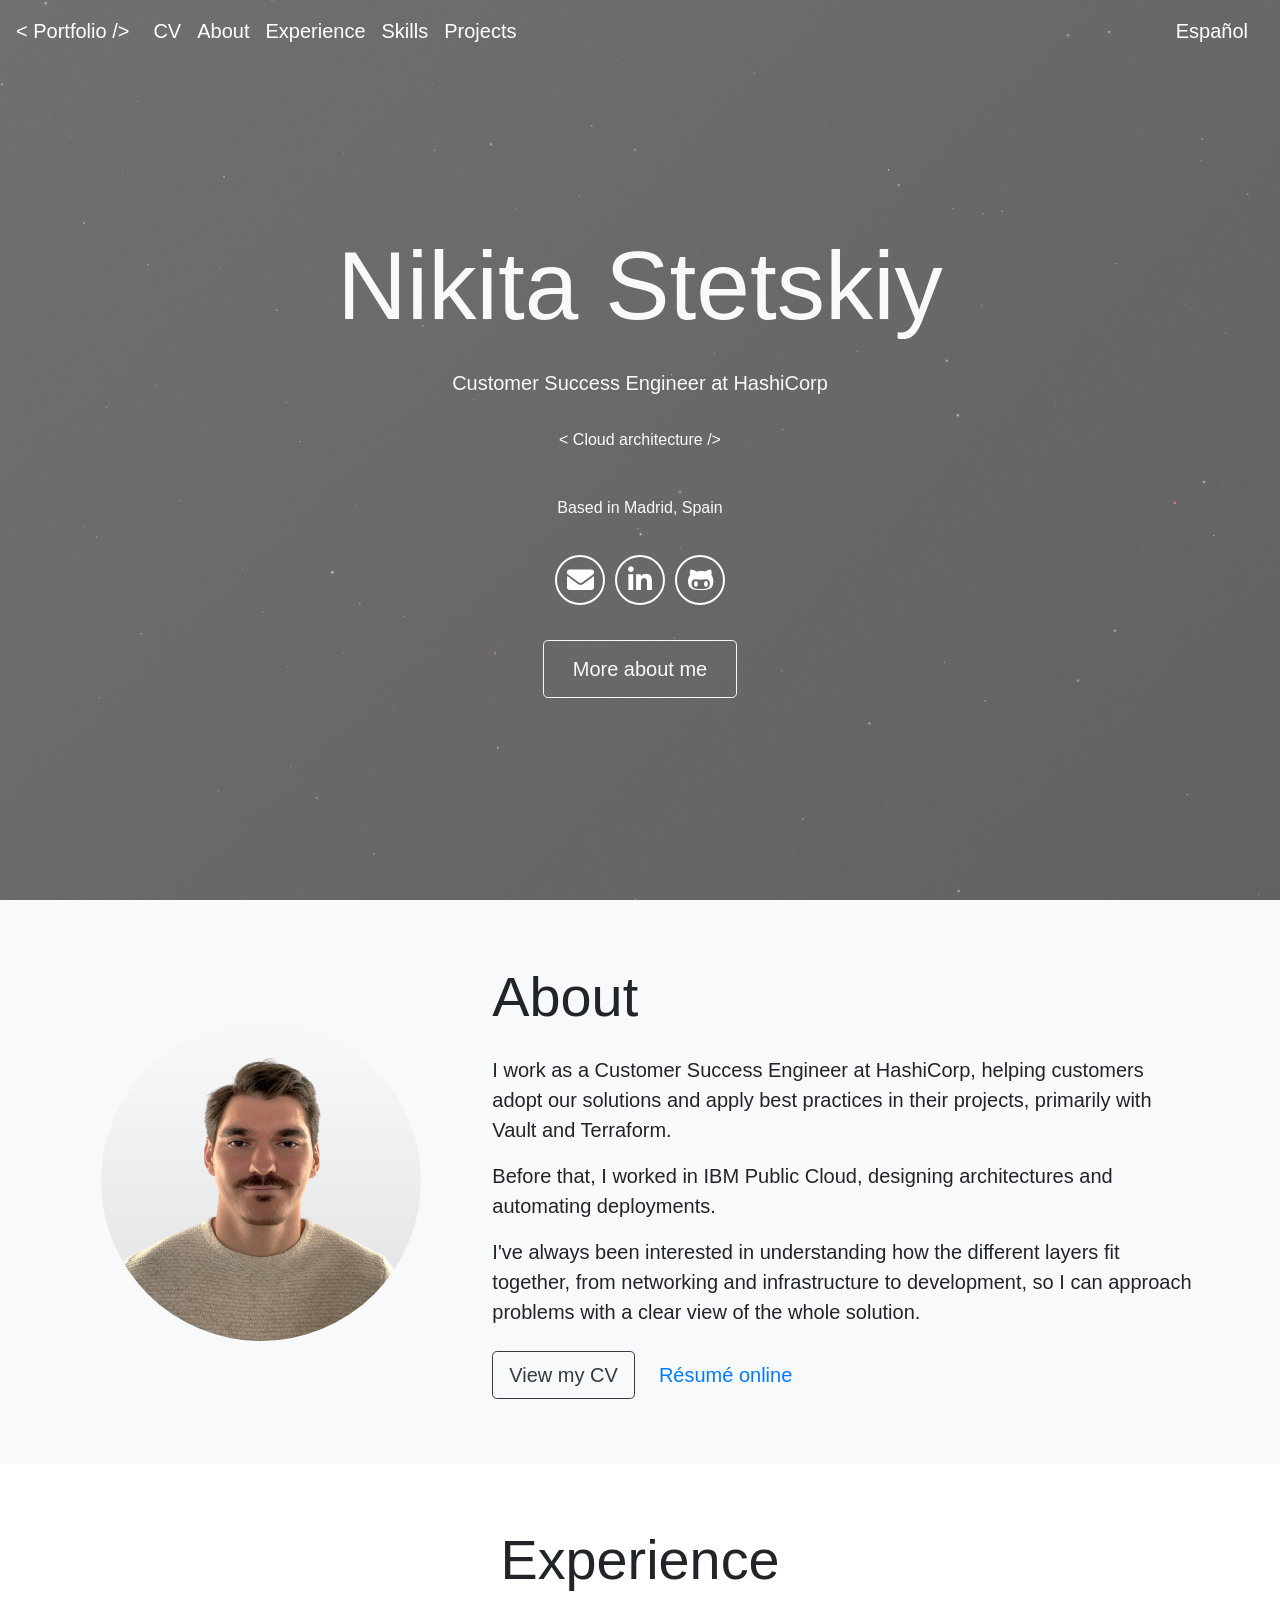
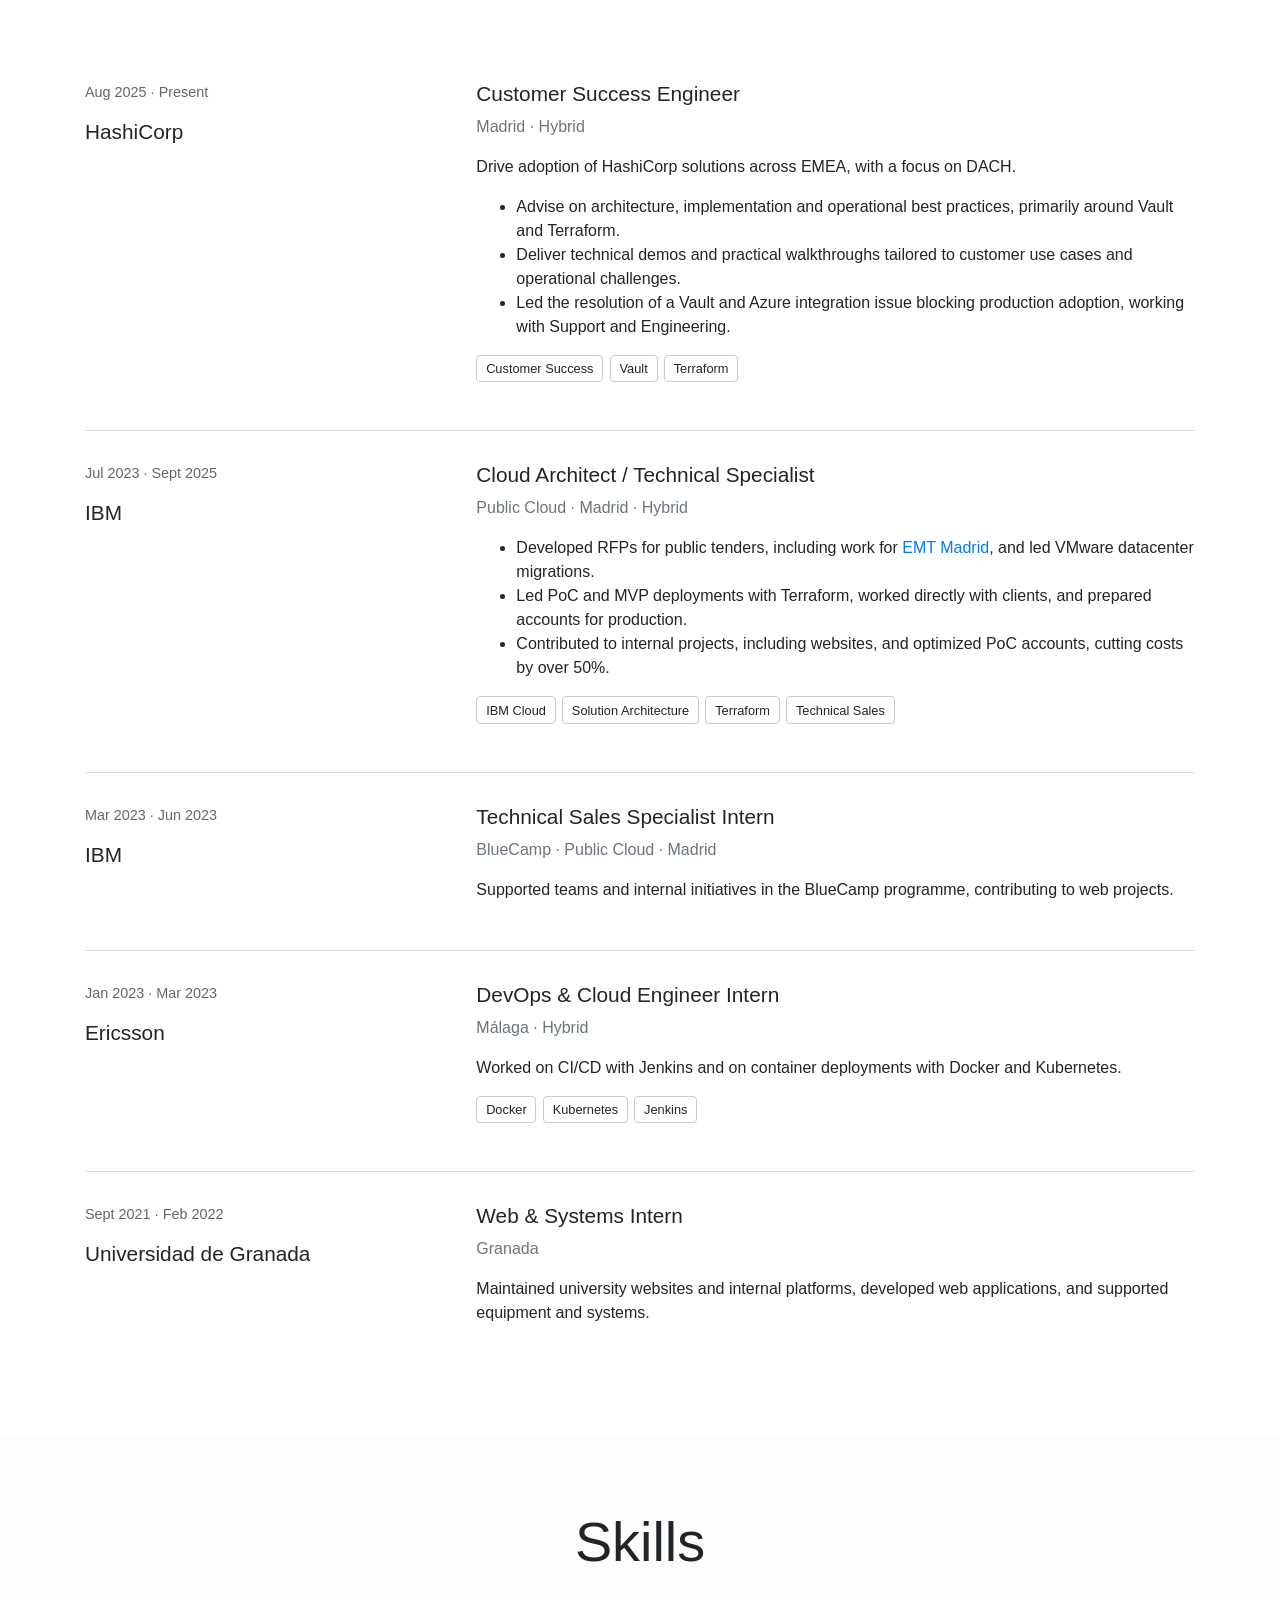
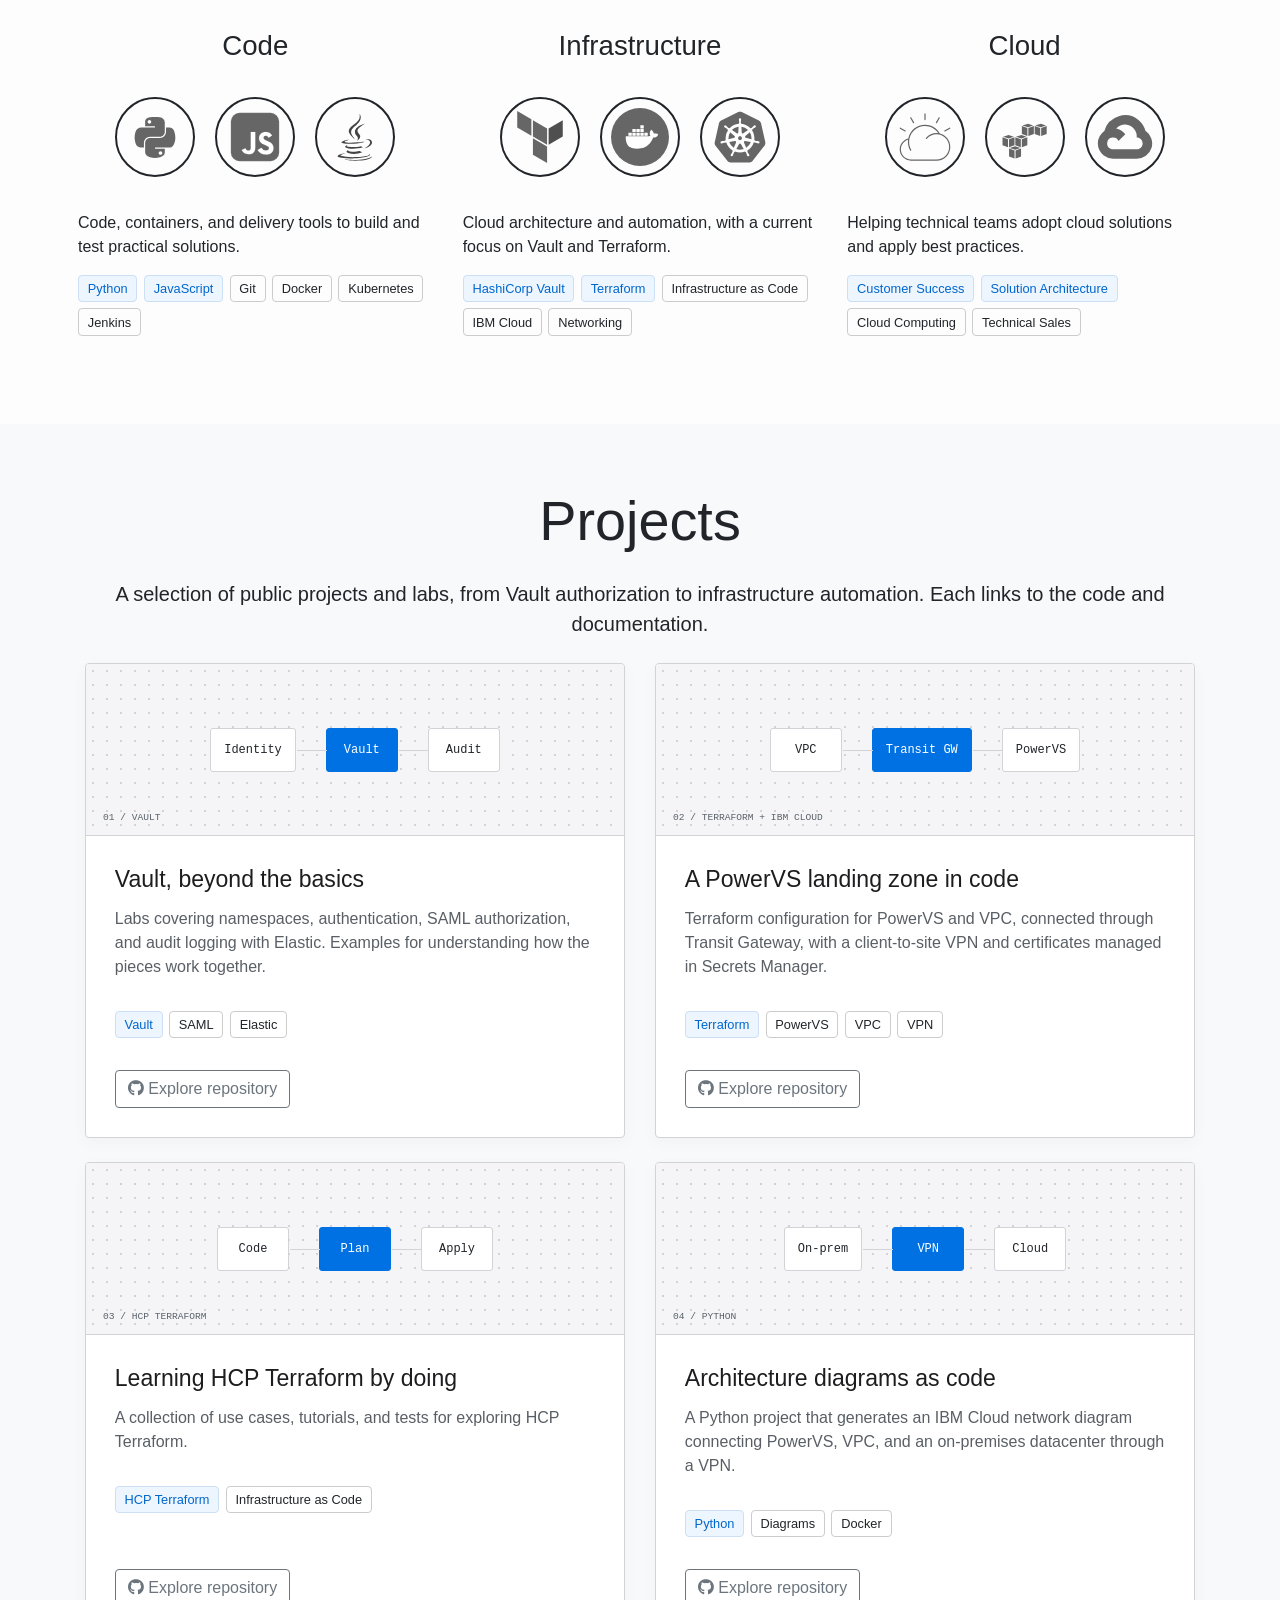
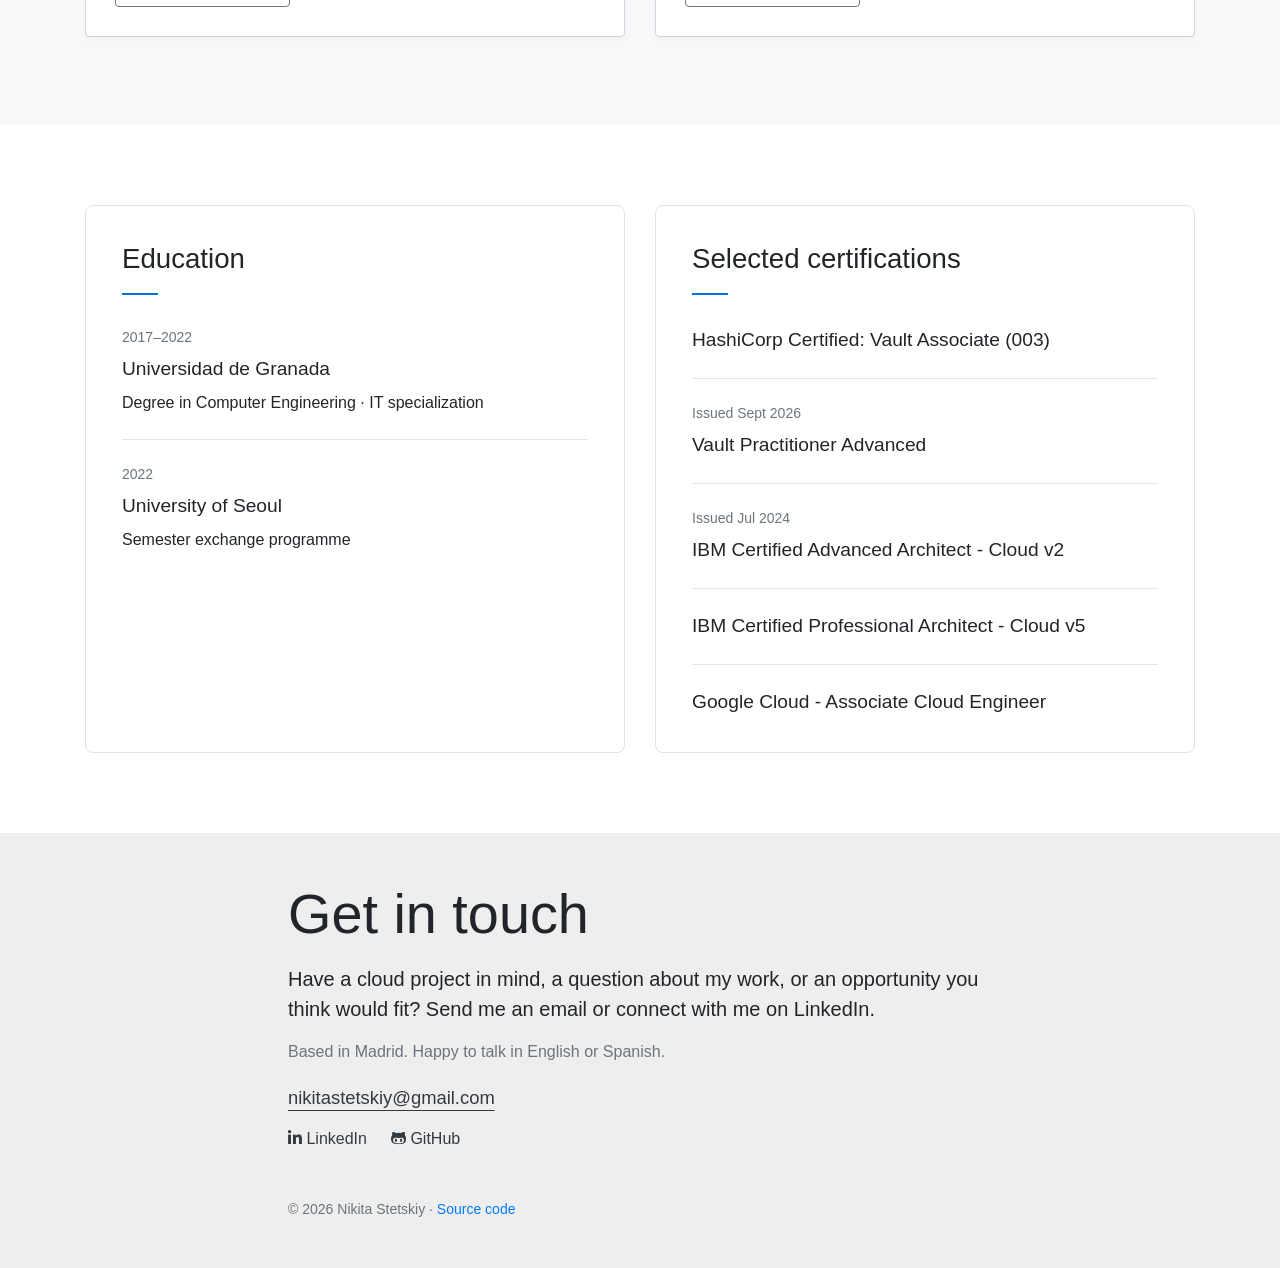
<file: index.html>
<!doctype html>
<html lang="en">
  <head>
    <meta charset="UTF-8" />
    <meta name="viewport" content="width=device-width, initial-scale=1" />
    <meta name="theme-color" content="#000000" />
    <link href="https://use.fontawesome.com/releases/v5.10.2/css/all.css" rel="stylesheet" />
    <meta name="author" content="Nikita Stetskiy" />
    <title>Nikita Stetskiy | Customer Success Engineer at HashiCorp</title>
    <link rel="icon" type="image/png" href="/dev-icon.png" />
    <meta name="description" content="Nikita Stetskiy, Customer Success Engineer at HashiCorp. Cloud architecture, Vault, Terraform and practical infrastructure projects. Madrid, EMEA and DACH." />
    <link rel="canonical" href="https://nikitastetskiy.github.io/" />
    <link rel="alternate" hreflang="en" href="https://nikitastetskiy.github.io/" />
    <link rel="alternate" hreflang="es" href="https://nikitastetskiy.github.io/es/" />
    <link rel="alternate" hreflang="x-default" href="https://nikitastetskiy.github.io/" />
    <meta property="og:type" content="profile" />
    <meta property="og:image" content="https://nikitastetskiy.github.io/assets/profile-B7KHsYdh.png" />
    <meta name="twitter:image" content="https://nikitastetskiy.github.io/assets/profile-B7KHsYdh.png" />
    <meta property="og:title" content="Nikita Stetskiy | Customer Success Engineer at HashiCorp" />
    <meta property="og:description" content="Nikita Stetskiy, Customer Success Engineer at HashiCorp. Cloud architecture, Vault, Terraform and practical infrastructure projects. Madrid, EMEA and DACH." />
    <meta property="og:url" content="https://nikitastetskiy.github.io/" />
    <meta property="og:locale" content="en_GB" />
    <meta name="twitter:card" content="summary" />
    <meta name="twitter:title" content="Nikita Stetskiy | Customer Success Engineer at HashiCorp" />
    <meta name="twitter:description" content="Nikita Stetskiy, Customer Success Engineer at HashiCorp. Cloud architecture, Vault, Terraform and practical infrastructure projects. Madrid, EMEA and DACH." />
    <script type="application/ld+json">{"@context":"https://schema.org","@type":"ProfilePage","url":"https://nikitastetskiy.github.io/","inLanguage":"en","mainEntity":{"@type":"Person","name":"Nikita Stetskiy","url":"https://nikitastetskiy.github.io/","jobTitle":"Customer Success Engineer","worksFor":{"@type":"Organization","name":"HashiCorp"},"sameAs":["https://www.linkedin.com/in/nikitastetskiy/","https://github.com/nikitastetskiy"],"knowsAbout":["Cloud Computing","HashiCorp Vault","Terraform","Customer Success","Infrastructure as Code"]}}</script>
    <script type="module" crossorigin src="/assets/index-BetSgk1S.js"></script>
    <link rel="stylesheet" crossorigin href="/assets/index-C0Pj4z3x.css">
  </head>
  <body>
    <noscript
      ><style>.navbar-toggler{display:none!important}.navbar-collapse{display:block!important}.navbar{background:#eaedef!important;position:static!important}.navbar .brand,.navbar .nav-link{color:#343a40!important}</style></noscript
    >
    <div id="root"><a class="skip-link" href="#main">Skip to content</a><header><nav class="navbar navbar-expand-lg navbar-light fixed-top navbar-transparent" aria-label="Main navigation"><a class="navbar-brand brand" href="/#home">&lt; Portfolio /&gt;</a><button class="navbar-toggler toggler" type="button" aria-expanded="false" aria-controls="site-navigation" aria-label="Menu"><span class="navbar-toggler-icon"></span></button><div id="site-navigation" class="collapse navbar-collapse "><div class="navbar-nav mr-auto"><a class="nav-link lead" href="/resume.pdf" target="_blank" rel="noopener noreferrer">CV</a><a class="nav-link lead" href="#aboutme">About</a><a class="nav-link lead" href="#experience">Experience</a><a class="nav-link lead" href="#skills">Skills</a><a class="nav-link lead" href="#projects">Projects</a></div><a class="nav-link lead language-link" href="/es/" lang="es" hrefLang="es">Español</a></div></nav></header><main id="main" tabindex="-1"><section id="home" aria-labelledby="hero-name" class="jumbotron jumbotron-fluid title bgstyle text-light min-vh-100 d-flex align-content-center align-items-center flex-wrap m-0"><canvas class="starfield" aria-hidden="true"></canvas><div class="container text-center text-mix"><h1 id="hero-name" class="display-1">Nikita Stetskiy</h1><div class="p-3"><p class="lead typist mb-0">Customer Success Engineer<!-- --> <!-- -->at<!-- --> HashiCorp</p></div><div class="hero-tagline"><span class="sr-only">Cloud architecture. Infrastructure as Code. Vault &amp; Terraform. Turning ideas into working solutions</span><span aria-hidden="true">&lt; <!-- -->Cloud architecture<!-- --> /&gt;</span></div><p class="mt-3 mb-0">Based in Madrid, Spain</p><div class="header-icons"><a aria-label="Email me" href="mailto:nikitastetskiy@gmail.com"><i class="icon fa fa-envelope" aria-hidden="true"></i></a><a class="" href="https://www.linkedin.com/in/nikitastetskiy/" target="_blank" rel="noopener noreferrer"><span class="sr-only">LinkedIn</span><i class="icon fab fa-linkedin-in" aria-hidden="true"></i></a><a class="" href="https://github.com/nikitastetskiy" target="_blank" rel="noopener noreferrer"><span class="sr-only">GitHub</span><i class="icon fab fa-github-alt" aria-hidden="true"></i></a></div><a class="btn btn-outline-light btn-lg hero-about" href="#aboutme">More about me</a></div></section><section id="aboutme" class="jumbotron jumbotron-fluid m-0 bg-light"><div class="container"><div class="about-layout"><div class="about-portrait"><img class="border-secondary rounded-circle pic" src="/assets/profile-B7KHsYdh.png" alt="Nikita Stetskiy" width="500" height="500" loading="lazy"/></div><div class="about-copy"><h2 class="display-4 mb-4">About</h2><p class="lead">I work as a Customer Success Engineer at HashiCorp, helping customers adopt our solutions and apply best practices in their projects, primarily with Vault and Terraform.</p><p class="lead">Before that, I worked in IBM Public Cloud, designing architectures and automating deployments.</p><p class="lead">I&#x27;ve always been interested in understanding how the different layers fit together, from networking and infrastructure to development, so I can approach problems with a clear view of the whole solution.</p><p class="about-actions lead mt-4 mb-0"><a class="btn btn-outline-dark btn-lg" href="/resume.pdf" target="_blank" rel="noopener noreferrer">View my CV</a><a href="/resume/">Résumé online</a></p></div></div></div></section><section id="experience" class="jumbotron jumbotron-fluid m-0 bg-white"><div class="container"><h2 class="display-4 pb-5 text-center">Experience</h2><div class="experience-list"><article class="experience-entry"><div class="experience-meta"><p><time dateTime="2025-08">Aug 2025</time> ·<!-- --> <!-- -->Present</p><h3>HashiCorp</h3></div><div><h3>Customer Success Engineer</h3><p class="text-muted">Madrid · Hybrid</p><p>Drive adoption of HashiCorp solutions across EMEA, with a focus on DACH.</p><ul><li>Advise on architecture, implementation and operational best practices, primarily around Vault and Terraform.</li><li>Deliver technical demos and practical walkthroughs tailored to customer use cases and operational challenges.</li><li>Led the resolution of a Vault and Azure integration issue blocking production adoption, working with Support and Engineering.</li></ul><ul class="skill-tags"><li>Customer Success</li><li>Vault</li><li>Terraform</li></ul></div></article><article class="experience-entry"><div class="experience-meta"><p><time dateTime="2023-07">Jul 2023</time> ·<!-- --> <time dateTime="2025-09">Sept 2025</time></p><h3>IBM</h3></div><div><h3>Cloud Architect / Technical Specialist</h3><p class="text-muted">Public Cloud · Madrid · Hybrid</p><ul><li>Developed RFPs for public tenders, including work for <a class="" href="https://es.newsroom.ibm.com/announcements?item=122846" target="_blank" rel="noopener noreferrer">EMT Madrid</a>, and led VMware datacenter migrations.</li><li>Led PoC and MVP deployments with Terraform, worked directly with clients, and prepared accounts for production.</li><li>Contributed to internal projects, including websites, and optimized PoC accounts, cutting costs by over 50%.</li></ul><ul class="skill-tags"><li>IBM Cloud</li><li>Solution Architecture</li><li>Terraform</li><li>Technical Sales</li></ul></div></article><article class="experience-entry"><div class="experience-meta"><p><time dateTime="2023-03">Mar 2023</time> ·<!-- --> <time dateTime="2023-06">Jun 2023</time></p><h3>IBM</h3></div><div><h3>Technical Sales Specialist Intern</h3><p class="text-muted">BlueCamp · Public Cloud · Madrid</p><p>Supported teams and internal initiatives in the BlueCamp programme, contributing to web projects.</p></div></article><article class="experience-entry"><div class="experience-meta"><p><time dateTime="2023-01">Jan 2023</time> ·<!-- --> <time dateTime="2023-03">Mar 2023</time></p><h3>Ericsson</h3></div><div><h3>DevOps &amp; Cloud Engineer Intern</h3><p class="text-muted">Málaga · Hybrid</p><p>Worked on CI/CD with Jenkins and on container deployments with Docker and Kubernetes.</p><ul class="skill-tags"><li>Docker</li><li>Kubernetes</li><li>Jenkins</li></ul></div></article><article class="experience-entry"><div class="experience-meta"><p><time dateTime="2021-09">Sept 2021</time> ·<!-- --> <time dateTime="2022-02">Feb 2022</time></p><h3>Universidad de Granada</h3></div><div><h3>Web &amp; Systems Intern</h3><p class="text-muted">Granada</p><p>Maintained university websites and internal platforms, developed web applications, and supported equipment and systems.</p></div></article></div></div></section><section id="skills" class="jumbotron jumbotron-fluid m-0"><div class="container p-2"><h2 class="display-4 pb-4 text-center">Skills</h2><div class="row skills-grid"><div class="col-md-4 skill-group"><div class="tech text-center"><h3 class="pb-3">Code</h3><div class="icons"><img src="data:image/svg+xml,%3c?xml%20version=&#x27;1.0&#x27;%20encoding=&#x27;utf-8&#x27;?%3e%3c!DOCTYPE%20svg%20PUBLIC%20&#x27;-//W3C//DTD%20SVG%201.1//EN&#x27;%20&#x27;http://www.w3.org/Graphics/SVG/1.1/DTD/svg11.dtd&#x27;%3e%3c!--%20Uploaded%20to:%20SVG%20Repo,%20www.svgrepo.com,%20Generator:%20SVG%20Repo%20Mixer%20Tools%20--%3e%3csvg%20width=&#x27;800px&#x27;%20height=&#x27;800px&#x27;%20viewBox=&#x27;0%200%2032%2032&#x27;%20version=&#x27;1.1&#x27;%20xmlns=&#x27;http://www.w3.org/2000/svg&#x27;%20xmlns:xlink=&#x27;http://www.w3.org/1999/xlink&#x27;%3e%3cpath%20fill=&#x27;%23666666&#x27;%20d=&#x27;M13.275%2015.88h5.417c1.508%200%202.712-1.241%202.712-2.756v-5.164c0-1.47-1.24-2.574-2.712-2.819-0.932-0.155-1.898-0.226-2.825-0.221s-1.813%200.083-2.592%200.221c-2.295%200.405-2.712%201.254-2.712%202.819v2.067h5.423v0.689h-7.459c-1.576%200-2.956%200.947-3.388%202.75-0.498%202.066-0.52%203.355%200%205.512%200.385%201.606%201.306%202.75%202.882%202.75h1.865v-2.478c0-1.79%201.549-3.369%203.388-3.369zM12.933%208.649c-0.562%200-1.018-0.461-1.018-1.030%200-0.572%200.455-1.037%201.018-1.037%200.56%200%201.018%200.465%201.018%201.037%200%200.57-0.457%201.030-1.018%201.030zM26.826%2013.465c-0.389-1.569-1.133-2.75-2.712-2.75h-2.035v2.408c0%201.867-1.583%203.439-3.388%203.439h-5.417c-1.484%200-2.712%201.27-2.712%202.756v5.164c0%201.47%201.278%202.334%202.712%202.756%201.717%200.505%203.363%200.596%205.417%200%201.365-0.395%202.712-1.191%202.712-2.756v-2.067h-5.417v-0.689h8.129c1.576%200%202.163-1.099%202.712-2.75%200.566-1.699%200.542-3.332%200-5.512zM19.033%2023.794c0.562%200%201.018%200.461%201.018%201.030%200%200.572-0.456%201.037-1.018%201.037-0.56%200-1.018-0.465-1.018-1.037%200-0.57%200.457-1.030%201.018-1.030z&#x27;%3e%3c/path%3e%3c/svg%3e" alt="Python" title="Python" width="60" height="60" loading="lazy"/></div><div class="icons"><img src="data:image/svg+xml,%3csvg%20xmlns=&#x27;http://www.w3.org/2000/svg&#x27;%20aria-label=&#x27;JavaScript&#x27;%20role=&#x27;img&#x27;%20viewBox=&#x27;-51.2%20-51.2%20614.40%20614.40&#x27;%20fill=&#x27;%23ffffff&#x27;%20stroke=&#x27;%23ffffff&#x27;%3e%3cg%20id=&#x27;SVGRepo_bgCarrier&#x27;%20stroke-width=&#x27;0&#x27;%3e%3c/g%3e%3cg%20id=&#x27;SVGRepo_tracerCarrier&#x27;%20stroke-linecap=&#x27;round&#x27;%20stroke-linejoin=&#x27;round&#x27;%3e%3c/g%3e%3cg%20id=&#x27;SVGRepo_iconCarrier&#x27;%3e%3crect%20width=&#x27;512&#x27;%20height=&#x27;512&#x27;%20rx=&#x27;15%25&#x27;%20fill=&#x27;%23666666&#x27;%3e%3c/rect%3e%3cpath%20d=&#x27;M324%20370c10%2017%2024%2029%2047%2029c20%200%2033-10%2033%20-24c0-16%20-13%20-22%20-35%20-32l-12-5c-35-15%20-58%20-33%20-58%20-72c0-36%2027%20-64%2070%20-64c31%200%2053%2011%2068%2039l-37%2024c-8-15%20-17%20-21%20-31%20-21c-14%200-23%209%20-23%2021c0%2014%209%2020%2030%2029l12%205c41%2018%2064%2035%2064%2076c0%2043-34%2067%20-80%2067c-45%200-74%20-21%20-88%20-49zm-170%204c8%2013%2014%2025%2031%2025c16%200%2026-6%2026%20-30V203h48v164c0%2050-29%2072%20-72%2072c-39%200-61%20-20%20-72%20-44z&#x27;%3e%3c/path%3e%3c/g%3e%3c/svg%3e" alt="JavaScript" title="JavaScript" width="60" height="60" loading="lazy"/></div><div class="icons"><img src="data:image/svg+xml,%3c?xml%20version=&#x27;1.0&#x27;%20encoding=&#x27;utf-8&#x27;?%3e%3c!DOCTYPE%20svg%20PUBLIC%20&#x27;-//W3C//DTD%20SVG%201.1//EN&#x27;%20&#x27;http://www.w3.org/Graphics/SVG/1.1/DTD/svg11.dtd&#x27;%3e%3c!--%20Uploaded%20to:%20SVG%20Repo,%20www.svgrepo.com,%20Generator:%20SVG%20Repo%20Mixer%20Tools%20--%3e%3csvg%20width=&#x27;800px&#x27;%20height=&#x27;800px&#x27;%20viewBox=&#x27;0%200%2032%2032&#x27;%20version=&#x27;1.1&#x27;%20xmlns=&#x27;http://www.w3.org/2000/svg&#x27;%20xmlns:xlink=&#x27;http://www.w3.org/1999/xlink&#x27;%3e%3cpath%20fill=&#x27;%23444444&#x27;%20d=&#x27;M12.557%2023.22c0%200-0.982%200.571%200.699%200.765%202.037%200.232%203.079%200.199%205.324-0.226%200%200%200.59%200.37%201.415%200.691-5.033%202.157-11.39-0.125-7.437-1.23zM11.942%2020.405c0%200-1.102%200.816%200.581%200.99%202.176%200.224%203.895%200.243%206.869-0.33%200%200%200.411%200.417%201.058%200.645-6.085%201.779-12.863%200.14-8.508-1.305zM17.127%2015.63c1.24%201.428-0.326%202.713-0.326%202.713s3.149-1.625%201.703-3.661c-1.351-1.898-2.386-2.841%203.221-6.093%200%200-8.801%202.198-4.598%207.042zM23.783%2025.302c0%200%200.727%200.599-0.801%201.062-2.905%200.88-12.091%201.146-14.643%200.035-0.917-0.399%200.803-0.953%201.344-1.069%200.564-0.122%200.887-0.1%200.887-0.1-1.020-0.719-6.594%201.411-2.831%202.021%2010.262%201.664%2018.706-0.749%2016.044-1.95zM13.029%2017.489c0%200-4.673%201.11-1.655%201.513%201.274%200.171%203.814%200.132%206.181-0.066%201.934-0.163%203.876-0.51%203.876-0.51s-0.682%200.292-1.175%200.629c-4.745%201.248-13.911%200.667-11.272-0.609%202.232-1.079%204.046-0.956%204.046-0.956zM21.412%2022.174c4.824-2.506%202.593-4.915%201.037-4.591-0.382%200.079-0.552%200.148-0.552%200.148s0.142-0.222%200.412-0.318c3.079-1.083%205.448%203.193-0.994%204.887-0%200%200.075-0.067%200.097-0.126zM18.503%203.337c0%200%202.671%202.672-2.534%206.781-4.174%203.296-0.952%205.176-0.002%207.323-2.436-2.198-4.224-4.133-3.025-5.934%201.761-2.644%206.638-3.925%205.56-8.17zM13.503%2028.966c4.63%200.296%2011.74-0.164%2011.908-2.355%200%200-0.324%200.831-3.826%201.49-3.952%200.744-8.826%200.657-11.716%200.18%200%200%200.592%200.49%203.635%200.685z&#x27;%3e%3c/path%3e%3c/svg%3e" alt="Java" title="Java" width="60" height="60" loading="lazy"/></div></div><p>Code, containers, and delivery tools to build and test practical solutions.</p><ul class="skill-tags"><li class="tag-highlight">Python</li><li class="tag-highlight">JavaScript</li><li>Git</li><li>Docker</li><li>Kubernetes</li><li>Jenkins</li></ul></div><div class="col-md-4 skill-group"><div class="tech text-center"><h3 class="pb-3">Infrastructure</h3><div class="icons"><img src="data:image/svg+xml,%3csvg%20width=&#x27;180px&#x27;%20height=&#x27;180px&#x27;%20viewBox=&#x27;-34.96%20-17.505%20325.92%20325.92&#x27;%20version=&#x27;1.1&#x27;%20xmlns=&#x27;http://www.w3.org/2000/svg&#x27;%20xmlns:xlink=&#x27;http://www.w3.org/1999/xlink&#x27;%20preserveAspectRatio=&#x27;xMidYMid&#x27;%20fill=&#x27;%23000000&#x27;%3e%3cg%20id=&#x27;SVGRepo_bgCarrier&#x27;%20stroke-width=&#x27;0&#x27;%3e%3c/g%3e%3cg%20id=&#x27;SVGRepo_tracerCarrier&#x27;%20stroke-linecap=&#x27;round&#x27;%20stroke-linejoin=&#x27;round&#x27;%3e%3c/g%3e%3cg%20id=&#x27;SVGRepo_iconCarrier&#x27;%3e%3cg%3e%3cpolygon%20fill=&#x27;%234f4f4f&#x27;%20points=&#x27;176.485057%20188.994162%20256.000302%20143.127442%20256.000302%2051.2485453%20176.485057%2097.2122358&#x27;%3e%3c/polygon%3e%3cpath%20d=&#x27;M88.2425283,51.2485453%20L167.757774,97.2122358%20L167.757774,188.994162%20L88.2425283,143.078957%20M0,91.8304113%20L79.5152453,137.745617%20L79.5152453,45.9152057%20L0,0%20M88.2425283,244.994228%20L167.757774,290.909434%20L167.757774,199.079023%20L88.2425283,153.163817&#x27;%20fill=&#x27;%23666666&#x27;%3e%3c/path%3e%3c/g%3e%3c/g%3e%3c/svg%3e" alt="Terraform" title="Terraform" width="60" height="60" loading="lazy"/></div><div class="icons"><img src="data:image/svg+xml,%3c?xml%20version=&#x27;1.0&#x27;%20encoding=&#x27;utf-8&#x27;?%3e%3c!--%20Uploaded%20to:%20SVG%20Repo,%20www.svgrepo.com,%20Generator:%20SVG%20Repo%20Mixer%20Tools%20--%3e%3csvg%20width=&#x27;800px&#x27;%20height=&#x27;800px&#x27;%20viewBox=&#x27;0%200%201024%201024&#x27;%20xmlns=&#x27;http://www.w3.org/2000/svg&#x27;%3e%3ccircle%20cx=&#x27;512&#x27;%20cy=&#x27;512&#x27;%20r=&#x27;512&#x27;%20style=&#x27;fill:%23666666&#x27;/%3e%3cpath%20d=&#x27;M827.3%20461.5c-1.6-1.3-16.1-12.2-46.7-12.2-8.1%200-16.2.6-24.2%202.1-5.9-40.7-39.5-60.5-41-61.4l-8.2-4.8-5.4%207.8c-6.8%2010.5-11.7%2022-14.6%2034.2-5.5%2023.2-2.2%2045%209.6%2063.6-14.2%207.9-37.1%209.9-41.7%2010H277c-9.9%200-17.9%208-17.9%2017.9-.4%2033.1%205.2%2066%2016.5%2097.1%2013%2034.2%2032.4%2059.3%2057.6%2074.7%2028.2%2017.3%2074.1%2027.2%20126.2%2027.2%2023.5.1%2047-2.1%2070.1-6.4%2032.1-5.9%2063-17.1%2091.4-33.2%2023.4-13.6%2044.5-30.8%2062.4-51.1%2029.9-33.9%2047.8-71.7%2061.1-105.2h5.3c32.8%200%2053-13.1%2064.1-24.1%207.4-7%2013.2-15.5%2016.9-25l2.3-6.9-5.7-4.3zM312%20489.9h50.7c2.4%200%204.4-2%204.4-4.4v-45.1c0-2.4-2-4.4-4.4-4.5H312c-2.4%200-4.4%202-4.4%204.4v45.2c0%202.5%202%204.4%204.4%204.4m69.9%200h50.7c2.4%200%204.4-2%204.4-4.4v-45.1c0-2.4-2-4.4-4.4-4.5h-50.7c-2.5%200-4.5%202-4.5%204.5v45.1c0%202.5%202%204.4%204.5%204.4m70.8.1h50.7c2.4%200%204.4-2%204.4-4.4v-45.1c0-2.4-2-4.4-4.4-4.5h-50.7c-2.4%200-4.4%202-4.4%204.4v45.2c0%202.4%202%204.3%204.4%204.4m70.1%200h50.7c2.4%200%204.4-2%204.5-4.4v-45.1c0-2.5-2-4.5-4.5-4.5h-50.7c-2.4%200-4.4%202-4.4%204.4v45.2c0%202.4%201.9%204.4%204.4%204.4m-141-65h50.7c2.4%200%204.4-2%204.4-4.5v-45.1c0-2.4-2-4.4-4.4-4.4h-50.7c-2.5%200-4.4%202-4.5%204.4v45.1c.1%202.5%202.1%204.5%204.5%204.5m70.9%200h50.7c2.4%200%204.4-2%204.4-4.5v-45.1c0-2.4-2-4.4-4.4-4.4h-50.7c-2.4%200-4.4%202-4.4%204.4v45.1c0%202.5%202%204.5%204.4%204.5m70.1%200h50.7c2.5%200%204.4-2%204.5-4.5v-45.1c0-2.5-2-4.4-4.5-4.4h-50.7c-2.4%200-4.4%202-4.4%204.4v45.1c0%202.5%201.9%204.5%204.4%204.5m0-64.9h50.7c2.5%200%204.5-2%204.5-4.5v-45.2c0-2.4-2-4.4-4.5-4.4h-50.7c-2.4%200-4.4%202-4.4%204.4v45.2c0%202.5%201.9%204.5%204.4%204.5M593.4%20490h50.7c2.4%200%204.4-2%204.4-4.4v-45.1c0-2.5-2-4.4-4.4-4.5h-50.7c-2.4%200-4.4%202-4.4%204.4v45.2c0%202.4%202%204.4%204.4%204.4&#x27;%20style=&#x27;fill:%23fff&#x27;/%3e%3c/svg%3e" alt="Docker" title="Docker" width="60" height="60" loading="lazy"/></div><div class="icons"><img src="data:image/svg+xml,%3c?xml%20version=&#x27;1.0&#x27;%20encoding=&#x27;utf-8&#x27;?%3e%3c!--%20Uploaded%20to:%20SVG%20Repo,%20www.svgrepo.com,%20Generator:%20SVG%20Repo%20Mixer%20Tools%20--%3e%3csvg%20width=&#x27;800px&#x27;%20height=&#x27;800px&#x27;%20viewBox=&#x27;0%200%2016%2016&#x27;%20xmlns=&#x27;http://www.w3.org/2000/svg&#x27;%20fill=&#x27;none&#x27;%3e%3cpath%20fill=&#x27;%23666666&#x27;%20fill-rule=&#x27;evenodd&#x27;%20d=&#x27;M5.374%2015c-.335%200-.66-.153-.874-.431l-3.254-4.172a1.15%201.15%200%2001-.214-.978l1.165-5.207c.074-.345.298-.623.605-.776l4.715-2.32c.15-.078.317-.116.485-.116.168%200%20.335.038.485.115L13.2%203.426c.308.153.532.432.606.777l1.165%205.207c.074.345%200%20.7-.214.978L11.5%2014.566c-.214.268-.54.434-.875.434h-5.25zm7.718-5.835l.031.008a.308.308%200%2001.26.371.306.306%200%2001-.396.223h-.004l-.003-.001-.003-.001-.03-.007-.05-.01a2.548%202.548%200%2001-.274-.106%202.87%202.87%200%2000-.533-.156.242.242%200%2000-.171.063%204.76%204.76%200%2000-.131-.023%203.972%203.972%200%2001-1.764%202.212c.015.042.032.083.051.123a.239.239%200%2000-.023.18c.074.17.165.332.271.484.06.078.114.16.164.244l.028.057.012.025a.306.306%200%2001-.381.44.307.307%200%2001-.172-.18%202.608%202.608%200%2000-.01-.02l-.028-.058a2.545%202.545%200%2001-.089-.28%202.835%202.835%200%2000-.21-.512.242.242%200%2000-.156-.095%205.926%205.926%200%2001-.03-.053l-.035-.064a3.97%203.97%200%2001-2.824-.007l-.069.125a.249.249%200%2000-.132.064c-.104.17-.184.355-.237.548a2.525%202.525%200%2001-.088.28l-.025.05-.013.027v.001a.307.307%200%2011-.553-.261l.014-.03.026-.052c.05-.085.104-.166.164-.244.108-.156.2-.322.277-.496a.302.302%200%2000-.028-.173l.056-.133A3.972%203.972%200%20014.22%209.532l-.134.023a.34.34%200%2000-.176-.062%202.872%202.872%200%2000-.533.156c-.09.04-.181.075-.274.105l-.05.011-.03.007H3.02l-.002.002h-.005a.308.308%200%2001-.397-.349.306.306%200%2001.261-.245l.004-.001h.003l.006-.002c.024-.006.054-.014.076-.018.097-.013.195-.021.293-.023.186-.013.37-.043.549-.09a.422.422%200%2000.131-.133l.128-.037a3.938%203.938%200%2001.624-2.752l-.097-.087a.338.338%200%2000-.062-.176%202.854%202.854%200%2000-.455-.319%202.557%202.557%200%2001-.254-.148%201.129%201.129%200%2001-.063-.05l-.004-.004a.323.323%200%2001-.076-.45.295.295%200%2001.244-.107.365.365%200%2001.213.08l.022.017c.016.013.034.026.046.037.071.067.139.139.202.213.125.137.263.262.412.372.056.03.121.036.182.018l.11.078a3.938%203.938%200%20012.552-1.224l.007-.129a.332.332%200%2000.1-.157%202.844%202.844%200%2000-.034-.554%202.555%202.555%200%2001-.042-.29v-.053-.025-.004-.004A.306.306%200%20018%202.82a.308.308%200%2001.306.337v.087a2.53%202.53%200%2001-.041.29%202.85%202.85%200%2000-.035.553.242.242%200%2000.1.153v.007l.007.13c.967.087%201.87.522%202.54%201.223l.116-.083a.34.34%200%2000.186-.02c.149-.11.287-.235.412-.373a2.53%202.53%200%2001.202-.213l.051-.04.017-.014a.308.308%200%2001.472.388.307.307%200%2001-.09.09c-.008.005-.017.012-.025.02l-.043.033a2.549%202.549%200%2001-.254.148%202.865%202.865%200%2000-.455.32.24.24%200%2000-.058.172%204.458%204.458%200%2001-.05.044l-.058.053c.542.806.769%201.783.637%202.745l.123.036c.031.056.077.101.132.132.18.048.364.078.55.09.097.003.195.01.292.024l.058.013zm-2.875-3.1l-1.308.925-.004-.002a.27.27%200%2001-.43-.205v-.001l-.091-1.598a3.183%203.183%200%20011.833.882zM7.754%207.818h.492l.306.381-.11.476L8%208.886l-.443-.213-.11-.475.307-.381zM7.29%205.24c.107-.024.216-.043.326-.056l-.09%201.6-.008.004a.268.268%200%2001-.293.256.27.27%200%2001-.135-.05l-.002.001-1.316-.93c.419-.41.945-.696%201.518-.825zM5.296%206.663l1.201%201.071-.001.007a.269.269%200%2001-.106.462l-.001.005-1.54.443a3.134%203.134%200%2001.447-1.988zm1.608%202.846l-.612%201.474a3.16%203.16%200%2001-1.27-1.586L6.6%209.13l.003.003a.265.265%200%2001.18.029.27.27%200%2001.117.341l.004.006zm1.806%201.896c-.572.13-1.17.1-1.726-.088l.777-1.4h.001a.27.27%200%2001.475-.001h.006l.779%201.402a3.286%203.286%200%2001-.312.087zm1.004-.416L9.096%209.5l.001-.003a.269.269%200%2001.296-.37l.003-.004%201.593.269a3.147%203.147%200%2001-1.275%201.597zm1.442-2.343L9.61%208.201l-.002-.006a.27.27%200%2001-.185-.343.27.27%200%2001.08-.12L9.5%207.73l1.195-1.067c.366.594.527%201.29.46%201.983z&#x27;%20clip-rule=&#x27;evenodd&#x27;/%3e%3c/svg%3e" alt="Kubernetes" title="Kubernetes" width="60" height="60" loading="lazy"/></div></div><p>Cloud architecture and automation, with a current focus on Vault and Terraform.</p><ul class="skill-tags"><li class="tag-highlight">HashiCorp Vault</li><li class="tag-highlight">Terraform</li><li>Infrastructure as Code</li><li>IBM Cloud</li><li>Networking</li></ul></div><div class="col-md-4 skill-group"><div class="tech text-center"><h3 class="pb-3">Cloud</h3><div class="icons"><img src="data:image/svg+xml,%3csvg%20fill=&#x27;%23666666&#x27;%20version=&#x27;1.1&#x27;%20id=&#x27;Layer_1&#x27;%20xmlns=&#x27;http://www.w3.org/2000/svg&#x27;%20xmlns:xlink=&#x27;http://www.w3.org/1999/xlink&#x27;%20viewBox=&#x27;-1.6%20-1.6%2035.20%2035.20&#x27;%20xml:space=&#x27;preserve&#x27;%20stroke=&#x27;%23666666&#x27;%20stroke-width=&#x27;0.00032&#x27;%20transform=&#x27;rotate(0)&#x27;%3e%3cg%20id=&#x27;SVGRepo_bgCarrier&#x27;%20stroke-width=&#x27;0&#x27;%3e%3c/g%3e%3cg%20id=&#x27;SVGRepo_tracerCarrier&#x27;%20stroke-linecap=&#x27;round&#x27;%20stroke-linejoin=&#x27;round&#x27;%3e%3c/g%3e%3cg%20id=&#x27;SVGRepo_iconCarrier&#x27;%3e%3cpath%20id=&#x27;ibm--cloud_1_&#x27;%20d=&#x27;M23,30.36H7.5c-3.783,0-6.86-3.078-6.86-6.86c0-3.156,2.184-5.922,5.228-6.665%20C6.866,12.159,11.03,8.64,16,8.64c3.727,0,7.169,2.007,9.011,5.244c3.642,0.903,6.35,4.199,6.35,8.116%20C31.36,26.609,27.609,30.36,23,30.36z%20M5.732,17.618C3.169,18.388,1.36,20.782,1.36,23.5c0,3.386,2.754,6.14,6.14,6.14H23%20c4.213,0,7.64-3.427,7.64-7.64s-3.427-7.64-7.64-7.64c-2.27,0-4.406,0.999-5.863,2.741c-0.128,0.154-0.355,0.172-0.507,0.046%20c-0.152-0.128-0.173-0.355-0.045-0.507c1.594-1.906,3.932-2.999,6.416-2.999c0.358,0,0.711,0.022,1.058,0.066%20C22.282,11.008,19.258,9.36,16,9.36c-5.315,0-9.64,4.325-9.64,9.64c0,1.691,0.445,3.356,1.286,4.813%20c0.099,0.172,0.04,0.393-0.132,0.491c-0.174,0.101-0.393,0.042-0.492-0.132C6.118,22.606,5.64,20.818,5.64,19%20C5.64,18.531,5.671,18.07,5.732,17.618z%20M28.027,12.735c-0.124,0-0.245-0.064-0.312-0.18c-0.1-0.172-0.041-0.393,0.132-0.492%20l2.973-1.716c0.172-0.097,0.393-0.041,0.491,0.132c0.1,0.172,0.041,0.393-0.132,0.492l-2.973,1.716%20C28.15,12.72,28.089,12.735,28.027,12.735z%20M3.972,12.735c-0.061,0-0.123-0.015-0.18-0.048L0.82,10.972%20c-0.172-0.1-0.231-0.32-0.132-0.492c0.1-0.171,0.318-0.232,0.492-0.132l2.973,1.716c0.172,0.1,0.231,0.32,0.132,0.492%20C4.218,12.671,4.097,12.735,3.972,12.735z%20M9.057,7.653c-0.125,0-0.246-0.064-0.312-0.18L7.028,4.5%20C6.929,4.328,6.988,4.108,7.16,4.009c0.172-0.101,0.393-0.04,0.492,0.131l1.716,2.973c0.099,0.172,0.04,0.393-0.132,0.492%20C9.18,7.638,9.118,7.653,9.057,7.653z%20M22.943,7.653c-0.062,0-0.123-0.015-0.18-0.048c-0.173-0.1-0.231-0.32-0.132-0.492%20l1.716-2.973c0.1-0.172,0.321-0.229,0.491-0.132c0.173,0.1,0.231,0.32,0.132,0.492l-1.716,2.973%20C23.188,7.588,23.067,7.653,22.943,7.653z%20M16,5.792c-0.199,0-0.36-0.161-0.36-0.36V2c0-0.199,0.161-0.36,0.36-0.36%20S16.36,1.801,16.36,2v3.433C16.36,5.631,16.199,5.792,16,5.792z&#x27;%3e%3c/path%3e%3crect%20id=&#x27;_Transparent_Rectangle&#x27;%20style=&#x27;fill:none;&#x27;%20width=&#x27;32&#x27;%20height=&#x27;32&#x27;%3e%3c/rect%3e%3c/g%3e%3c/svg%3e" alt="IBM Cloud" title="IBM Cloud" width="60" height="60" loading="lazy"/></div><div class="icons"><img src="data:image/svg+xml,%3c?xml%20version=&#x27;1.0&#x27;%20encoding=&#x27;utf-8&#x27;?%3e%3c!DOCTYPE%20svg%20PUBLIC%20&#x27;-//W3C//DTD%20SVG%201.1//EN&#x27;%20&#x27;http://www.w3.org/Graphics/SVG/1.1/DTD/svg11.dtd&#x27;%3e%3c!--%20Uploaded%20to:%20SVG%20Repo,%20www.svgrepo.com,%20Generator:%20SVG%20Repo%20Mixer%20Tools%20--%3e%3csvg%20width=&#x27;800px&#x27;%20height=&#x27;800px&#x27;%20viewBox=&#x27;0%20-1%2034%2034&#x27;%20version=&#x27;1.1&#x27;%20xmlns=&#x27;http://www.w3.org/2000/svg&#x27;%20xmlns:xlink=&#x27;http://www.w3.org/1999/xlink&#x27;%3e%3cpath%20fill=&#x27;%23666666&#x27;%20d=&#x27;M10.871%2028.625l-3.22-1.155v-4.72l3.22%201.097z&#x27;%3e%3c/path%3e%3cpath%20fill=&#x27;%23666666&#x27;%20d=&#x27;M11.461%2028.625l3.22-1.155v-4.72l-3.22%201.097z&#x27;%3e%3c/path%3e%3cpath%20fill=&#x27;%23666666&#x27;%20d=&#x27;M7.981%2022.396l3.259-0.917%203.022%200.974-3.022%201.026z&#x27;%3e%3c/path%3e%3cpath%20fill=&#x27;%23666666&#x27;%20d=&#x27;M7.037%2022.031l-3.22-1.155v-4.72l3.22%201.097z&#x27;%3e%3c/path%3e%3cpath%20fill=&#x27;%23666666&#x27;%20d=&#x27;M7.628%2022.031l3.22-1.155v-4.72l-3.22%201.097z&#x27;%3e%3c/path%3e%3cpath%20fill=&#x27;%23666666&#x27;%20d=&#x27;M4.148%2015.802l3.259-0.917%203.022%200.975-3.022%201.026z&#x27;%3e%3c/path%3e%3cpath%20fill=&#x27;%23666666&#x27;%20d=&#x27;M14.551%2022.031l-3.221-1.155v-4.72l3.221%201.097z&#x27;%3e%3c/path%3e%3cpath%20fill=&#x27;%23666666&#x27;%20d=&#x27;M15.142%2022.031l3.22-1.155v-4.72l-3.22%201.097z&#x27;%3e%3c/path%3e%3cpath%20fill=&#x27;%23666666&#x27;%20d=&#x27;M11.662%2015.802l3.259-0.917%203.022%200.975-3.022%201.026z&#x27;%3e%3c/path%3e%3cpath%20fill=&#x27;%23666666&#x27;%20d=&#x27;M18.385%2015.436l-3.22-1.155v-4.72l3.22%201.097z&#x27;%3e%3c/path%3e%3cpath%20fill=&#x27;%23666666&#x27;%20d=&#x27;M18.976%2015.436l3.22-1.155v-4.72l-3.22%201.097z&#x27;%3e%3c/path%3e%3cpath%20fill=&#x27;%23666666&#x27;%20d=&#x27;M15.496%209.208l3.259-0.917%203.022%200.974-3.022%201.026z&#x27;%3e%3c/path%3e%3cpath%20fill=&#x27;%23666666&#x27;%20d=&#x27;M25.899%2015.436l-3.22-1.155v-4.72l3.22%201.097z&#x27;%3e%3c/path%3e%3cpath%20fill=&#x27;%23666666&#x27;%20d=&#x27;M26.49%2015.436l3.221-1.155v-4.72l-3.221%201.097z&#x27;%3e%3c/path%3e%3cpath%20fill=&#x27;%23666666&#x27;%20d=&#x27;M23.010%209.208l3.259-0.917%203.022%200.974-3.022%201.026z&#x27;%3e%3c/path%3e%3c/svg%3e" alt="AWS" title="AWS" width="60" height="60" loading="lazy"/></div><div class="icons"><img src="data:image/svg+xml,%3c?xml%20version=&#x27;1.0&#x27;%20encoding=&#x27;utf-8&#x27;?%3e%3c!--%20Uploaded%20to:%20SVG%20Repo,%20www.svgrepo.com,%20Generator:%20SVG%20Repo%20Mixer%20Tools%20--%3e%3csvg%20width=&#x27;800px&#x27;%20height=&#x27;800px&#x27;%20viewBox=&#x27;0%200%2016%2016&#x27;%20xmlns=&#x27;http://www.w3.org/2000/svg&#x27;%20fill=&#x27;none&#x27;%3e%3cpath%20fill=&#x27;%23666666&#x27;%20fill-rule=&#x27;evenodd&#x27;%20d=&#x27;M11.87%203.465l-.002-.003a5.935%205.935%200%2000-5.586-1.217%205.89%205.89%200%2000-3.98%204.092%204.206%204.206%200%2000-.149%206.792%204.255%204.255%200%20002.558.87h6.52a4.234%204.234%200%20004.078-2.961A4.2%204.2%200%200013.637%206.3a5.835%205.835%200%2000-1.767-2.835zm-7.828%207.78c.21.095.438.16.67.16l6.518.002c.9%200%201.63-.725%201.63-1.619s-.73-1.619-1.63-1.619v-.323a3.226%203.226%200%2000-1.187-2.56h-.002c-1.339-1.078-3.305-.912-4.465.354l-.014.015c.996.2%201.897.751%202.525%201.568L6.198%209.101a1.63%201.63%200%2000-3.097.439%201.617%201.617%200%2000.942%201.704l-.001.001z&#x27;%20clip-rule=&#x27;evenodd&#x27;/%3e%3c/svg%3e" alt="Google Cloud" title="Google Cloud" width="60" height="60" loading="lazy"/></div></div><p>Helping technical teams adopt cloud solutions and apply best practices.</p><ul class="skill-tags"><li class="tag-highlight">Customer Success</li><li class="tag-highlight">Solution Architecture</li><li>Cloud Computing</li><li>Technical Sales</li></ul></div></div></div></section><section id="projects" class="jumbotron jumbotron-fluid bg-light m-0"><div class="container"><h2 class="display-4 pb-3 text-center">Projects</h2><p class="lead text-center mb-4">A selection of public projects and labs, from Vault authorization to infrastructure automation. Each links to the code and documentation.</p><div class="row"><div class="col-md-6 mb-4"><article class="card project-card bg-white rounded h-100 security"><div class="project-visual" aria-hidden="true"><div class="project-diagram"><span class="diagram-node">Identity</span><span class="diagram-node active-node">Vault</span><span class="diagram-node">Audit</span></div><span class="project-label">01 / VAULT</span></div><div class="card-body d-flex flex-column"><h3 class="h4 card-title">Vault, beyond the basics</h3><p class="card-text">Labs covering namespaces, authentication, SAML authorization, and audit logging with Elastic. Examples for understanding how the pieces work together.</p><ul class="skill-tags"><li class="tag-highlight">Vault</li><li>SAML</li><li>Elastic</li></ul><div class="mt-auto pt-3"><a class="btn btn-outline-secondary" href="https://github.com/nikitastetskiy/understanding-hcp-vault" target="_blank" rel="noopener noreferrer"><i class="fab fa-github" aria-hidden="true"></i> <!-- -->Explore repository<span class="sr-only">: <!-- -->Vault, beyond the basics</span></a></div></div></article></div><div class="col-md-6 mb-4"><article class="card project-card bg-white rounded h-100 infrastructure"><div class="project-visual" aria-hidden="true"><div class="project-diagram"><span class="diagram-node">VPC</span><span class="diagram-node active-node">Transit GW</span><span class="diagram-node">PowerVS</span></div><span class="project-label">02 / TERRAFORM + IBM CLOUD</span></div><div class="card-body d-flex flex-column"><h3 class="h4 card-title">A PowerVS landing zone in code</h3><p class="card-text">Terraform configuration for PowerVS and VPC, connected through Transit Gateway, with a client-to-site VPN and certificates managed in Secrets Manager.</p><ul class="skill-tags"><li class="tag-highlight">Terraform</li><li>PowerVS</li><li>VPC</li><li>VPN</li></ul><div class="mt-auto pt-3"><a class="btn btn-outline-secondary" href="https://github.com/nikitastetskiy/terraform-powervs-landing-zone" target="_blank" rel="noopener noreferrer"><i class="fab fa-github" aria-hidden="true"></i> <!-- -->Explore repository<span class="sr-only">: <!-- -->A PowerVS landing zone in code</span></a></div></div></article></div><div class="col-md-6 mb-4"><article class="card project-card bg-white rounded h-100 infrastructure"><div class="project-visual" aria-hidden="true"><div class="project-diagram"><span class="diagram-node">Code</span><span class="diagram-node active-node">Plan</span><span class="diagram-node">Apply</span></div><span class="project-label">03 / HCP TERRAFORM</span></div><div class="card-body d-flex flex-column"><h3 class="h4 card-title">Learning HCP Terraform by doing</h3><p class="card-text">A collection of use cases, tutorials, and tests for exploring HCP Terraform.</p><ul class="skill-tags"><li class="tag-highlight">HCP Terraform</li><li>Infrastructure as Code</li></ul><div class="mt-auto pt-3"><a class="btn btn-outline-secondary" href="https://github.com/nikitastetskiy/understanding-hcp-terraform" target="_blank" rel="noopener noreferrer"><i class="fab fa-github" aria-hidden="true"></i> <!-- -->Explore repository<span class="sr-only">: <!-- -->Learning HCP Terraform by doing</span></a></div></div></article></div><div class="col-md-6 mb-4"><article class="card project-card bg-white rounded h-100 architecture"><div class="project-visual" aria-hidden="true"><div class="project-diagram"><span class="diagram-node">On-prem</span><span class="diagram-node active-node">VPN</span><span class="diagram-node">Cloud</span></div><span class="project-label">04 / PYTHON</span></div><div class="card-body d-flex flex-column"><h3 class="h4 card-title">Architecture diagrams as code</h3><p class="card-text">A Python project that generates an IBM Cloud network diagram connecting PowerVS, VPC, and an on-premises datacenter through a VPN.</p><ul class="skill-tags"><li class="tag-highlight">Python</li><li>Diagrams</li><li>Docker</li></ul><div class="mt-auto pt-3"><a class="btn btn-outline-secondary" href="https://github.com/nikitastetskiy/diagram-powervs" target="_blank" rel="noopener noreferrer"><i class="fab fa-github" aria-hidden="true"></i> <!-- -->Explore repository<span class="sr-only">: <!-- -->Architecture diagrams as code</span></a></div></div></article></div></div></div></section><section class="jumbotron jumbotron-fluid bg-white m-0 qualifications-section" aria-label="Education / Selected certifications"><div class="container"><div class="row qualification-grid"><div class="col-md-6"><div class="qualification-panel"><h2 class="h3 qualification-heading">Education</h2><article class="qualification-entry"><p class="small text-muted mb-2">2017–2022</p><h3 class="h5">Universidad de Granada</h3><p class="mb-0">Degree in Computer Engineering · IT specialization</p></article><article class="qualification-entry"><p class="small text-muted mb-2">2022</p><h3 class="h5">University of Seoul</h3><p class="mb-0">Semester exchange programme</p></article></div></div><div class="col-md-6"><div class="qualification-panel"><h2 class="h3 qualification-heading">Selected certifications</h2><article class="qualification-entry"><h3 class="h5 mb-0"><a class="text-reset" href="https://www.credly.com/badges/1fa58d45-37f5-46e6-a638-724e4c253114/public_url" target="_blank" rel="noopener noreferrer">HashiCorp Certified: Vault Associate (003)</a></h3></article><article class="qualification-entry"><p class="small text-muted mb-2">Issued<!-- --> <!-- -->Sept 2026</p><h3 class="h5 mb-0"><a class="text-reset" href="https://www.credly.com/badges/34a40317-a7a2-497d-a35f-5c99afb7bf18/public_url" target="_blank" rel="noopener noreferrer">Vault Practitioner Advanced</a></h3></article><article class="qualification-entry"><p class="small text-muted mb-2">Issued<!-- --> <!-- -->Jul 2024</p><h3 class="h5 mb-0"><a class="text-reset" href="https://www.credly.com/badges/1f6b250b-b9ad-41cf-a74c-d93717ad1705/public_url" target="_blank" rel="noopener noreferrer">IBM Certified Advanced Architect - Cloud v2</a></h3></article><article class="qualification-entry"><h3 class="h5 mb-0"><a class="text-reset" href="https://www.credly.com/badges/225b6ea0-138b-49bb-9039-ec974314c908/public_url" target="_blank" rel="noopener noreferrer">IBM Certified Professional Architect - Cloud v5</a></h3></article><article class="qualification-entry"><h3 class="h5 mb-0"><a class="text-reset" href="https://www.credly.com/badges/3b6a874b-4310-4352-b649-c6c01aeab8c8/public_url" target="_blank" rel="noopener noreferrer">Google Cloud - Associate Cloud Engineer</a></h3></article></div></div></div></div></section></main><footer id="contact" style="background-color:#EEEEEE" class="mt-auto py-5"><div class="container"><div class="contact-layout"><h2 class="display-4 mb-0">Get in touch</h2><div class="contact-copy"><p class="lead mb-3">Have a cloud project in mind, a question about my work, or an opportunity you think would fit? Send me an email or connect with me on LinkedIn.</p><p class="text-muted mb-0">Based in Madrid. Happy to talk in English or Spanish.</p></div><div class="contact-links"><a class="contact-email" href="mailto:nikitastetskiy@gmail.com">nikitastetskiy@gmail.com</a><a class="" href="https://www.linkedin.com/in/nikitastetskiy/" target="_blank" rel="noopener noreferrer"><i class="fab fa-linkedin-in" aria-hidden="true"></i> LinkedIn</a><a class="" href="https://github.com/nikitastetskiy" target="_blank" rel="noopener noreferrer"><i class="fab fa-github-alt" aria-hidden="true"></i> GitHub</a></div></div><small class="text-muted">© <!-- -->2026<!-- --> <!-- -->Nikita Stetskiy<!-- --> ·<!-- --> <a class="" href="https://github.com/nikitastetskiy/portfolio" target="_blank" rel="noopener noreferrer">Source code</a></small></div></footer></div>
  </body>
</html>
</file>
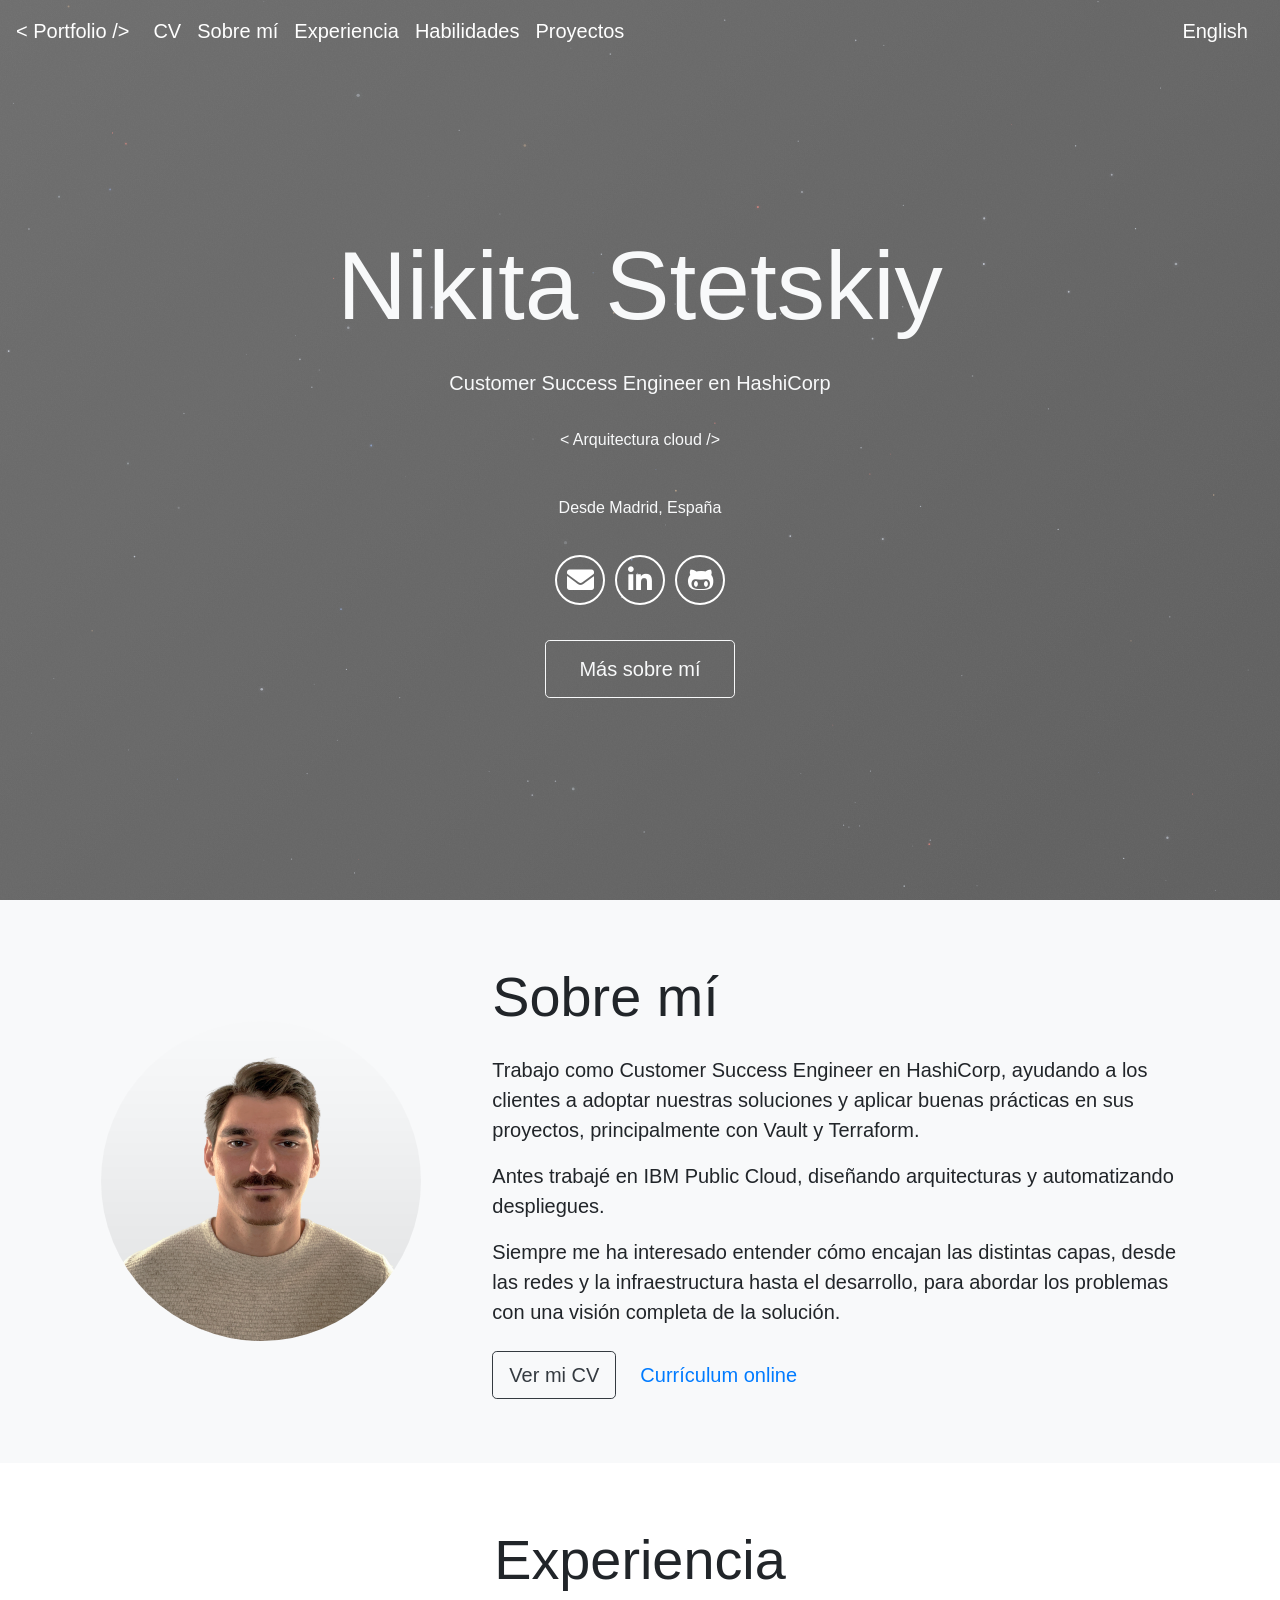
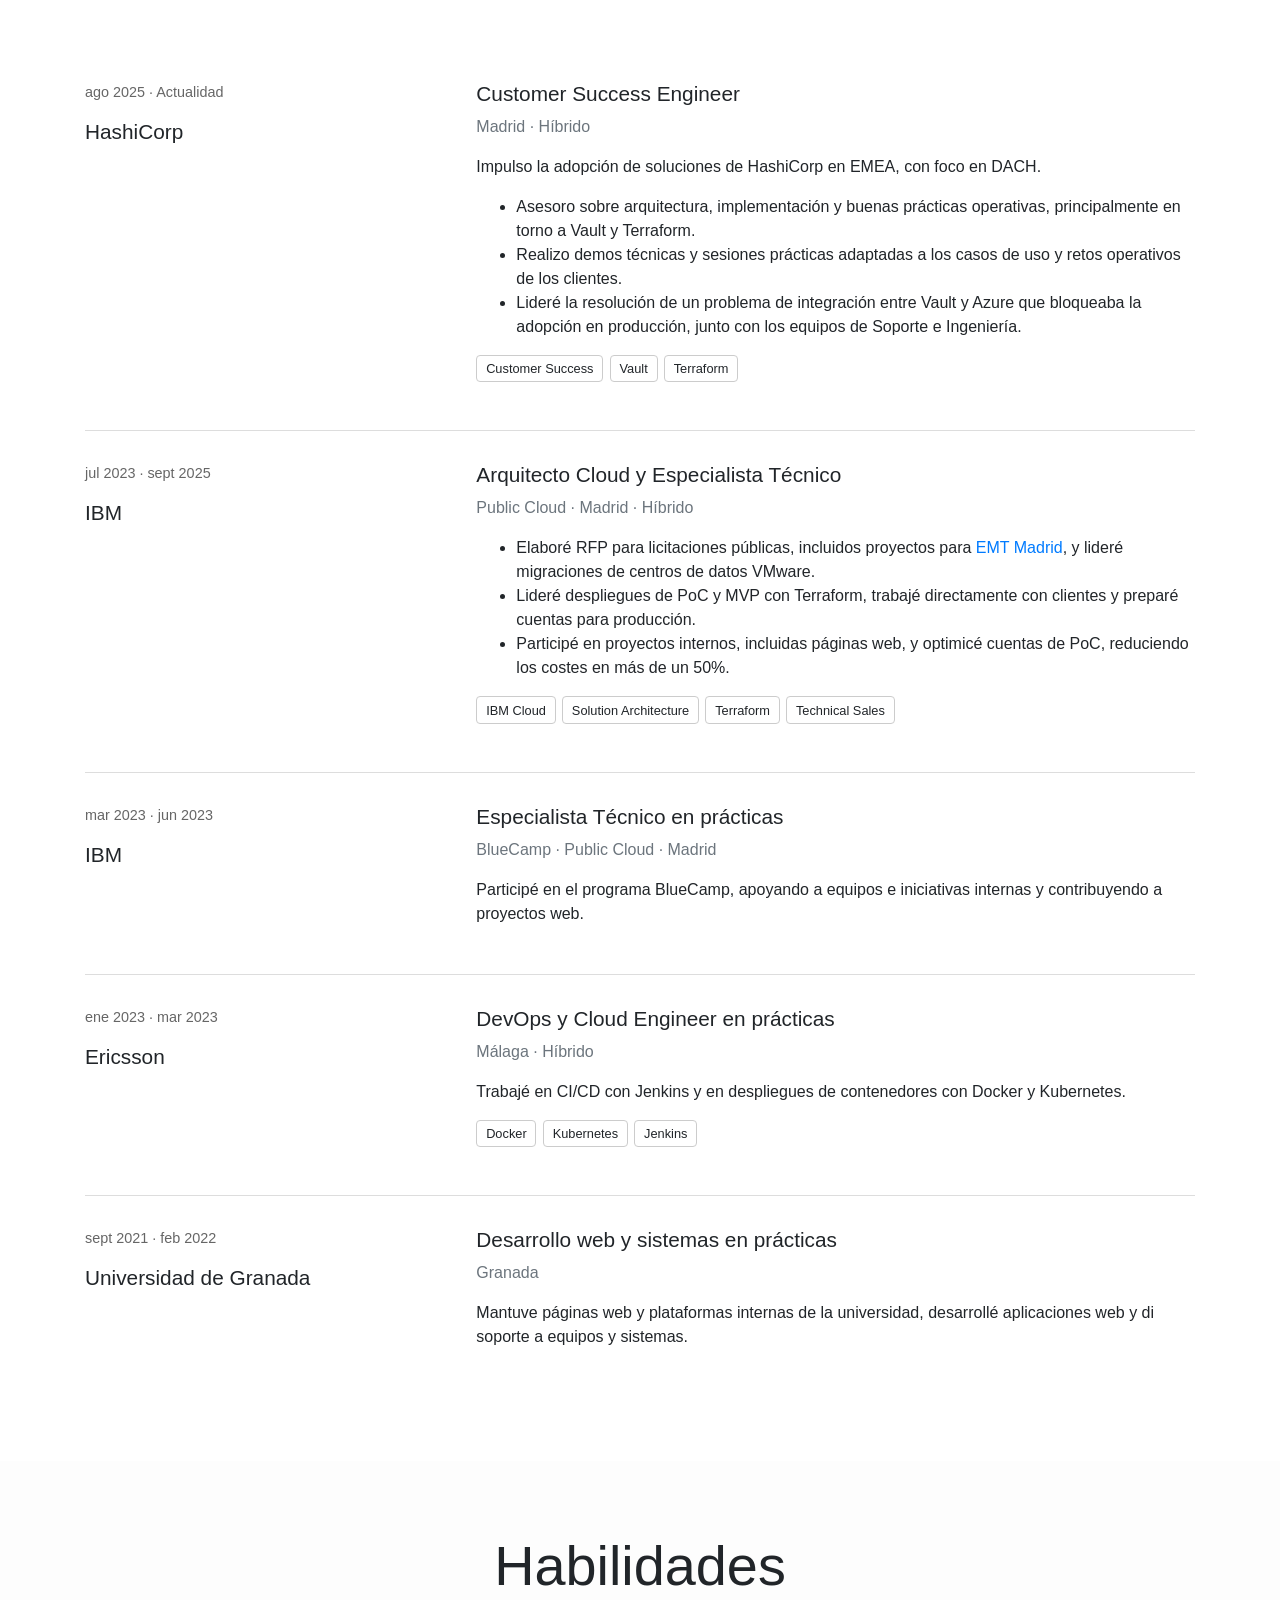
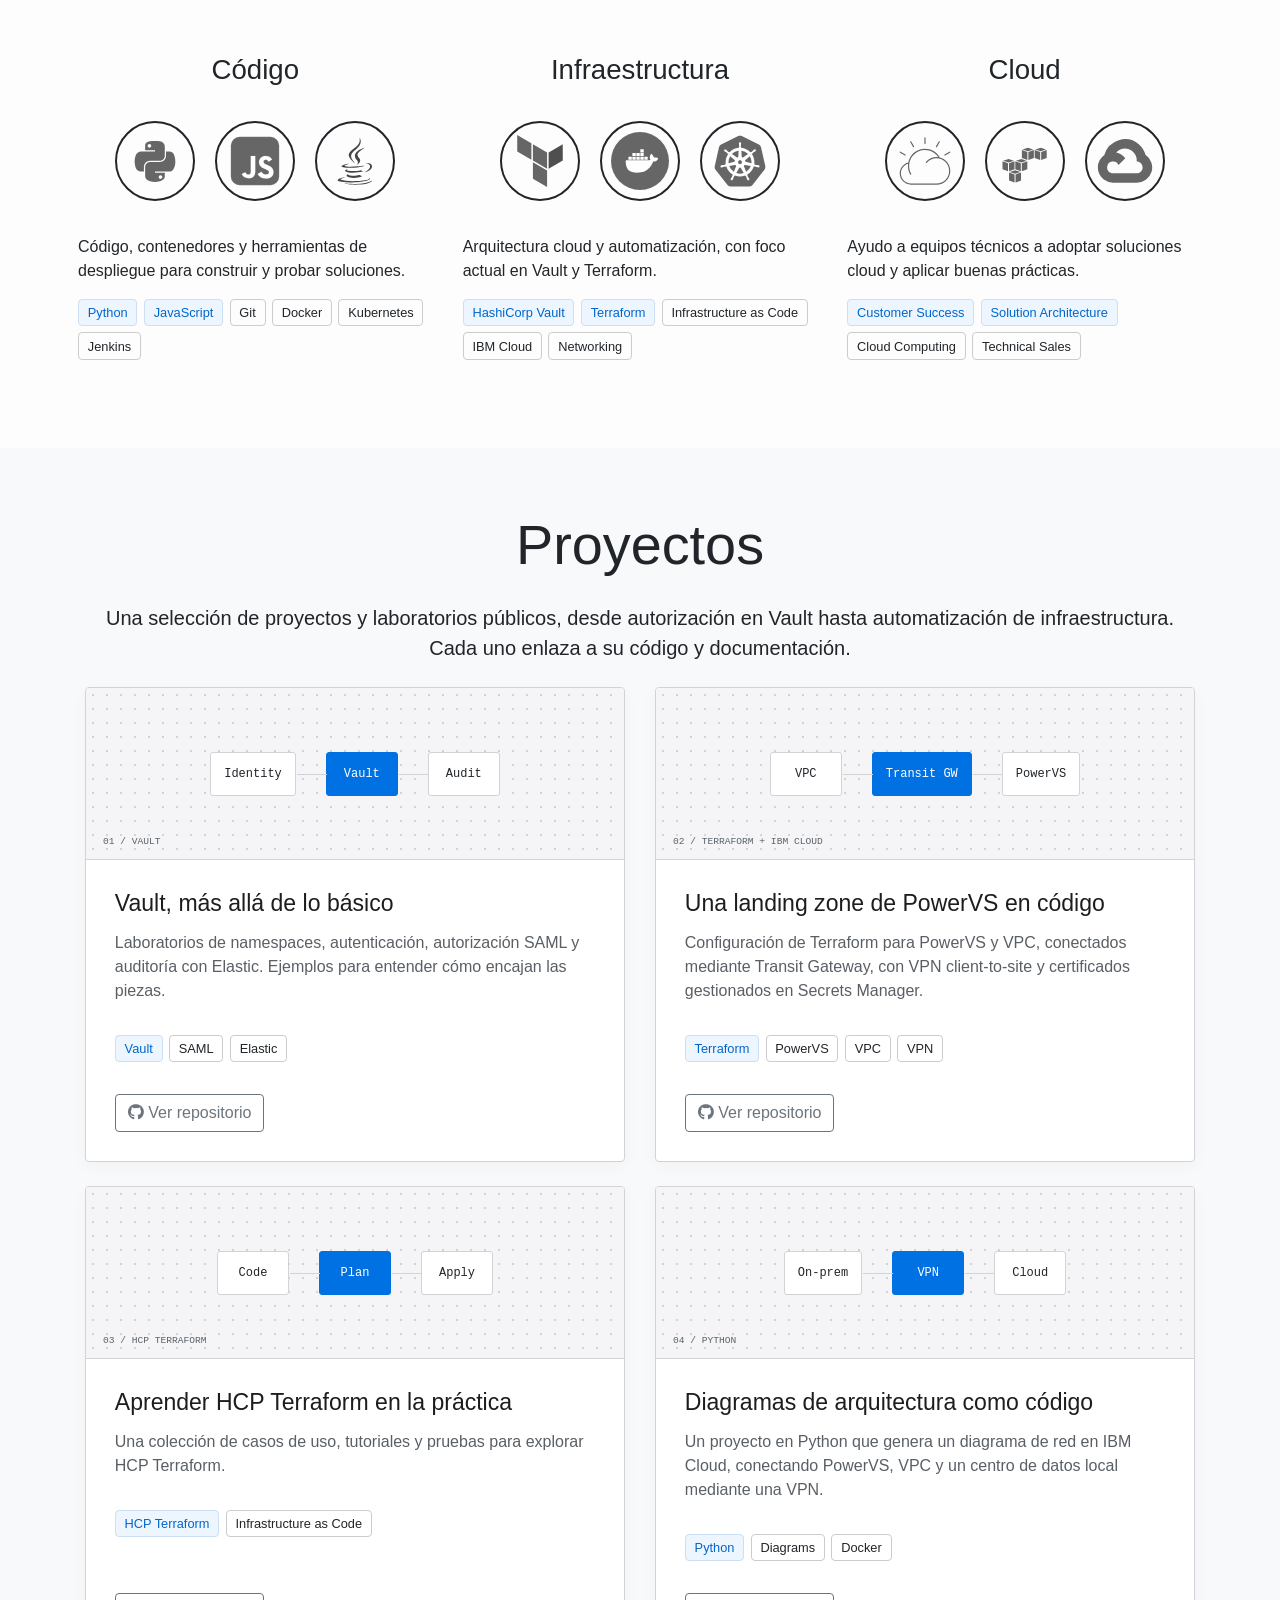
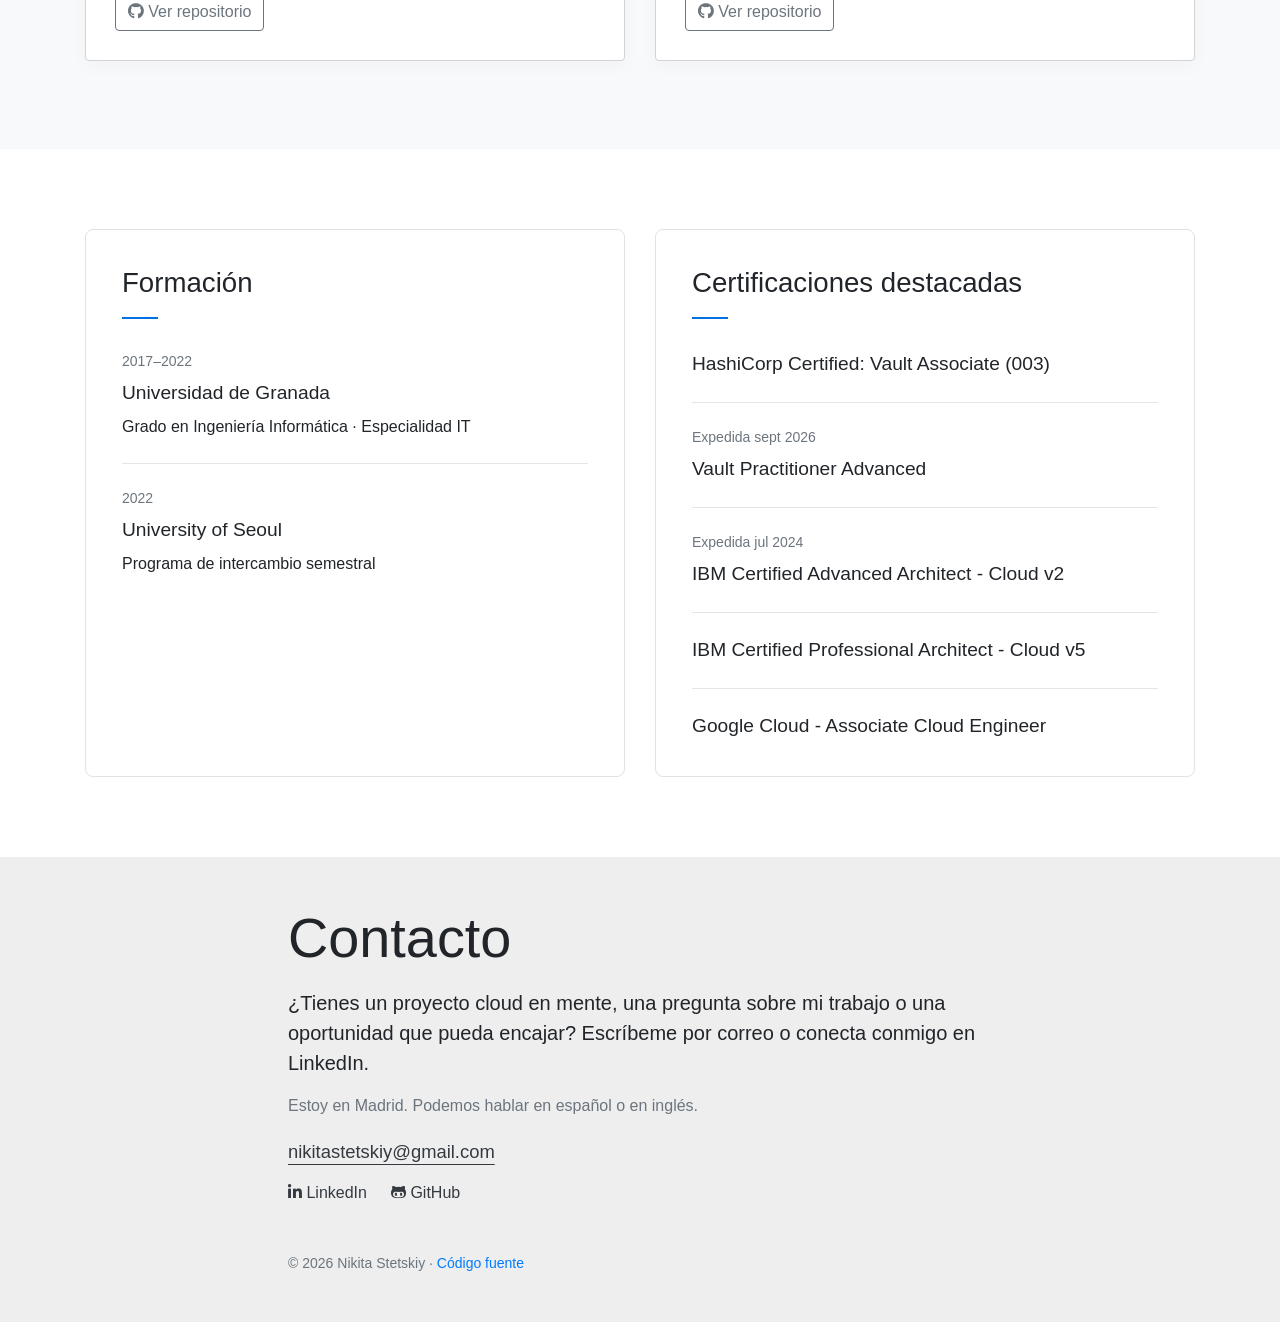
<file: es/index.html>
<!doctype html>
<html lang="es">
  <head>
    <meta charset="UTF-8" />
    <meta name="viewport" content="width=device-width, initial-scale=1" />
    <meta name="theme-color" content="#000000" />
    <link href="https://use.fontawesome.com/releases/v5.10.2/css/all.css" rel="stylesheet" />
    <meta name="author" content="Nikita Stetskiy" />
    <title>Nikita Stetskiy | Customer Success Engineer en HashiCorp</title>
    <link rel="icon" type="image/png" href="/dev-icon.png" />
    <meta name="description" content="Nikita Stetskiy, Customer Success Engineer en HashiCorp. Arquitectura cloud, Vault, Terraform y proyectos de infraestructura. Madrid, EMEA y DACH." />
    <link rel="canonical" href="https://nikitastetskiy.github.io/es/" />
    <link rel="alternate" hreflang="en" href="https://nikitastetskiy.github.io/" />
    <link rel="alternate" hreflang="es" href="https://nikitastetskiy.github.io/es/" />
    <link rel="alternate" hreflang="x-default" href="https://nikitastetskiy.github.io/" />
    <meta property="og:type" content="profile" />
    <meta property="og:image" content="https://nikitastetskiy.github.io/assets/profile-B7KHsYdh.png" />
    <meta name="twitter:image" content="https://nikitastetskiy.github.io/assets/profile-B7KHsYdh.png" />
    <meta property="og:title" content="Nikita Stetskiy | Customer Success Engineer en HashiCorp" />
    <meta property="og:description" content="Nikita Stetskiy, Customer Success Engineer en HashiCorp. Arquitectura cloud, Vault, Terraform y proyectos de infraestructura. Madrid, EMEA y DACH." />
    <meta property="og:url" content="https://nikitastetskiy.github.io/es/" />
    <meta property="og:locale" content="es_ES" />
    <meta name="twitter:card" content="summary" />
    <meta name="twitter:title" content="Nikita Stetskiy | Customer Success Engineer en HashiCorp" />
    <meta name="twitter:description" content="Nikita Stetskiy, Customer Success Engineer en HashiCorp. Arquitectura cloud, Vault, Terraform y proyectos de infraestructura. Madrid, EMEA y DACH." />
    <script type="application/ld+json">{"@context":"https://schema.org","@type":"ProfilePage","url":"https://nikitastetskiy.github.io/es/","inLanguage":"es","mainEntity":{"@type":"Person","name":"Nikita Stetskiy","url":"https://nikitastetskiy.github.io/","jobTitle":"Customer Success Engineer","worksFor":{"@type":"Organization","name":"HashiCorp"},"sameAs":["https://www.linkedin.com/in/nikitastetskiy/","https://github.com/nikitastetskiy"],"knowsAbout":["Cloud Computing","HashiCorp Vault","Terraform","Customer Success","Infrastructure as Code"]}}</script>
    <script type="module" crossorigin src="/assets/index-BetSgk1S.js"></script>
    <link rel="stylesheet" crossorigin href="/assets/index-C0Pj4z3x.css">
  </head>
  <body>
    <noscript
      ><style>.navbar-toggler{display:none!important}.navbar-collapse{display:block!important}.navbar{background:#eaedef!important;position:static!important}.navbar .brand,.navbar .nav-link{color:#343a40!important}</style></noscript
    >
    <div id="root"><a class="skip-link" href="#main">Ir al contenido</a><header><nav class="navbar navbar-expand-lg navbar-light fixed-top navbar-transparent" aria-label="Navegación principal"><a class="navbar-brand brand" href="/es/#home">&lt; Portfolio /&gt;</a><button class="navbar-toggler toggler" type="button" aria-expanded="false" aria-controls="site-navigation" aria-label="Menú"><span class="navbar-toggler-icon"></span></button><div id="site-navigation" class="collapse navbar-collapse "><div class="navbar-nav mr-auto"><a class="nav-link lead" href="/resume.pdf" target="_blank" rel="noopener noreferrer">CV</a><a class="nav-link lead" href="#aboutme">Sobre mí</a><a class="nav-link lead" href="#experience">Experiencia</a><a class="nav-link lead" href="#skills">Habilidades</a><a class="nav-link lead" href="#projects">Proyectos</a></div><a class="nav-link lead language-link" href="/" lang="en" hrefLang="en">English</a></div></nav></header><main id="main" tabindex="-1"><section id="home" aria-labelledby="hero-name" class="jumbotron jumbotron-fluid title bgstyle text-light min-vh-100 d-flex align-content-center align-items-center flex-wrap m-0"><canvas class="starfield" aria-hidden="true"></canvas><div class="container text-center text-mix"><h1 id="hero-name" class="display-1">Nikita Stetskiy</h1><div class="p-3"><p class="lead typist mb-0">Customer Success Engineer<!-- --> <!-- -->en<!-- --> HashiCorp</p></div><div class="hero-tagline"><span class="sr-only">Arquitectura cloud. Infraestructura como código. Vault y Terraform. De la idea a una solución que funciona</span><span aria-hidden="true">&lt; <!-- -->Arquitectura cloud<!-- --> /&gt;</span></div><p class="mt-3 mb-0">Desde Madrid, España</p><div class="header-icons"><a aria-label="Escríbeme" href="mailto:nikitastetskiy@gmail.com"><i class="icon fa fa-envelope" aria-hidden="true"></i></a><a class="" href="https://www.linkedin.com/in/nikitastetskiy/" target="_blank" rel="noopener noreferrer"><span class="sr-only">LinkedIn</span><i class="icon fab fa-linkedin-in" aria-hidden="true"></i></a><a class="" href="https://github.com/nikitastetskiy" target="_blank" rel="noopener noreferrer"><span class="sr-only">GitHub</span><i class="icon fab fa-github-alt" aria-hidden="true"></i></a></div><a class="btn btn-outline-light btn-lg hero-about" href="#aboutme">Más sobre mí</a></div></section><section id="aboutme" class="jumbotron jumbotron-fluid m-0 bg-light"><div class="container"><div class="about-layout"><div class="about-portrait"><img class="border-secondary rounded-circle pic" src="/assets/profile-B7KHsYdh.png" alt="Nikita Stetskiy" width="500" height="500" loading="lazy"/></div><div class="about-copy"><h2 class="display-4 mb-4">Sobre mí</h2><p class="lead">Trabajo como Customer Success Engineer en HashiCorp, ayudando a los clientes a adoptar nuestras soluciones y aplicar buenas prácticas en sus proyectos, principalmente con Vault y Terraform.</p><p class="lead">Antes trabajé en IBM Public Cloud, diseñando arquitecturas y automatizando despliegues.</p><p class="lead">Siempre me ha interesado entender cómo encajan las distintas capas, desde las redes y la infraestructura hasta el desarrollo, para abordar los problemas con una visión completa de la solución.</p><p class="about-actions lead mt-4 mb-0"><a class="btn btn-outline-dark btn-lg" href="/resume.pdf" target="_blank" rel="noopener noreferrer">Ver mi CV</a><a href="/es/resume/">Currículum online</a></p></div></div></div></section><section id="experience" class="jumbotron jumbotron-fluid m-0 bg-white"><div class="container"><h2 class="display-4 pb-5 text-center">Experiencia</h2><div class="experience-list"><article class="experience-entry"><div class="experience-meta"><p><time dateTime="2025-08">ago 2025</time> ·<!-- --> <!-- -->Actualidad</p><h3>HashiCorp</h3></div><div><h3>Customer Success Engineer</h3><p class="text-muted">Madrid · Híbrido</p><p>Impulso la adopción de soluciones de HashiCorp en EMEA, con foco en DACH.</p><ul><li>Asesoro sobre arquitectura, implementación y buenas prácticas operativas, principalmente en torno a Vault y Terraform.</li><li>Realizo demos técnicas y sesiones prácticas adaptadas a los casos de uso y retos operativos de los clientes.</li><li>Lideré la resolución de un problema de integración entre Vault y Azure que bloqueaba la adopción en producción, junto con los equipos de Soporte e Ingeniería.</li></ul><ul class="skill-tags"><li>Customer Success</li><li>Vault</li><li>Terraform</li></ul></div></article><article class="experience-entry"><div class="experience-meta"><p><time dateTime="2023-07">jul 2023</time> ·<!-- --> <time dateTime="2025-09">sept 2025</time></p><h3>IBM</h3></div><div><h3>Arquitecto Cloud y Especialista Técnico</h3><p class="text-muted">Public Cloud · Madrid · Híbrido</p><ul><li>Elaboré RFP para licitaciones públicas, incluidos proyectos para <a class="" href="https://es.newsroom.ibm.com/announcements?item=122846" target="_blank" rel="noopener noreferrer">EMT Madrid</a>, y lideré migraciones de centros de datos VMware.</li><li>Lideré despliegues de PoC y MVP con Terraform, trabajé directamente con clientes y preparé cuentas para producción.</li><li>Participé en proyectos internos, incluidas páginas web, y optimicé cuentas de PoC, reduciendo los costes en más de un 50%.</li></ul><ul class="skill-tags"><li>IBM Cloud</li><li>Solution Architecture</li><li>Terraform</li><li>Technical Sales</li></ul></div></article><article class="experience-entry"><div class="experience-meta"><p><time dateTime="2023-03">mar 2023</time> ·<!-- --> <time dateTime="2023-06">jun 2023</time></p><h3>IBM</h3></div><div><h3>Especialista Técnico en prácticas</h3><p class="text-muted">BlueCamp · Public Cloud · Madrid</p><p>Participé en el programa BlueCamp, apoyando a equipos e iniciativas internas y contribuyendo a proyectos web.</p></div></article><article class="experience-entry"><div class="experience-meta"><p><time dateTime="2023-01">ene 2023</time> ·<!-- --> <time dateTime="2023-03">mar 2023</time></p><h3>Ericsson</h3></div><div><h3>DevOps y Cloud Engineer en prácticas</h3><p class="text-muted">Málaga · Híbrido</p><p>Trabajé en CI/CD con Jenkins y en despliegues de contenedores con Docker y Kubernetes.</p><ul class="skill-tags"><li>Docker</li><li>Kubernetes</li><li>Jenkins</li></ul></div></article><article class="experience-entry"><div class="experience-meta"><p><time dateTime="2021-09">sept 2021</time> ·<!-- --> <time dateTime="2022-02">feb 2022</time></p><h3>Universidad de Granada</h3></div><div><h3>Desarrollo web y sistemas en prácticas</h3><p class="text-muted">Granada</p><p>Mantuve páginas web y plataformas internas de la universidad, desarrollé aplicaciones web y di soporte a equipos y sistemas.</p></div></article></div></div></section><section id="skills" class="jumbotron jumbotron-fluid m-0"><div class="container p-2"><h2 class="display-4 pb-4 text-center">Habilidades</h2><div class="row skills-grid"><div class="col-md-4 skill-group"><div class="tech text-center"><h3 class="pb-3">Código</h3><div class="icons"><img src="data:image/svg+xml,%3c?xml%20version=&#x27;1.0&#x27;%20encoding=&#x27;utf-8&#x27;?%3e%3c!DOCTYPE%20svg%20PUBLIC%20&#x27;-//W3C//DTD%20SVG%201.1//EN&#x27;%20&#x27;http://www.w3.org/Graphics/SVG/1.1/DTD/svg11.dtd&#x27;%3e%3c!--%20Uploaded%20to:%20SVG%20Repo,%20www.svgrepo.com,%20Generator:%20SVG%20Repo%20Mixer%20Tools%20--%3e%3csvg%20width=&#x27;800px&#x27;%20height=&#x27;800px&#x27;%20viewBox=&#x27;0%200%2032%2032&#x27;%20version=&#x27;1.1&#x27;%20xmlns=&#x27;http://www.w3.org/2000/svg&#x27;%20xmlns:xlink=&#x27;http://www.w3.org/1999/xlink&#x27;%3e%3cpath%20fill=&#x27;%23666666&#x27;%20d=&#x27;M13.275%2015.88h5.417c1.508%200%202.712-1.241%202.712-2.756v-5.164c0-1.47-1.24-2.574-2.712-2.819-0.932-0.155-1.898-0.226-2.825-0.221s-1.813%200.083-2.592%200.221c-2.295%200.405-2.712%201.254-2.712%202.819v2.067h5.423v0.689h-7.459c-1.576%200-2.956%200.947-3.388%202.75-0.498%202.066-0.52%203.355%200%205.512%200.385%201.606%201.306%202.75%202.882%202.75h1.865v-2.478c0-1.79%201.549-3.369%203.388-3.369zM12.933%208.649c-0.562%200-1.018-0.461-1.018-1.030%200-0.572%200.455-1.037%201.018-1.037%200.56%200%201.018%200.465%201.018%201.037%200%200.57-0.457%201.030-1.018%201.030zM26.826%2013.465c-0.389-1.569-1.133-2.75-2.712-2.75h-2.035v2.408c0%201.867-1.583%203.439-3.388%203.439h-5.417c-1.484%200-2.712%201.27-2.712%202.756v5.164c0%201.47%201.278%202.334%202.712%202.756%201.717%200.505%203.363%200.596%205.417%200%201.365-0.395%202.712-1.191%202.712-2.756v-2.067h-5.417v-0.689h8.129c1.576%200%202.163-1.099%202.712-2.75%200.566-1.699%200.542-3.332%200-5.512zM19.033%2023.794c0.562%200%201.018%200.461%201.018%201.030%200%200.572-0.456%201.037-1.018%201.037-0.56%200-1.018-0.465-1.018-1.037%200-0.57%200.457-1.030%201.018-1.030z&#x27;%3e%3c/path%3e%3c/svg%3e" alt="Python" title="Python" width="60" height="60" loading="lazy"/></div><div class="icons"><img src="data:image/svg+xml,%3csvg%20xmlns=&#x27;http://www.w3.org/2000/svg&#x27;%20aria-label=&#x27;JavaScript&#x27;%20role=&#x27;img&#x27;%20viewBox=&#x27;-51.2%20-51.2%20614.40%20614.40&#x27;%20fill=&#x27;%23ffffff&#x27;%20stroke=&#x27;%23ffffff&#x27;%3e%3cg%20id=&#x27;SVGRepo_bgCarrier&#x27;%20stroke-width=&#x27;0&#x27;%3e%3c/g%3e%3cg%20id=&#x27;SVGRepo_tracerCarrier&#x27;%20stroke-linecap=&#x27;round&#x27;%20stroke-linejoin=&#x27;round&#x27;%3e%3c/g%3e%3cg%20id=&#x27;SVGRepo_iconCarrier&#x27;%3e%3crect%20width=&#x27;512&#x27;%20height=&#x27;512&#x27;%20rx=&#x27;15%25&#x27;%20fill=&#x27;%23666666&#x27;%3e%3c/rect%3e%3cpath%20d=&#x27;M324%20370c10%2017%2024%2029%2047%2029c20%200%2033-10%2033%20-24c0-16%20-13%20-22%20-35%20-32l-12-5c-35-15%20-58%20-33%20-58%20-72c0-36%2027%20-64%2070%20-64c31%200%2053%2011%2068%2039l-37%2024c-8-15%20-17%20-21%20-31%20-21c-14%200-23%209%20-23%2021c0%2014%209%2020%2030%2029l12%205c41%2018%2064%2035%2064%2076c0%2043-34%2067%20-80%2067c-45%200-74%20-21%20-88%20-49zm-170%204c8%2013%2014%2025%2031%2025c16%200%2026-6%2026%20-30V203h48v164c0%2050-29%2072%20-72%2072c-39%200-61%20-20%20-72%20-44z&#x27;%3e%3c/path%3e%3c/g%3e%3c/svg%3e" alt="JavaScript" title="JavaScript" width="60" height="60" loading="lazy"/></div><div class="icons"><img src="data:image/svg+xml,%3c?xml%20version=&#x27;1.0&#x27;%20encoding=&#x27;utf-8&#x27;?%3e%3c!DOCTYPE%20svg%20PUBLIC%20&#x27;-//W3C//DTD%20SVG%201.1//EN&#x27;%20&#x27;http://www.w3.org/Graphics/SVG/1.1/DTD/svg11.dtd&#x27;%3e%3c!--%20Uploaded%20to:%20SVG%20Repo,%20www.svgrepo.com,%20Generator:%20SVG%20Repo%20Mixer%20Tools%20--%3e%3csvg%20width=&#x27;800px&#x27;%20height=&#x27;800px&#x27;%20viewBox=&#x27;0%200%2032%2032&#x27;%20version=&#x27;1.1&#x27;%20xmlns=&#x27;http://www.w3.org/2000/svg&#x27;%20xmlns:xlink=&#x27;http://www.w3.org/1999/xlink&#x27;%3e%3cpath%20fill=&#x27;%23444444&#x27;%20d=&#x27;M12.557%2023.22c0%200-0.982%200.571%200.699%200.765%202.037%200.232%203.079%200.199%205.324-0.226%200%200%200.59%200.37%201.415%200.691-5.033%202.157-11.39-0.125-7.437-1.23zM11.942%2020.405c0%200-1.102%200.816%200.581%200.99%202.176%200.224%203.895%200.243%206.869-0.33%200%200%200.411%200.417%201.058%200.645-6.085%201.779-12.863%200.14-8.508-1.305zM17.127%2015.63c1.24%201.428-0.326%202.713-0.326%202.713s3.149-1.625%201.703-3.661c-1.351-1.898-2.386-2.841%203.221-6.093%200%200-8.801%202.198-4.598%207.042zM23.783%2025.302c0%200%200.727%200.599-0.801%201.062-2.905%200.88-12.091%201.146-14.643%200.035-0.917-0.399%200.803-0.953%201.344-1.069%200.564-0.122%200.887-0.1%200.887-0.1-1.020-0.719-6.594%201.411-2.831%202.021%2010.262%201.664%2018.706-0.749%2016.044-1.95zM13.029%2017.489c0%200-4.673%201.11-1.655%201.513%201.274%200.171%203.814%200.132%206.181-0.066%201.934-0.163%203.876-0.51%203.876-0.51s-0.682%200.292-1.175%200.629c-4.745%201.248-13.911%200.667-11.272-0.609%202.232-1.079%204.046-0.956%204.046-0.956zM21.412%2022.174c4.824-2.506%202.593-4.915%201.037-4.591-0.382%200.079-0.552%200.148-0.552%200.148s0.142-0.222%200.412-0.318c3.079-1.083%205.448%203.193-0.994%204.887-0%200%200.075-0.067%200.097-0.126zM18.503%203.337c0%200%202.671%202.672-2.534%206.781-4.174%203.296-0.952%205.176-0.002%207.323-2.436-2.198-4.224-4.133-3.025-5.934%201.761-2.644%206.638-3.925%205.56-8.17zM13.503%2028.966c4.63%200.296%2011.74-0.164%2011.908-2.355%200%200-0.324%200.831-3.826%201.49-3.952%200.744-8.826%200.657-11.716%200.18%200%200%200.592%200.49%203.635%200.685z&#x27;%3e%3c/path%3e%3c/svg%3e" alt="Java" title="Java" width="60" height="60" loading="lazy"/></div></div><p>Código, contenedores y herramientas de despliegue para construir y probar soluciones.</p><ul class="skill-tags"><li class="tag-highlight">Python</li><li class="tag-highlight">JavaScript</li><li>Git</li><li>Docker</li><li>Kubernetes</li><li>Jenkins</li></ul></div><div class="col-md-4 skill-group"><div class="tech text-center"><h3 class="pb-3">Infraestructura</h3><div class="icons"><img src="data:image/svg+xml,%3csvg%20width=&#x27;180px&#x27;%20height=&#x27;180px&#x27;%20viewBox=&#x27;-34.96%20-17.505%20325.92%20325.92&#x27;%20version=&#x27;1.1&#x27;%20xmlns=&#x27;http://www.w3.org/2000/svg&#x27;%20xmlns:xlink=&#x27;http://www.w3.org/1999/xlink&#x27;%20preserveAspectRatio=&#x27;xMidYMid&#x27;%20fill=&#x27;%23000000&#x27;%3e%3cg%20id=&#x27;SVGRepo_bgCarrier&#x27;%20stroke-width=&#x27;0&#x27;%3e%3c/g%3e%3cg%20id=&#x27;SVGRepo_tracerCarrier&#x27;%20stroke-linecap=&#x27;round&#x27;%20stroke-linejoin=&#x27;round&#x27;%3e%3c/g%3e%3cg%20id=&#x27;SVGRepo_iconCarrier&#x27;%3e%3cg%3e%3cpolygon%20fill=&#x27;%234f4f4f&#x27;%20points=&#x27;176.485057%20188.994162%20256.000302%20143.127442%20256.000302%2051.2485453%20176.485057%2097.2122358&#x27;%3e%3c/polygon%3e%3cpath%20d=&#x27;M88.2425283,51.2485453%20L167.757774,97.2122358%20L167.757774,188.994162%20L88.2425283,143.078957%20M0,91.8304113%20L79.5152453,137.745617%20L79.5152453,45.9152057%20L0,0%20M88.2425283,244.994228%20L167.757774,290.909434%20L167.757774,199.079023%20L88.2425283,153.163817&#x27;%20fill=&#x27;%23666666&#x27;%3e%3c/path%3e%3c/g%3e%3c/g%3e%3c/svg%3e" alt="Terraform" title="Terraform" width="60" height="60" loading="lazy"/></div><div class="icons"><img src="data:image/svg+xml,%3c?xml%20version=&#x27;1.0&#x27;%20encoding=&#x27;utf-8&#x27;?%3e%3c!--%20Uploaded%20to:%20SVG%20Repo,%20www.svgrepo.com,%20Generator:%20SVG%20Repo%20Mixer%20Tools%20--%3e%3csvg%20width=&#x27;800px&#x27;%20height=&#x27;800px&#x27;%20viewBox=&#x27;0%200%201024%201024&#x27;%20xmlns=&#x27;http://www.w3.org/2000/svg&#x27;%3e%3ccircle%20cx=&#x27;512&#x27;%20cy=&#x27;512&#x27;%20r=&#x27;512&#x27;%20style=&#x27;fill:%23666666&#x27;/%3e%3cpath%20d=&#x27;M827.3%20461.5c-1.6-1.3-16.1-12.2-46.7-12.2-8.1%200-16.2.6-24.2%202.1-5.9-40.7-39.5-60.5-41-61.4l-8.2-4.8-5.4%207.8c-6.8%2010.5-11.7%2022-14.6%2034.2-5.5%2023.2-2.2%2045%209.6%2063.6-14.2%207.9-37.1%209.9-41.7%2010H277c-9.9%200-17.9%208-17.9%2017.9-.4%2033.1%205.2%2066%2016.5%2097.1%2013%2034.2%2032.4%2059.3%2057.6%2074.7%2028.2%2017.3%2074.1%2027.2%20126.2%2027.2%2023.5.1%2047-2.1%2070.1-6.4%2032.1-5.9%2063-17.1%2091.4-33.2%2023.4-13.6%2044.5-30.8%2062.4-51.1%2029.9-33.9%2047.8-71.7%2061.1-105.2h5.3c32.8%200%2053-13.1%2064.1-24.1%207.4-7%2013.2-15.5%2016.9-25l2.3-6.9-5.7-4.3zM312%20489.9h50.7c2.4%200%204.4-2%204.4-4.4v-45.1c0-2.4-2-4.4-4.4-4.5H312c-2.4%200-4.4%202-4.4%204.4v45.2c0%202.5%202%204.4%204.4%204.4m69.9%200h50.7c2.4%200%204.4-2%204.4-4.4v-45.1c0-2.4-2-4.4-4.4-4.5h-50.7c-2.5%200-4.5%202-4.5%204.5v45.1c0%202.5%202%204.4%204.5%204.4m70.8.1h50.7c2.4%200%204.4-2%204.4-4.4v-45.1c0-2.4-2-4.4-4.4-4.5h-50.7c-2.4%200-4.4%202-4.4%204.4v45.2c0%202.4%202%204.3%204.4%204.4m70.1%200h50.7c2.4%200%204.4-2%204.5-4.4v-45.1c0-2.5-2-4.5-4.5-4.5h-50.7c-2.4%200-4.4%202-4.4%204.4v45.2c0%202.4%201.9%204.4%204.4%204.4m-141-65h50.7c2.4%200%204.4-2%204.4-4.5v-45.1c0-2.4-2-4.4-4.4-4.4h-50.7c-2.5%200-4.4%202-4.5%204.4v45.1c.1%202.5%202.1%204.5%204.5%204.5m70.9%200h50.7c2.4%200%204.4-2%204.4-4.5v-45.1c0-2.4-2-4.4-4.4-4.4h-50.7c-2.4%200-4.4%202-4.4%204.4v45.1c0%202.5%202%204.5%204.4%204.5m70.1%200h50.7c2.5%200%204.4-2%204.5-4.5v-45.1c0-2.5-2-4.4-4.5-4.4h-50.7c-2.4%200-4.4%202-4.4%204.4v45.1c0%202.5%201.9%204.5%204.4%204.5m0-64.9h50.7c2.5%200%204.5-2%204.5-4.5v-45.2c0-2.4-2-4.4-4.5-4.4h-50.7c-2.4%200-4.4%202-4.4%204.4v45.2c0%202.5%201.9%204.5%204.4%204.5M593.4%20490h50.7c2.4%200%204.4-2%204.4-4.4v-45.1c0-2.5-2-4.4-4.4-4.5h-50.7c-2.4%200-4.4%202-4.4%204.4v45.2c0%202.4%202%204.4%204.4%204.4&#x27;%20style=&#x27;fill:%23fff&#x27;/%3e%3c/svg%3e" alt="Docker" title="Docker" width="60" height="60" loading="lazy"/></div><div class="icons"><img src="data:image/svg+xml,%3c?xml%20version=&#x27;1.0&#x27;%20encoding=&#x27;utf-8&#x27;?%3e%3c!--%20Uploaded%20to:%20SVG%20Repo,%20www.svgrepo.com,%20Generator:%20SVG%20Repo%20Mixer%20Tools%20--%3e%3csvg%20width=&#x27;800px&#x27;%20height=&#x27;800px&#x27;%20viewBox=&#x27;0%200%2016%2016&#x27;%20xmlns=&#x27;http://www.w3.org/2000/svg&#x27;%20fill=&#x27;none&#x27;%3e%3cpath%20fill=&#x27;%23666666&#x27;%20fill-rule=&#x27;evenodd&#x27;%20d=&#x27;M5.374%2015c-.335%200-.66-.153-.874-.431l-3.254-4.172a1.15%201.15%200%2001-.214-.978l1.165-5.207c.074-.345.298-.623.605-.776l4.715-2.32c.15-.078.317-.116.485-.116.168%200%20.335.038.485.115L13.2%203.426c.308.153.532.432.606.777l1.165%205.207c.074.345%200%20.7-.214.978L11.5%2014.566c-.214.268-.54.434-.875.434h-5.25zm7.718-5.835l.031.008a.308.308%200%2001.26.371.306.306%200%2001-.396.223h-.004l-.003-.001-.003-.001-.03-.007-.05-.01a2.548%202.548%200%2001-.274-.106%202.87%202.87%200%2000-.533-.156.242.242%200%2000-.171.063%204.76%204.76%200%2000-.131-.023%203.972%203.972%200%2001-1.764%202.212c.015.042.032.083.051.123a.239.239%200%2000-.023.18c.074.17.165.332.271.484.06.078.114.16.164.244l.028.057.012.025a.306.306%200%2001-.381.44.307.307%200%2001-.172-.18%202.608%202.608%200%2000-.01-.02l-.028-.058a2.545%202.545%200%2001-.089-.28%202.835%202.835%200%2000-.21-.512.242.242%200%2000-.156-.095%205.926%205.926%200%2001-.03-.053l-.035-.064a3.97%203.97%200%2001-2.824-.007l-.069.125a.249.249%200%2000-.132.064c-.104.17-.184.355-.237.548a2.525%202.525%200%2001-.088.28l-.025.05-.013.027v.001a.307.307%200%2011-.553-.261l.014-.03.026-.052c.05-.085.104-.166.164-.244.108-.156.2-.322.277-.496a.302.302%200%2000-.028-.173l.056-.133A3.972%203.972%200%20014.22%209.532l-.134.023a.34.34%200%2000-.176-.062%202.872%202.872%200%2000-.533.156c-.09.04-.181.075-.274.105l-.05.011-.03.007H3.02l-.002.002h-.005a.308.308%200%2001-.397-.349.306.306%200%2001.261-.245l.004-.001h.003l.006-.002c.024-.006.054-.014.076-.018.097-.013.195-.021.293-.023.186-.013.37-.043.549-.09a.422.422%200%2000.131-.133l.128-.037a3.938%203.938%200%2001.624-2.752l-.097-.087a.338.338%200%2000-.062-.176%202.854%202.854%200%2000-.455-.319%202.557%202.557%200%2001-.254-.148%201.129%201.129%200%2001-.063-.05l-.004-.004a.323.323%200%2001-.076-.45.295.295%200%2001.244-.107.365.365%200%2001.213.08l.022.017c.016.013.034.026.046.037.071.067.139.139.202.213.125.137.263.262.412.372.056.03.121.036.182.018l.11.078a3.938%203.938%200%20012.552-1.224l.007-.129a.332.332%200%2000.1-.157%202.844%202.844%200%2000-.034-.554%202.555%202.555%200%2001-.042-.29v-.053-.025-.004-.004A.306.306%200%20018%202.82a.308.308%200%2001.306.337v.087a2.53%202.53%200%2001-.041.29%202.85%202.85%200%2000-.035.553.242.242%200%2000.1.153v.007l.007.13c.967.087%201.87.522%202.54%201.223l.116-.083a.34.34%200%2000.186-.02c.149-.11.287-.235.412-.373a2.53%202.53%200%2001.202-.213l.051-.04.017-.014a.308.308%200%2001.472.388.307.307%200%2001-.09.09c-.008.005-.017.012-.025.02l-.043.033a2.549%202.549%200%2001-.254.148%202.865%202.865%200%2000-.455.32.24.24%200%2000-.058.172%204.458%204.458%200%2001-.05.044l-.058.053c.542.806.769%201.783.637%202.745l.123.036c.031.056.077.101.132.132.18.048.364.078.55.09.097.003.195.01.292.024l.058.013zm-2.875-3.1l-1.308.925-.004-.002a.27.27%200%2001-.43-.205v-.001l-.091-1.598a3.183%203.183%200%20011.833.882zM7.754%207.818h.492l.306.381-.11.476L8%208.886l-.443-.213-.11-.475.307-.381zM7.29%205.24c.107-.024.216-.043.326-.056l-.09%201.6-.008.004a.268.268%200%2001-.293.256.27.27%200%2001-.135-.05l-.002.001-1.316-.93c.419-.41.945-.696%201.518-.825zM5.296%206.663l1.201%201.071-.001.007a.269.269%200%2001-.106.462l-.001.005-1.54.443a3.134%203.134%200%2001.447-1.988zm1.608%202.846l-.612%201.474a3.16%203.16%200%2001-1.27-1.586L6.6%209.13l.003.003a.265.265%200%2001.18.029.27.27%200%2001.117.341l.004.006zm1.806%201.896c-.572.13-1.17.1-1.726-.088l.777-1.4h.001a.27.27%200%2001.475-.001h.006l.779%201.402a3.286%203.286%200%2001-.312.087zm1.004-.416L9.096%209.5l.001-.003a.269.269%200%2001.296-.37l.003-.004%201.593.269a3.147%203.147%200%2001-1.275%201.597zm1.442-2.343L9.61%208.201l-.002-.006a.27.27%200%2001-.185-.343.27.27%200%2001.08-.12L9.5%207.73l1.195-1.067c.366.594.527%201.29.46%201.983z&#x27;%20clip-rule=&#x27;evenodd&#x27;/%3e%3c/svg%3e" alt="Kubernetes" title="Kubernetes" width="60" height="60" loading="lazy"/></div></div><p>Arquitectura cloud y automatización, con foco actual en Vault y Terraform.</p><ul class="skill-tags"><li class="tag-highlight">HashiCorp Vault</li><li class="tag-highlight">Terraform</li><li>Infrastructure as Code</li><li>IBM Cloud</li><li>Networking</li></ul></div><div class="col-md-4 skill-group"><div class="tech text-center"><h3 class="pb-3">Cloud</h3><div class="icons"><img src="data:image/svg+xml,%3csvg%20fill=&#x27;%23666666&#x27;%20version=&#x27;1.1&#x27;%20id=&#x27;Layer_1&#x27;%20xmlns=&#x27;http://www.w3.org/2000/svg&#x27;%20xmlns:xlink=&#x27;http://www.w3.org/1999/xlink&#x27;%20viewBox=&#x27;-1.6%20-1.6%2035.20%2035.20&#x27;%20xml:space=&#x27;preserve&#x27;%20stroke=&#x27;%23666666&#x27;%20stroke-width=&#x27;0.00032&#x27;%20transform=&#x27;rotate(0)&#x27;%3e%3cg%20id=&#x27;SVGRepo_bgCarrier&#x27;%20stroke-width=&#x27;0&#x27;%3e%3c/g%3e%3cg%20id=&#x27;SVGRepo_tracerCarrier&#x27;%20stroke-linecap=&#x27;round&#x27;%20stroke-linejoin=&#x27;round&#x27;%3e%3c/g%3e%3cg%20id=&#x27;SVGRepo_iconCarrier&#x27;%3e%3cpath%20id=&#x27;ibm--cloud_1_&#x27;%20d=&#x27;M23,30.36H7.5c-3.783,0-6.86-3.078-6.86-6.86c0-3.156,2.184-5.922,5.228-6.665%20C6.866,12.159,11.03,8.64,16,8.64c3.727,0,7.169,2.007,9.011,5.244c3.642,0.903,6.35,4.199,6.35,8.116%20C31.36,26.609,27.609,30.36,23,30.36z%20M5.732,17.618C3.169,18.388,1.36,20.782,1.36,23.5c0,3.386,2.754,6.14,6.14,6.14H23%20c4.213,0,7.64-3.427,7.64-7.64s-3.427-7.64-7.64-7.64c-2.27,0-4.406,0.999-5.863,2.741c-0.128,0.154-0.355,0.172-0.507,0.046%20c-0.152-0.128-0.173-0.355-0.045-0.507c1.594-1.906,3.932-2.999,6.416-2.999c0.358,0,0.711,0.022,1.058,0.066%20C22.282,11.008,19.258,9.36,16,9.36c-5.315,0-9.64,4.325-9.64,9.64c0,1.691,0.445,3.356,1.286,4.813%20c0.099,0.172,0.04,0.393-0.132,0.491c-0.174,0.101-0.393,0.042-0.492-0.132C6.118,22.606,5.64,20.818,5.64,19%20C5.64,18.531,5.671,18.07,5.732,17.618z%20M28.027,12.735c-0.124,0-0.245-0.064-0.312-0.18c-0.1-0.172-0.041-0.393,0.132-0.492%20l2.973-1.716c0.172-0.097,0.393-0.041,0.491,0.132c0.1,0.172,0.041,0.393-0.132,0.492l-2.973,1.716%20C28.15,12.72,28.089,12.735,28.027,12.735z%20M3.972,12.735c-0.061,0-0.123-0.015-0.18-0.048L0.82,10.972%20c-0.172-0.1-0.231-0.32-0.132-0.492c0.1-0.171,0.318-0.232,0.492-0.132l2.973,1.716c0.172,0.1,0.231,0.32,0.132,0.492%20C4.218,12.671,4.097,12.735,3.972,12.735z%20M9.057,7.653c-0.125,0-0.246-0.064-0.312-0.18L7.028,4.5%20C6.929,4.328,6.988,4.108,7.16,4.009c0.172-0.101,0.393-0.04,0.492,0.131l1.716,2.973c0.099,0.172,0.04,0.393-0.132,0.492%20C9.18,7.638,9.118,7.653,9.057,7.653z%20M22.943,7.653c-0.062,0-0.123-0.015-0.18-0.048c-0.173-0.1-0.231-0.32-0.132-0.492%20l1.716-2.973c0.1-0.172,0.321-0.229,0.491-0.132c0.173,0.1,0.231,0.32,0.132,0.492l-1.716,2.973%20C23.188,7.588,23.067,7.653,22.943,7.653z%20M16,5.792c-0.199,0-0.36-0.161-0.36-0.36V2c0-0.199,0.161-0.36,0.36-0.36%20S16.36,1.801,16.36,2v3.433C16.36,5.631,16.199,5.792,16,5.792z&#x27;%3e%3c/path%3e%3crect%20id=&#x27;_Transparent_Rectangle&#x27;%20style=&#x27;fill:none;&#x27;%20width=&#x27;32&#x27;%20height=&#x27;32&#x27;%3e%3c/rect%3e%3c/g%3e%3c/svg%3e" alt="IBM Cloud" title="IBM Cloud" width="60" height="60" loading="lazy"/></div><div class="icons"><img src="data:image/svg+xml,%3c?xml%20version=&#x27;1.0&#x27;%20encoding=&#x27;utf-8&#x27;?%3e%3c!DOCTYPE%20svg%20PUBLIC%20&#x27;-//W3C//DTD%20SVG%201.1//EN&#x27;%20&#x27;http://www.w3.org/Graphics/SVG/1.1/DTD/svg11.dtd&#x27;%3e%3c!--%20Uploaded%20to:%20SVG%20Repo,%20www.svgrepo.com,%20Generator:%20SVG%20Repo%20Mixer%20Tools%20--%3e%3csvg%20width=&#x27;800px&#x27;%20height=&#x27;800px&#x27;%20viewBox=&#x27;0%20-1%2034%2034&#x27;%20version=&#x27;1.1&#x27;%20xmlns=&#x27;http://www.w3.org/2000/svg&#x27;%20xmlns:xlink=&#x27;http://www.w3.org/1999/xlink&#x27;%3e%3cpath%20fill=&#x27;%23666666&#x27;%20d=&#x27;M10.871%2028.625l-3.22-1.155v-4.72l3.22%201.097z&#x27;%3e%3c/path%3e%3cpath%20fill=&#x27;%23666666&#x27;%20d=&#x27;M11.461%2028.625l3.22-1.155v-4.72l-3.22%201.097z&#x27;%3e%3c/path%3e%3cpath%20fill=&#x27;%23666666&#x27;%20d=&#x27;M7.981%2022.396l3.259-0.917%203.022%200.974-3.022%201.026z&#x27;%3e%3c/path%3e%3cpath%20fill=&#x27;%23666666&#x27;%20d=&#x27;M7.037%2022.031l-3.22-1.155v-4.72l3.22%201.097z&#x27;%3e%3c/path%3e%3cpath%20fill=&#x27;%23666666&#x27;%20d=&#x27;M7.628%2022.031l3.22-1.155v-4.72l-3.22%201.097z&#x27;%3e%3c/path%3e%3cpath%20fill=&#x27;%23666666&#x27;%20d=&#x27;M4.148%2015.802l3.259-0.917%203.022%200.975-3.022%201.026z&#x27;%3e%3c/path%3e%3cpath%20fill=&#x27;%23666666&#x27;%20d=&#x27;M14.551%2022.031l-3.221-1.155v-4.72l3.221%201.097z&#x27;%3e%3c/path%3e%3cpath%20fill=&#x27;%23666666&#x27;%20d=&#x27;M15.142%2022.031l3.22-1.155v-4.72l-3.22%201.097z&#x27;%3e%3c/path%3e%3cpath%20fill=&#x27;%23666666&#x27;%20d=&#x27;M11.662%2015.802l3.259-0.917%203.022%200.975-3.022%201.026z&#x27;%3e%3c/path%3e%3cpath%20fill=&#x27;%23666666&#x27;%20d=&#x27;M18.385%2015.436l-3.22-1.155v-4.72l3.22%201.097z&#x27;%3e%3c/path%3e%3cpath%20fill=&#x27;%23666666&#x27;%20d=&#x27;M18.976%2015.436l3.22-1.155v-4.72l-3.22%201.097z&#x27;%3e%3c/path%3e%3cpath%20fill=&#x27;%23666666&#x27;%20d=&#x27;M15.496%209.208l3.259-0.917%203.022%200.974-3.022%201.026z&#x27;%3e%3c/path%3e%3cpath%20fill=&#x27;%23666666&#x27;%20d=&#x27;M25.899%2015.436l-3.22-1.155v-4.72l3.22%201.097z&#x27;%3e%3c/path%3e%3cpath%20fill=&#x27;%23666666&#x27;%20d=&#x27;M26.49%2015.436l3.221-1.155v-4.72l-3.221%201.097z&#x27;%3e%3c/path%3e%3cpath%20fill=&#x27;%23666666&#x27;%20d=&#x27;M23.010%209.208l3.259-0.917%203.022%200.974-3.022%201.026z&#x27;%3e%3c/path%3e%3c/svg%3e" alt="AWS" title="AWS" width="60" height="60" loading="lazy"/></div><div class="icons"><img src="data:image/svg+xml,%3c?xml%20version=&#x27;1.0&#x27;%20encoding=&#x27;utf-8&#x27;?%3e%3c!--%20Uploaded%20to:%20SVG%20Repo,%20www.svgrepo.com,%20Generator:%20SVG%20Repo%20Mixer%20Tools%20--%3e%3csvg%20width=&#x27;800px&#x27;%20height=&#x27;800px&#x27;%20viewBox=&#x27;0%200%2016%2016&#x27;%20xmlns=&#x27;http://www.w3.org/2000/svg&#x27;%20fill=&#x27;none&#x27;%3e%3cpath%20fill=&#x27;%23666666&#x27;%20fill-rule=&#x27;evenodd&#x27;%20d=&#x27;M11.87%203.465l-.002-.003a5.935%205.935%200%2000-5.586-1.217%205.89%205.89%200%2000-3.98%204.092%204.206%204.206%200%2000-.149%206.792%204.255%204.255%200%20002.558.87h6.52a4.234%204.234%200%20004.078-2.961A4.2%204.2%200%200013.637%206.3a5.835%205.835%200%2000-1.767-2.835zm-7.828%207.78c.21.095.438.16.67.16l6.518.002c.9%200%201.63-.725%201.63-1.619s-.73-1.619-1.63-1.619v-.323a3.226%203.226%200%2000-1.187-2.56h-.002c-1.339-1.078-3.305-.912-4.465.354l-.014.015c.996.2%201.897.751%202.525%201.568L6.198%209.101a1.63%201.63%200%2000-3.097.439%201.617%201.617%200%2000.942%201.704l-.001.001z&#x27;%20clip-rule=&#x27;evenodd&#x27;/%3e%3c/svg%3e" alt="Google Cloud" title="Google Cloud" width="60" height="60" loading="lazy"/></div></div><p>Ayudo a equipos técnicos a adoptar soluciones cloud y aplicar buenas prácticas.</p><ul class="skill-tags"><li class="tag-highlight">Customer Success</li><li class="tag-highlight">Solution Architecture</li><li>Cloud Computing</li><li>Technical Sales</li></ul></div></div></div></section><section id="projects" class="jumbotron jumbotron-fluid bg-light m-0"><div class="container"><h2 class="display-4 pb-3 text-center">Proyectos</h2><p class="lead text-center mb-4">Una selección de proyectos y laboratorios públicos, desde autorización en Vault hasta automatización de infraestructura. Cada uno enlaza a su código y documentación.</p><div class="row"><div class="col-md-6 mb-4"><article class="card project-card bg-white rounded h-100 security"><div class="project-visual" aria-hidden="true"><div class="project-diagram"><span class="diagram-node">Identity</span><span class="diagram-node active-node">Vault</span><span class="diagram-node">Audit</span></div><span class="project-label">01 / VAULT</span></div><div class="card-body d-flex flex-column"><h3 class="h4 card-title">Vault, más allá de lo básico</h3><p class="card-text">Laboratorios de namespaces, autenticación, autorización SAML y auditoría con Elastic. Ejemplos para entender cómo encajan las piezas.</p><ul class="skill-tags"><li class="tag-highlight">Vault</li><li>SAML</li><li>Elastic</li></ul><div class="mt-auto pt-3"><a class="btn btn-outline-secondary" href="https://github.com/nikitastetskiy/understanding-hcp-vault" target="_blank" rel="noopener noreferrer"><i class="fab fa-github" aria-hidden="true"></i> <!-- -->Ver repositorio<span class="sr-only">: <!-- -->Vault, más allá de lo básico</span></a></div></div></article></div><div class="col-md-6 mb-4"><article class="card project-card bg-white rounded h-100 infrastructure"><div class="project-visual" aria-hidden="true"><div class="project-diagram"><span class="diagram-node">VPC</span><span class="diagram-node active-node">Transit GW</span><span class="diagram-node">PowerVS</span></div><span class="project-label">02 / TERRAFORM + IBM CLOUD</span></div><div class="card-body d-flex flex-column"><h3 class="h4 card-title">Una landing zone de PowerVS en código</h3><p class="card-text">Configuración de Terraform para PowerVS y VPC, conectados mediante Transit Gateway, con VPN client-to-site y certificados gestionados en Secrets Manager.</p><ul class="skill-tags"><li class="tag-highlight">Terraform</li><li>PowerVS</li><li>VPC</li><li>VPN</li></ul><div class="mt-auto pt-3"><a class="btn btn-outline-secondary" href="https://github.com/nikitastetskiy/terraform-powervs-landing-zone" target="_blank" rel="noopener noreferrer"><i class="fab fa-github" aria-hidden="true"></i> <!-- -->Ver repositorio<span class="sr-only">: <!-- -->Una landing zone de PowerVS en código</span></a></div></div></article></div><div class="col-md-6 mb-4"><article class="card project-card bg-white rounded h-100 infrastructure"><div class="project-visual" aria-hidden="true"><div class="project-diagram"><span class="diagram-node">Code</span><span class="diagram-node active-node">Plan</span><span class="diagram-node">Apply</span></div><span class="project-label">03 / HCP TERRAFORM</span></div><div class="card-body d-flex flex-column"><h3 class="h4 card-title">Aprender HCP Terraform en la práctica</h3><p class="card-text">Una colección de casos de uso, tutoriales y pruebas para explorar HCP Terraform.</p><ul class="skill-tags"><li class="tag-highlight">HCP Terraform</li><li>Infrastructure as Code</li></ul><div class="mt-auto pt-3"><a class="btn btn-outline-secondary" href="https://github.com/nikitastetskiy/understanding-hcp-terraform" target="_blank" rel="noopener noreferrer"><i class="fab fa-github" aria-hidden="true"></i> <!-- -->Ver repositorio<span class="sr-only">: <!-- -->Aprender HCP Terraform en la práctica</span></a></div></div></article></div><div class="col-md-6 mb-4"><article class="card project-card bg-white rounded h-100 architecture"><div class="project-visual" aria-hidden="true"><div class="project-diagram"><span class="diagram-node">On-prem</span><span class="diagram-node active-node">VPN</span><span class="diagram-node">Cloud</span></div><span class="project-label">04 / PYTHON</span></div><div class="card-body d-flex flex-column"><h3 class="h4 card-title">Diagramas de arquitectura como código</h3><p class="card-text">Un proyecto en Python que genera un diagrama de red en IBM Cloud, conectando PowerVS, VPC y un centro de datos local mediante una VPN.</p><ul class="skill-tags"><li class="tag-highlight">Python</li><li>Diagrams</li><li>Docker</li></ul><div class="mt-auto pt-3"><a class="btn btn-outline-secondary" href="https://github.com/nikitastetskiy/diagram-powervs" target="_blank" rel="noopener noreferrer"><i class="fab fa-github" aria-hidden="true"></i> <!-- -->Ver repositorio<span class="sr-only">: <!-- -->Diagramas de arquitectura como código</span></a></div></div></article></div></div></div></section><section class="jumbotron jumbotron-fluid bg-white m-0 qualifications-section" aria-label="Formación / Certificaciones destacadas"><div class="container"><div class="row qualification-grid"><div class="col-md-6"><div class="qualification-panel"><h2 class="h3 qualification-heading">Formación</h2><article class="qualification-entry"><p class="small text-muted mb-2">2017–2022</p><h3 class="h5">Universidad de Granada</h3><p class="mb-0">Grado en Ingeniería Informática · Especialidad IT</p></article><article class="qualification-entry"><p class="small text-muted mb-2">2022</p><h3 class="h5">University of Seoul</h3><p class="mb-0">Programa de intercambio semestral</p></article></div></div><div class="col-md-6"><div class="qualification-panel"><h2 class="h3 qualification-heading">Certificaciones destacadas</h2><article class="qualification-entry"><h3 class="h5 mb-0"><a class="text-reset" href="https://www.credly.com/badges/1fa58d45-37f5-46e6-a638-724e4c253114/public_url" target="_blank" rel="noopener noreferrer">HashiCorp Certified: Vault Associate (003)</a></h3></article><article class="qualification-entry"><p class="small text-muted mb-2">Expedida<!-- --> <!-- -->sept 2026</p><h3 class="h5 mb-0"><a class="text-reset" href="https://www.credly.com/badges/34a40317-a7a2-497d-a35f-5c99afb7bf18/public_url" target="_blank" rel="noopener noreferrer">Vault Practitioner Advanced</a></h3></article><article class="qualification-entry"><p class="small text-muted mb-2">Expedida<!-- --> <!-- -->jul 2024</p><h3 class="h5 mb-0"><a class="text-reset" href="https://www.credly.com/badges/1f6b250b-b9ad-41cf-a74c-d93717ad1705/public_url" target="_blank" rel="noopener noreferrer">IBM Certified Advanced Architect - Cloud v2</a></h3></article><article class="qualification-entry"><h3 class="h5 mb-0"><a class="text-reset" href="https://www.credly.com/badges/225b6ea0-138b-49bb-9039-ec974314c908/public_url" target="_blank" rel="noopener noreferrer">IBM Certified Professional Architect - Cloud v5</a></h3></article><article class="qualification-entry"><h3 class="h5 mb-0"><a class="text-reset" href="https://www.credly.com/badges/3b6a874b-4310-4352-b649-c6c01aeab8c8/public_url" target="_blank" rel="noopener noreferrer">Google Cloud - Associate Cloud Engineer</a></h3></article></div></div></div></div></section></main><footer id="contact" style="background-color:#EEEEEE" class="mt-auto py-5"><div class="container"><div class="contact-layout"><h2 class="display-4 mb-0">Contacto</h2><div class="contact-copy"><p class="lead mb-3">¿Tienes un proyecto cloud en mente, una pregunta sobre mi trabajo o una oportunidad que pueda encajar? Escríbeme por correo o conecta conmigo en LinkedIn.</p><p class="text-muted mb-0">Estoy en Madrid. Podemos hablar en español o en inglés.</p></div><div class="contact-links"><a class="contact-email" href="mailto:nikitastetskiy@gmail.com">nikitastetskiy@gmail.com</a><a class="" href="https://www.linkedin.com/in/nikitastetskiy/" target="_blank" rel="noopener noreferrer"><i class="fab fa-linkedin-in" aria-hidden="true"></i> LinkedIn</a><a class="" href="https://github.com/nikitastetskiy" target="_blank" rel="noopener noreferrer"><i class="fab fa-github-alt" aria-hidden="true"></i> GitHub</a></div></div><small class="text-muted">© <!-- -->2026<!-- --> <!-- -->Nikita Stetskiy<!-- --> ·<!-- --> <a class="" href="https://github.com/nikitastetskiy/portfolio" target="_blank" rel="noopener noreferrer">Código fuente</a></small></div></footer></div>
  </body>
</html>
</file>
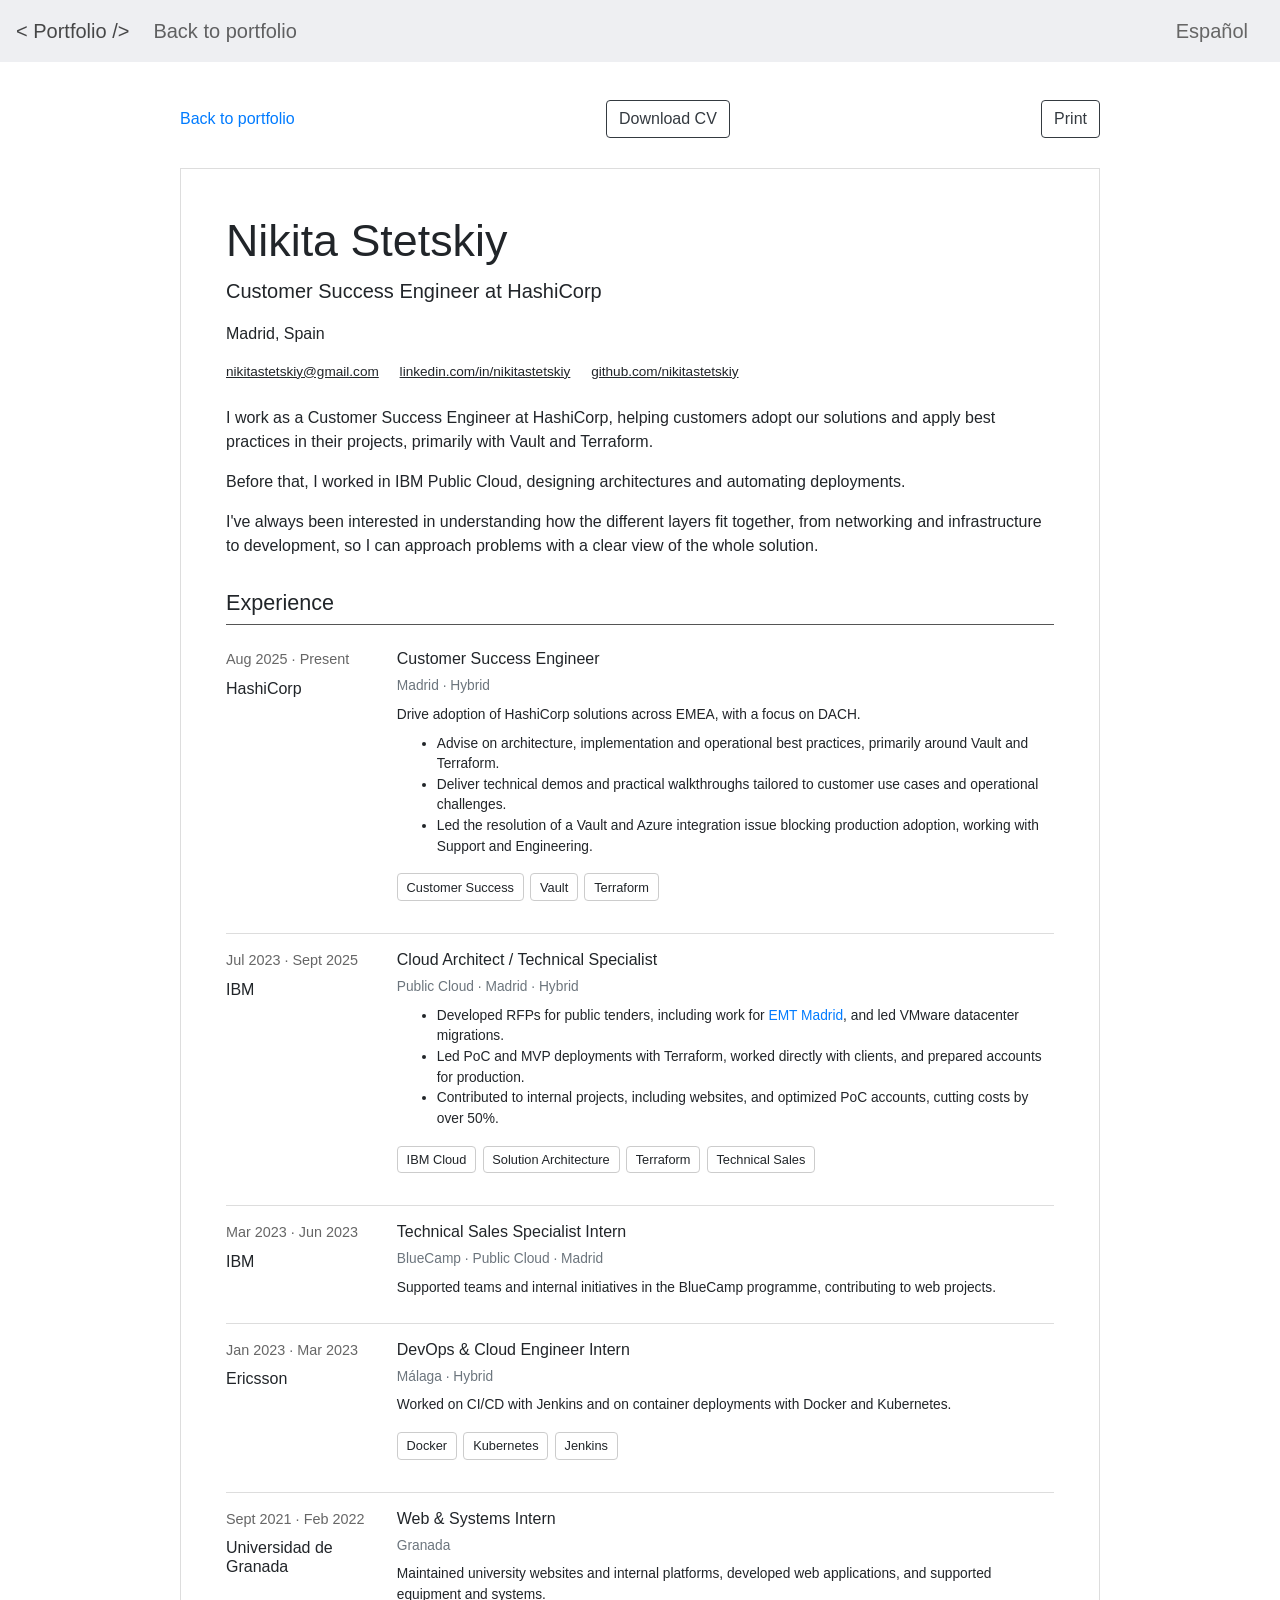
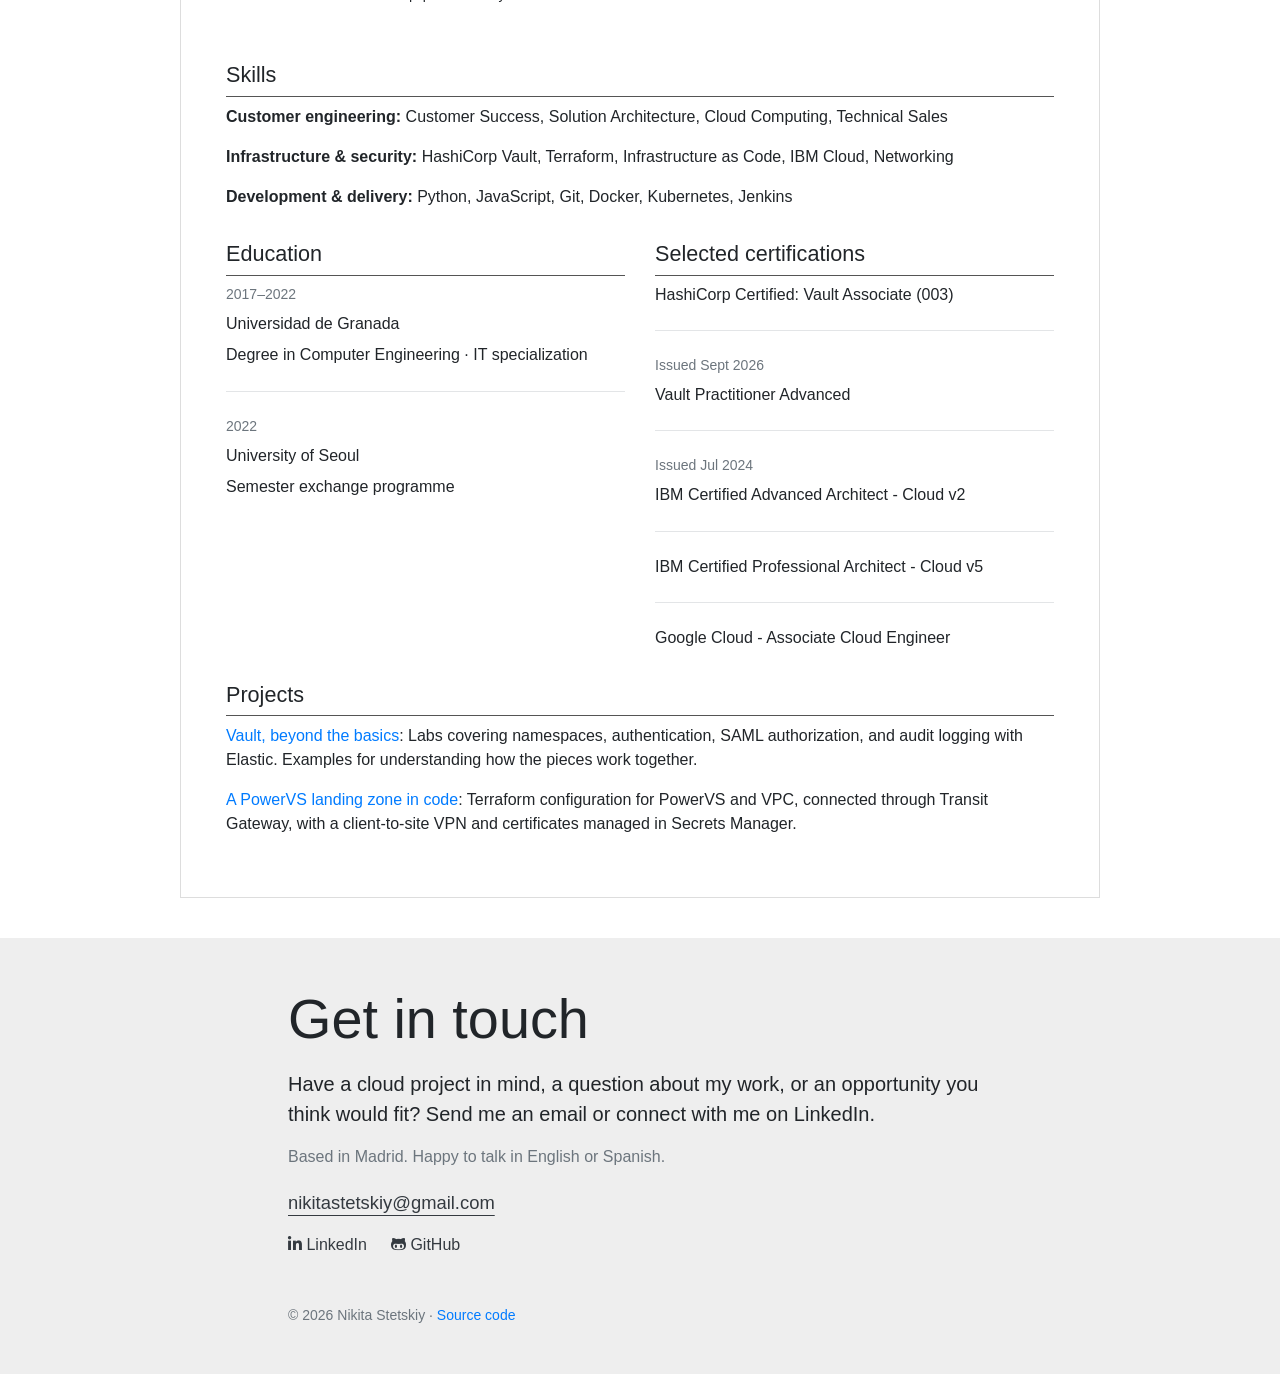
<file: resume/index.html>
<!doctype html>
<html lang="en">
  <head>
    <meta charset="UTF-8" />
    <meta name="viewport" content="width=device-width, initial-scale=1" />
    <meta name="theme-color" content="#000000" />
    <link href="https://use.fontawesome.com/releases/v5.10.2/css/all.css" rel="stylesheet" />
    <meta name="author" content="Nikita Stetskiy" />
    <title>Nikita Stetskiy | Résumé</title>
    <link rel="icon" type="image/png" href="/dev-icon.png" />
    <meta name="description" content="Nikita Stetskiy, Customer Success Engineer at HashiCorp. Cloud architecture, Vault, Terraform and practical infrastructure projects. Madrid, EMEA and DACH." />
    <link rel="canonical" href="https://nikitastetskiy.github.io/resume/" />
    <link rel="alternate" hreflang="en" href="https://nikitastetskiy.github.io/resume/" />
    <link rel="alternate" hreflang="es" href="https://nikitastetskiy.github.io/es/resume/" />
    <link rel="alternate" hreflang="x-default" href="https://nikitastetskiy.github.io/resume/" />
    <meta property="og:type" content="profile" />
    <meta property="og:image" content="https://nikitastetskiy.github.io/assets/profile-B7KHsYdh.png" />
    <meta name="twitter:image" content="https://nikitastetskiy.github.io/assets/profile-B7KHsYdh.png" />
    <meta property="og:title" content="Nikita Stetskiy | Résumé" />
    <meta property="og:description" content="Nikita Stetskiy, Customer Success Engineer at HashiCorp. Cloud architecture, Vault, Terraform and practical infrastructure projects. Madrid, EMEA and DACH." />
    <meta property="og:url" content="https://nikitastetskiy.github.io/resume/" />
    <meta property="og:locale" content="en_GB" />
    <meta name="twitter:card" content="summary" />
    <meta name="twitter:title" content="Nikita Stetskiy | Résumé" />
    <meta name="twitter:description" content="Nikita Stetskiy, Customer Success Engineer at HashiCorp. Cloud architecture, Vault, Terraform and practical infrastructure projects. Madrid, EMEA and DACH." />
    <script type="application/ld+json">{"@context":"https://schema.org","@type":"ProfilePage","url":"https://nikitastetskiy.github.io/resume/","inLanguage":"en","mainEntity":{"@type":"Person","name":"Nikita Stetskiy","url":"https://nikitastetskiy.github.io/","jobTitle":"Customer Success Engineer","worksFor":{"@type":"Organization","name":"HashiCorp"},"sameAs":["https://www.linkedin.com/in/nikitastetskiy/","https://github.com/nikitastetskiy"],"knowsAbout":["Cloud Computing","HashiCorp Vault","Terraform","Customer Success","Infrastructure as Code"]}}</script>
    <script type="module" crossorigin src="/assets/index-BetSgk1S.js"></script>
    <link rel="stylesheet" crossorigin href="/assets/index-C0Pj4z3x.css">
  </head>
  <body>
    <noscript
      ><style>.navbar-toggler{display:none!important}.navbar-collapse{display:block!important}.navbar{background:#eaedef!important;position:static!important}.navbar .brand,.navbar .nav-link{color:#343a40!important}</style></noscript
    >
    <div id="root"><a class="skip-link" href="#main">Skip to content</a><header><nav class="navbar navbar-expand-lg navbar-light fixed-top navbar-white" aria-label="Main navigation"><a class="navbar-brand brand" href="/#home">&lt; Portfolio /&gt;</a><button class="navbar-toggler toggler" type="button" aria-expanded="false" aria-controls="site-navigation" aria-label="Menu"><span class="navbar-toggler-icon"></span></button><div id="site-navigation" class="collapse navbar-collapse "><div class="navbar-nav mr-auto"><a class="nav-link lead" href="/">Back to portfolio</a></div><a class="nav-link lead language-link" href="/es/resume/" lang="es" hrefLang="es">Español</a></div></nav></header><main id="main" tabindex="-1"><div class="container resume-page"><div class="resume-tools"><a href="/">Back to portfolio</a><a class="btn btn-outline-dark" href="/resume.pdf" download="Nikita-Stetskiy-CV.pdf">Download CV</a><button class="btn btn-outline-dark">Print</button></div><article class="resume-document"><header><h1>Nikita Stetskiy</h1><p class="lead">Customer Success Engineer<!-- --> <!-- -->at<!-- --> HashiCorp</p><p>Madrid, Spain</p><div class="resume-links"><a href="mailto:nikitastetskiy@gmail.com">nikitastetskiy@gmail.com</a><a href="https://www.linkedin.com/in/nikitastetskiy/">linkedin.com/in/nikitastetskiy</a><a href="https://github.com/nikitastetskiy">github.com/nikitastetskiy</a></div></header><section class="resume-summary" aria-label="About"><p>I work as a Customer Success Engineer at HashiCorp, helping customers adopt our solutions and apply best practices in their projects, primarily with Vault and Terraform.</p><p>Before that, I worked in IBM Public Cloud, designing architectures and automating deployments.</p><p>I&#x27;ve always been interested in understanding how the different layers fit together, from networking and infrastructure to development, so I can approach problems with a clear view of the whole solution.</p></section><section class="resume-section"><h2>Experience</h2><div class="experience-list"><article class="experience-entry"><div class="experience-meta"><p><time dateTime="2025-08">Aug 2025</time> ·<!-- --> <!-- -->Present</p><h3>HashiCorp</h3></div><div><h3>Customer Success Engineer</h3><p class="text-muted">Madrid · Hybrid</p><p>Drive adoption of HashiCorp solutions across EMEA, with a focus on DACH.</p><ul><li>Advise on architecture, implementation and operational best practices, primarily around Vault and Terraform.</li><li>Deliver technical demos and practical walkthroughs tailored to customer use cases and operational challenges.</li><li>Led the resolution of a Vault and Azure integration issue blocking production adoption, working with Support and Engineering.</li></ul><ul class="skill-tags"><li>Customer Success</li><li>Vault</li><li>Terraform</li></ul></div></article><article class="experience-entry"><div class="experience-meta"><p><time dateTime="2023-07">Jul 2023</time> ·<!-- --> <time dateTime="2025-09">Sept 2025</time></p><h3>IBM</h3></div><div><h3>Cloud Architect / Technical Specialist</h3><p class="text-muted">Public Cloud · Madrid · Hybrid</p><ul><li>Developed RFPs for public tenders, including work for <a class="" href="https://es.newsroom.ibm.com/announcements?item=122846" target="_blank" rel="noopener noreferrer">EMT Madrid</a>, and led VMware datacenter migrations.</li><li>Led PoC and MVP deployments with Terraform, worked directly with clients, and prepared accounts for production.</li><li>Contributed to internal projects, including websites, and optimized PoC accounts, cutting costs by over 50%.</li></ul><ul class="skill-tags"><li>IBM Cloud</li><li>Solution Architecture</li><li>Terraform</li><li>Technical Sales</li></ul></div></article><article class="experience-entry"><div class="experience-meta"><p><time dateTime="2023-03">Mar 2023</time> ·<!-- --> <time dateTime="2023-06">Jun 2023</time></p><h3>IBM</h3></div><div><h3>Technical Sales Specialist Intern</h3><p class="text-muted">BlueCamp · Public Cloud · Madrid</p><p>Supported teams and internal initiatives in the BlueCamp programme, contributing to web projects.</p></div></article><article class="experience-entry"><div class="experience-meta"><p><time dateTime="2023-01">Jan 2023</time> ·<!-- --> <time dateTime="2023-03">Mar 2023</time></p><h3>Ericsson</h3></div><div><h3>DevOps &amp; Cloud Engineer Intern</h3><p class="text-muted">Málaga · Hybrid</p><p>Worked on CI/CD with Jenkins and on container deployments with Docker and Kubernetes.</p><ul class="skill-tags"><li>Docker</li><li>Kubernetes</li><li>Jenkins</li></ul></div></article><article class="experience-entry"><div class="experience-meta"><p><time dateTime="2021-09">Sept 2021</time> ·<!-- --> <time dateTime="2022-02">Feb 2022</time></p><h3>Universidad de Granada</h3></div><div><h3>Web &amp; Systems Intern</h3><p class="text-muted">Granada</p><p>Maintained university websites and internal platforms, developed web applications, and supported equipment and systems.</p></div></article></div></section><section class="resume-section"><h2>Skills</h2><p><strong>Customer engineering<!-- -->: </strong>Customer Success, Solution Architecture, Cloud Computing, Technical Sales</p><p><strong>Infrastructure &amp; security<!-- -->: </strong>HashiCorp Vault, Terraform, Infrastructure as Code, IBM Cloud, Networking</p><p><strong>Development &amp; delivery<!-- -->: </strong>Python, JavaScript, Git, Docker, Kubernetes, Jenkins</p></section><section class="resume-section" aria-label="Education / Selected certifications"><div class=""><div class="row qualification-grid"><div class="col-md-6"><div class=""><h2 class="">Education</h2><article class="qualification-entry"><p class="small text-muted mb-2">2017–2022</p><h3 class="h5">Universidad de Granada</h3><p class="mb-0">Degree in Computer Engineering · IT specialization</p></article><article class="qualification-entry"><p class="small text-muted mb-2">2022</p><h3 class="h5">University of Seoul</h3><p class="mb-0">Semester exchange programme</p></article></div></div><div class="col-md-6"><div class=""><h2 class="">Selected certifications</h2><article class="qualification-entry"><h3 class="h5 mb-0"><a class="text-reset" href="https://www.credly.com/badges/1fa58d45-37f5-46e6-a638-724e4c253114/public_url" target="_blank" rel="noopener noreferrer">HashiCorp Certified: Vault Associate (003)</a></h3></article><article class="qualification-entry"><p class="small text-muted mb-2">Issued<!-- --> <!-- -->Sept 2026</p><h3 class="h5 mb-0"><a class="text-reset" href="https://www.credly.com/badges/34a40317-a7a2-497d-a35f-5c99afb7bf18/public_url" target="_blank" rel="noopener noreferrer">Vault Practitioner Advanced</a></h3></article><article class="qualification-entry"><p class="small text-muted mb-2">Issued<!-- --> <!-- -->Jul 2024</p><h3 class="h5 mb-0"><a class="text-reset" href="https://www.credly.com/badges/1f6b250b-b9ad-41cf-a74c-d93717ad1705/public_url" target="_blank" rel="noopener noreferrer">IBM Certified Advanced Architect - Cloud v2</a></h3></article><article class="qualification-entry"><h3 class="h5 mb-0"><a class="text-reset" href="https://www.credly.com/badges/225b6ea0-138b-49bb-9039-ec974314c908/public_url" target="_blank" rel="noopener noreferrer">IBM Certified Professional Architect - Cloud v5</a></h3></article><article class="qualification-entry"><h3 class="h5 mb-0"><a class="text-reset" href="https://www.credly.com/badges/3b6a874b-4310-4352-b649-c6c01aeab8c8/public_url" target="_blank" rel="noopener noreferrer">Google Cloud - Associate Cloud Engineer</a></h3></article></div></div></div></div></section><section class="resume-section"><h2>Projects</h2><p><a href="https://github.com/nikitastetskiy/understanding-hcp-vault">Vault, beyond the basics</a>:<!-- --> <!-- -->Labs covering namespaces, authentication, SAML authorization, and audit logging with Elastic. Examples for understanding how the pieces work together.</p><p><a href="https://github.com/nikitastetskiy/terraform-powervs-landing-zone">A PowerVS landing zone in code</a>:<!-- --> <!-- -->Terraform configuration for PowerVS and VPC, connected through Transit Gateway, with a client-to-site VPN and certificates managed in Secrets Manager.</p></section></article></div></main><footer id="contact" style="background-color:#EEEEEE" class="mt-auto py-5"><div class="container"><div class="contact-layout"><h2 class="display-4 mb-0">Get in touch</h2><div class="contact-copy"><p class="lead mb-3">Have a cloud project in mind, a question about my work, or an opportunity you think would fit? Send me an email or connect with me on LinkedIn.</p><p class="text-muted mb-0">Based in Madrid. Happy to talk in English or Spanish.</p></div><div class="contact-links"><a class="contact-email" href="mailto:nikitastetskiy@gmail.com">nikitastetskiy@gmail.com</a><a class="" href="https://www.linkedin.com/in/nikitastetskiy/" target="_blank" rel="noopener noreferrer"><i class="fab fa-linkedin-in" aria-hidden="true"></i> LinkedIn</a><a class="" href="https://github.com/nikitastetskiy" target="_blank" rel="noopener noreferrer"><i class="fab fa-github-alt" aria-hidden="true"></i> GitHub</a></div></div><small class="text-muted">© <!-- -->2026<!-- --> <!-- -->Nikita Stetskiy<!-- --> ·<!-- --> <a class="" href="https://github.com/nikitastetskiy/portfolio" target="_blank" rel="noopener noreferrer">Source code</a></small></div></footer></div>
  </body>
</html>
</file>
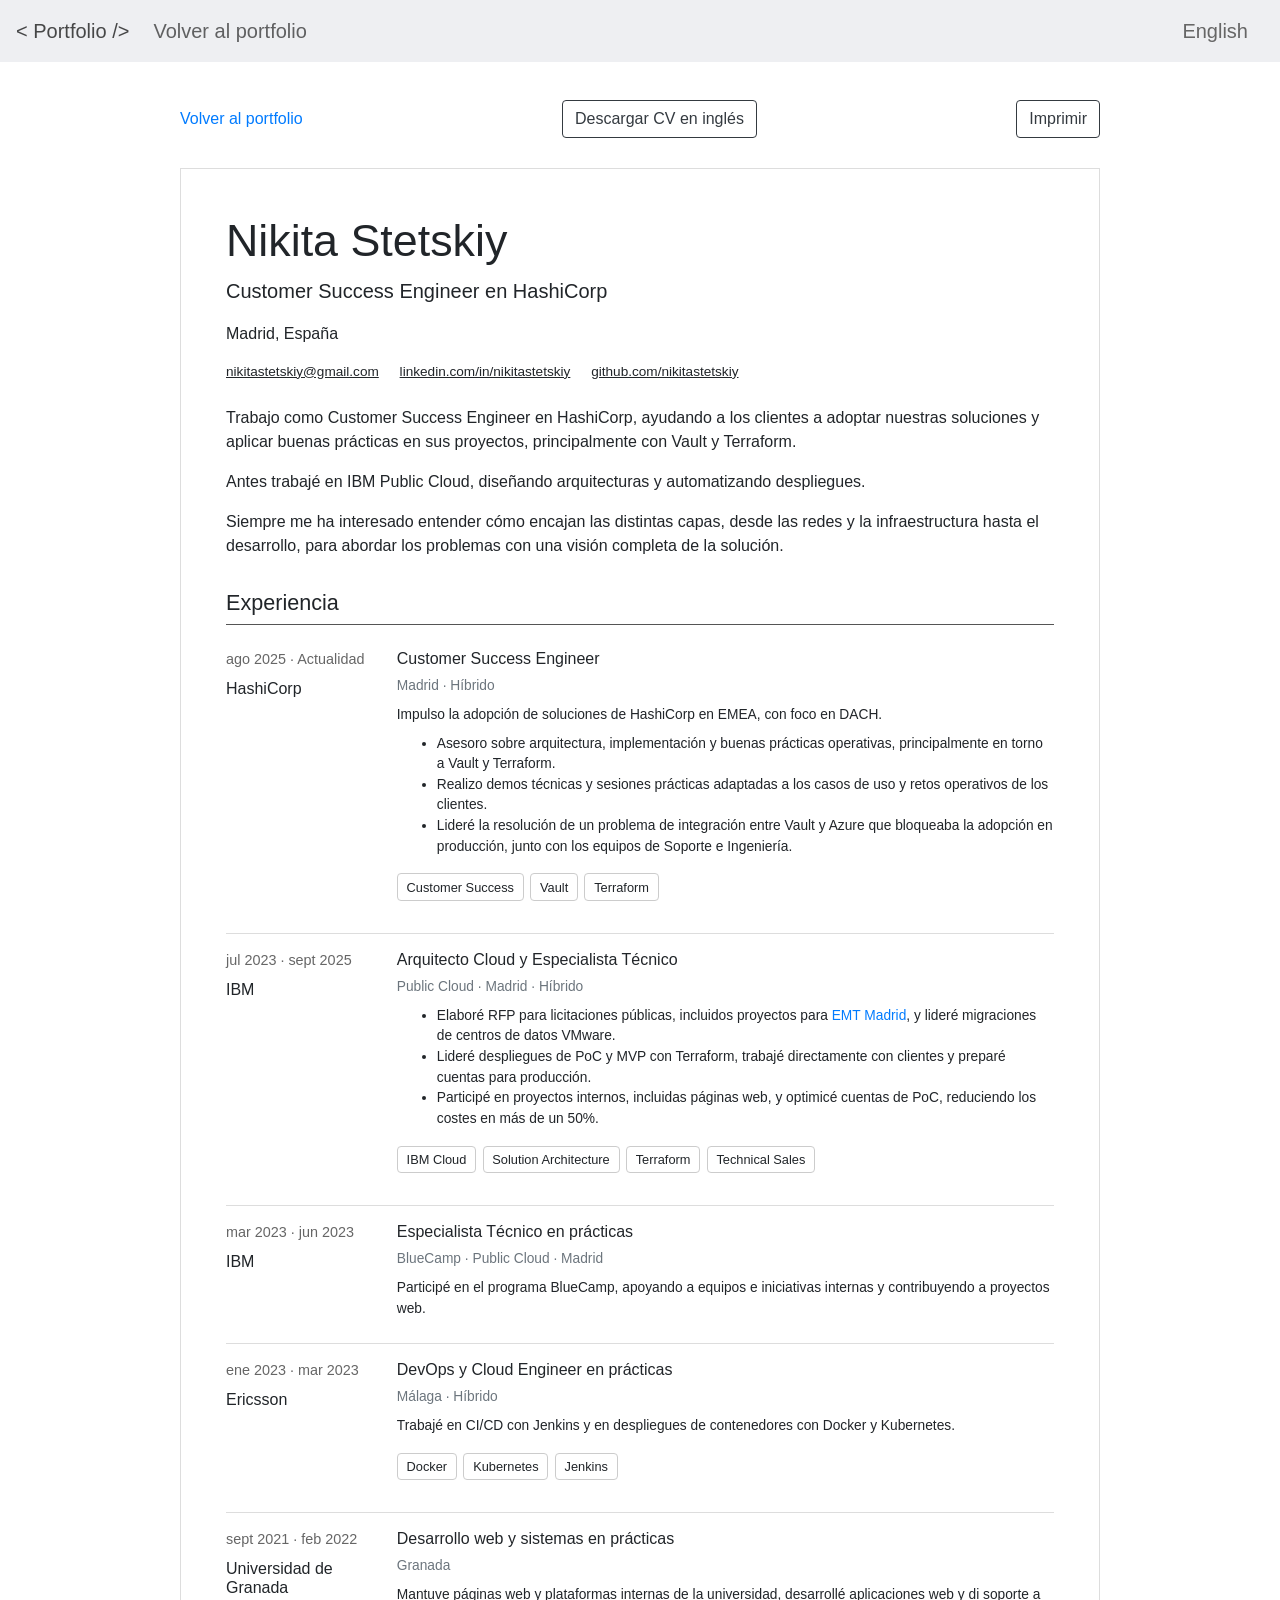
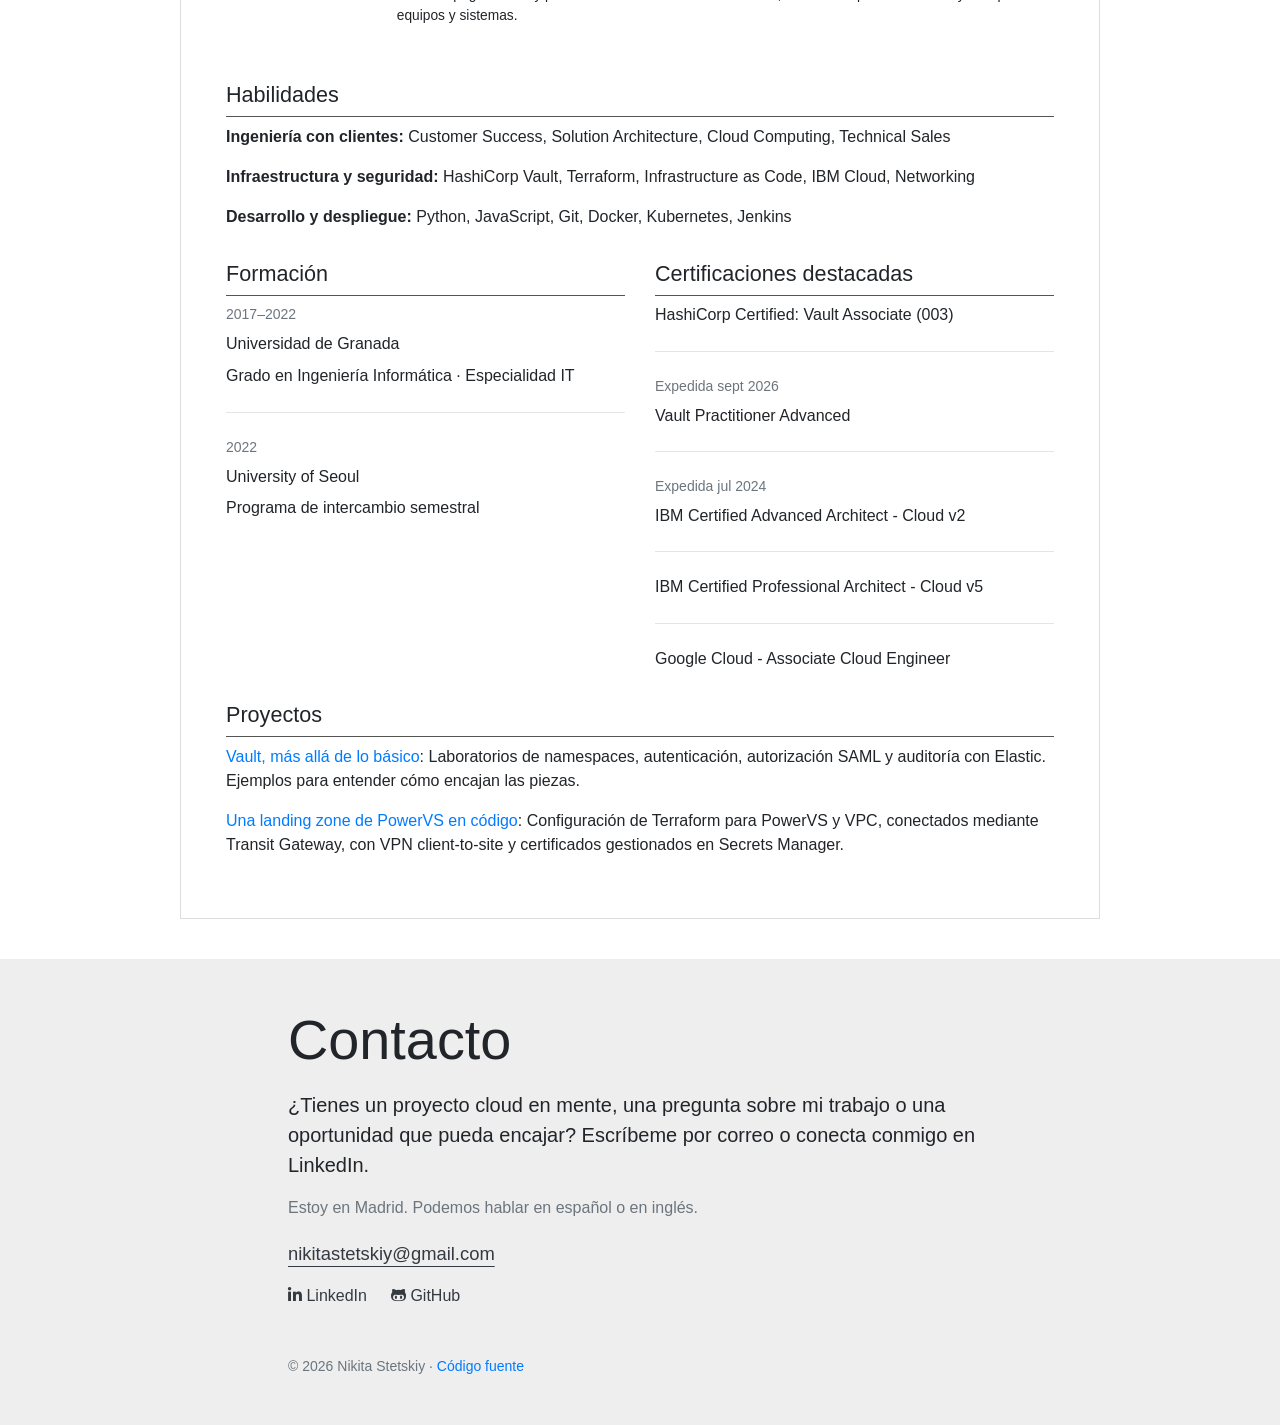
<file: es/resume/index.html>
<!doctype html>
<html lang="es">
  <head>
    <meta charset="UTF-8" />
    <meta name="viewport" content="width=device-width, initial-scale=1" />
    <meta name="theme-color" content="#000000" />
    <link href="https://use.fontawesome.com/releases/v5.10.2/css/all.css" rel="stylesheet" />
    <meta name="author" content="Nikita Stetskiy" />
    <title>Nikita Stetskiy | Currículum</title>
    <link rel="icon" type="image/png" href="/dev-icon.png" />
    <meta name="description" content="Nikita Stetskiy, Customer Success Engineer en HashiCorp. Arquitectura cloud, Vault, Terraform y proyectos de infraestructura. Madrid, EMEA y DACH." />
    <link rel="canonical" href="https://nikitastetskiy.github.io/es/resume/" />
    <link rel="alternate" hreflang="en" href="https://nikitastetskiy.github.io/resume/" />
    <link rel="alternate" hreflang="es" href="https://nikitastetskiy.github.io/es/resume/" />
    <link rel="alternate" hreflang="x-default" href="https://nikitastetskiy.github.io/resume/" />
    <meta property="og:type" content="profile" />
    <meta property="og:image" content="https://nikitastetskiy.github.io/assets/profile-B7KHsYdh.png" />
    <meta name="twitter:image" content="https://nikitastetskiy.github.io/assets/profile-B7KHsYdh.png" />
    <meta property="og:title" content="Nikita Stetskiy | Currículum" />
    <meta property="og:description" content="Nikita Stetskiy, Customer Success Engineer en HashiCorp. Arquitectura cloud, Vault, Terraform y proyectos de infraestructura. Madrid, EMEA y DACH." />
    <meta property="og:url" content="https://nikitastetskiy.github.io/es/resume/" />
    <meta property="og:locale" content="es_ES" />
    <meta name="twitter:card" content="summary" />
    <meta name="twitter:title" content="Nikita Stetskiy | Currículum" />
    <meta name="twitter:description" content="Nikita Stetskiy, Customer Success Engineer en HashiCorp. Arquitectura cloud, Vault, Terraform y proyectos de infraestructura. Madrid, EMEA y DACH." />
    <script type="application/ld+json">{"@context":"https://schema.org","@type":"ProfilePage","url":"https://nikitastetskiy.github.io/es/resume/","inLanguage":"es","mainEntity":{"@type":"Person","name":"Nikita Stetskiy","url":"https://nikitastetskiy.github.io/","jobTitle":"Customer Success Engineer","worksFor":{"@type":"Organization","name":"HashiCorp"},"sameAs":["https://www.linkedin.com/in/nikitastetskiy/","https://github.com/nikitastetskiy"],"knowsAbout":["Cloud Computing","HashiCorp Vault","Terraform","Customer Success","Infrastructure as Code"]}}</script>
    <script type="module" crossorigin src="/assets/index-BetSgk1S.js"></script>
    <link rel="stylesheet" crossorigin href="/assets/index-C0Pj4z3x.css">
  </head>
  <body>
    <noscript
      ><style>.navbar-toggler{display:none!important}.navbar-collapse{display:block!important}.navbar{background:#eaedef!important;position:static!important}.navbar .brand,.navbar .nav-link{color:#343a40!important}</style></noscript
    >
    <div id="root"><a class="skip-link" href="#main">Ir al contenido</a><header><nav class="navbar navbar-expand-lg navbar-light fixed-top navbar-white" aria-label="Navegación principal"><a class="navbar-brand brand" href="/es/#home">&lt; Portfolio /&gt;</a><button class="navbar-toggler toggler" type="button" aria-expanded="false" aria-controls="site-navigation" aria-label="Menú"><span class="navbar-toggler-icon"></span></button><div id="site-navigation" class="collapse navbar-collapse "><div class="navbar-nav mr-auto"><a class="nav-link lead" href="/es/">Volver al portfolio</a></div><a class="nav-link lead language-link" href="/resume/" lang="en" hrefLang="en">English</a></div></nav></header><main id="main" tabindex="-1"><div class="container resume-page"><div class="resume-tools"><a href="/es/">Volver al portfolio</a><a class="btn btn-outline-dark" href="/resume.pdf" download="Nikita-Stetskiy-CV.pdf">Descargar CV en inglés</a><button class="btn btn-outline-dark">Imprimir</button></div><article class="resume-document"><header><h1>Nikita Stetskiy</h1><p class="lead">Customer Success Engineer<!-- --> <!-- -->en<!-- --> HashiCorp</p><p>Madrid, España</p><div class="resume-links"><a href="mailto:nikitastetskiy@gmail.com">nikitastetskiy@gmail.com</a><a href="https://www.linkedin.com/in/nikitastetskiy/">linkedin.com/in/nikitastetskiy</a><a href="https://github.com/nikitastetskiy">github.com/nikitastetskiy</a></div></header><section class="resume-summary" aria-label="Sobre mí"><p>Trabajo como Customer Success Engineer en HashiCorp, ayudando a los clientes a adoptar nuestras soluciones y aplicar buenas prácticas en sus proyectos, principalmente con Vault y Terraform.</p><p>Antes trabajé en IBM Public Cloud, diseñando arquitecturas y automatizando despliegues.</p><p>Siempre me ha interesado entender cómo encajan las distintas capas, desde las redes y la infraestructura hasta el desarrollo, para abordar los problemas con una visión completa de la solución.</p></section><section class="resume-section"><h2>Experiencia</h2><div class="experience-list"><article class="experience-entry"><div class="experience-meta"><p><time dateTime="2025-08">ago 2025</time> ·<!-- --> <!-- -->Actualidad</p><h3>HashiCorp</h3></div><div><h3>Customer Success Engineer</h3><p class="text-muted">Madrid · Híbrido</p><p>Impulso la adopción de soluciones de HashiCorp en EMEA, con foco en DACH.</p><ul><li>Asesoro sobre arquitectura, implementación y buenas prácticas operativas, principalmente en torno a Vault y Terraform.</li><li>Realizo demos técnicas y sesiones prácticas adaptadas a los casos de uso y retos operativos de los clientes.</li><li>Lideré la resolución de un problema de integración entre Vault y Azure que bloqueaba la adopción en producción, junto con los equipos de Soporte e Ingeniería.</li></ul><ul class="skill-tags"><li>Customer Success</li><li>Vault</li><li>Terraform</li></ul></div></article><article class="experience-entry"><div class="experience-meta"><p><time dateTime="2023-07">jul 2023</time> ·<!-- --> <time dateTime="2025-09">sept 2025</time></p><h3>IBM</h3></div><div><h3>Arquitecto Cloud y Especialista Técnico</h3><p class="text-muted">Public Cloud · Madrid · Híbrido</p><ul><li>Elaboré RFP para licitaciones públicas, incluidos proyectos para <a class="" href="https://es.newsroom.ibm.com/announcements?item=122846" target="_blank" rel="noopener noreferrer">EMT Madrid</a>, y lideré migraciones de centros de datos VMware.</li><li>Lideré despliegues de PoC y MVP con Terraform, trabajé directamente con clientes y preparé cuentas para producción.</li><li>Participé en proyectos internos, incluidas páginas web, y optimicé cuentas de PoC, reduciendo los costes en más de un 50%.</li></ul><ul class="skill-tags"><li>IBM Cloud</li><li>Solution Architecture</li><li>Terraform</li><li>Technical Sales</li></ul></div></article><article class="experience-entry"><div class="experience-meta"><p><time dateTime="2023-03">mar 2023</time> ·<!-- --> <time dateTime="2023-06">jun 2023</time></p><h3>IBM</h3></div><div><h3>Especialista Técnico en prácticas</h3><p class="text-muted">BlueCamp · Public Cloud · Madrid</p><p>Participé en el programa BlueCamp, apoyando a equipos e iniciativas internas y contribuyendo a proyectos web.</p></div></article><article class="experience-entry"><div class="experience-meta"><p><time dateTime="2023-01">ene 2023</time> ·<!-- --> <time dateTime="2023-03">mar 2023</time></p><h3>Ericsson</h3></div><div><h3>DevOps y Cloud Engineer en prácticas</h3><p class="text-muted">Málaga · Híbrido</p><p>Trabajé en CI/CD con Jenkins y en despliegues de contenedores con Docker y Kubernetes.</p><ul class="skill-tags"><li>Docker</li><li>Kubernetes</li><li>Jenkins</li></ul></div></article><article class="experience-entry"><div class="experience-meta"><p><time dateTime="2021-09">sept 2021</time> ·<!-- --> <time dateTime="2022-02">feb 2022</time></p><h3>Universidad de Granada</h3></div><div><h3>Desarrollo web y sistemas en prácticas</h3><p class="text-muted">Granada</p><p>Mantuve páginas web y plataformas internas de la universidad, desarrollé aplicaciones web y di soporte a equipos y sistemas.</p></div></article></div></section><section class="resume-section"><h2>Habilidades</h2><p><strong>Ingeniería con clientes<!-- -->: </strong>Customer Success, Solution Architecture, Cloud Computing, Technical Sales</p><p><strong>Infraestructura y seguridad<!-- -->: </strong>HashiCorp Vault, Terraform, Infrastructure as Code, IBM Cloud, Networking</p><p><strong>Desarrollo y despliegue<!-- -->: </strong>Python, JavaScript, Git, Docker, Kubernetes, Jenkins</p></section><section class="resume-section" aria-label="Formación / Certificaciones destacadas"><div class=""><div class="row qualification-grid"><div class="col-md-6"><div class=""><h2 class="">Formación</h2><article class="qualification-entry"><p class="small text-muted mb-2">2017–2022</p><h3 class="h5">Universidad de Granada</h3><p class="mb-0">Grado en Ingeniería Informática · Especialidad IT</p></article><article class="qualification-entry"><p class="small text-muted mb-2">2022</p><h3 class="h5">University of Seoul</h3><p class="mb-0">Programa de intercambio semestral</p></article></div></div><div class="col-md-6"><div class=""><h2 class="">Certificaciones destacadas</h2><article class="qualification-entry"><h3 class="h5 mb-0"><a class="text-reset" href="https://www.credly.com/badges/1fa58d45-37f5-46e6-a638-724e4c253114/public_url" target="_blank" rel="noopener noreferrer">HashiCorp Certified: Vault Associate (003)</a></h3></article><article class="qualification-entry"><p class="small text-muted mb-2">Expedida<!-- --> <!-- -->sept 2026</p><h3 class="h5 mb-0"><a class="text-reset" href="https://www.credly.com/badges/34a40317-a7a2-497d-a35f-5c99afb7bf18/public_url" target="_blank" rel="noopener noreferrer">Vault Practitioner Advanced</a></h3></article><article class="qualification-entry"><p class="small text-muted mb-2">Expedida<!-- --> <!-- -->jul 2024</p><h3 class="h5 mb-0"><a class="text-reset" href="https://www.credly.com/badges/1f6b250b-b9ad-41cf-a74c-d93717ad1705/public_url" target="_blank" rel="noopener noreferrer">IBM Certified Advanced Architect - Cloud v2</a></h3></article><article class="qualification-entry"><h3 class="h5 mb-0"><a class="text-reset" href="https://www.credly.com/badges/225b6ea0-138b-49bb-9039-ec974314c908/public_url" target="_blank" rel="noopener noreferrer">IBM Certified Professional Architect - Cloud v5</a></h3></article><article class="qualification-entry"><h3 class="h5 mb-0"><a class="text-reset" href="https://www.credly.com/badges/3b6a874b-4310-4352-b649-c6c01aeab8c8/public_url" target="_blank" rel="noopener noreferrer">Google Cloud - Associate Cloud Engineer</a></h3></article></div></div></div></div></section><section class="resume-section"><h2>Proyectos</h2><p><a href="https://github.com/nikitastetskiy/understanding-hcp-vault">Vault, más allá de lo básico</a>:<!-- --> <!-- -->Laboratorios de namespaces, autenticación, autorización SAML y auditoría con Elastic. Ejemplos para entender cómo encajan las piezas.</p><p><a href="https://github.com/nikitastetskiy/terraform-powervs-landing-zone">Una landing zone de PowerVS en código</a>:<!-- --> <!-- -->Configuración de Terraform para PowerVS y VPC, conectados mediante Transit Gateway, con VPN client-to-site y certificados gestionados en Secrets Manager.</p></section></article></div></main><footer id="contact" style="background-color:#EEEEEE" class="mt-auto py-5"><div class="container"><div class="contact-layout"><h2 class="display-4 mb-0">Contacto</h2><div class="contact-copy"><p class="lead mb-3">¿Tienes un proyecto cloud en mente, una pregunta sobre mi trabajo o una oportunidad que pueda encajar? Escríbeme por correo o conecta conmigo en LinkedIn.</p><p class="text-muted mb-0">Estoy en Madrid. Podemos hablar en español o en inglés.</p></div><div class="contact-links"><a class="contact-email" href="mailto:nikitastetskiy@gmail.com">nikitastetskiy@gmail.com</a><a class="" href="https://www.linkedin.com/in/nikitastetskiy/" target="_blank" rel="noopener noreferrer"><i class="fab fa-linkedin-in" aria-hidden="true"></i> LinkedIn</a><a class="" href="https://github.com/nikitastetskiy" target="_blank" rel="noopener noreferrer"><i class="fab fa-github-alt" aria-hidden="true"></i> GitHub</a></div></div><small class="text-muted">© <!-- -->2026<!-- --> <!-- -->Nikita Stetskiy<!-- --> ·<!-- --> <a class="" href="https://github.com/nikitastetskiy/portfolio" target="_blank" rel="noopener noreferrer">Código fuente</a></small></div></footer></div>
  </body>
</html>
</file>
<file: assets/index-C0Pj4z3x.css>
:root{--blue:#007bff;--indigo:#6610f2;--purple:#6f42c1;--pink:#e83e8c;--red:#dc3545;--orange:#fd7e14;--yellow:#ffc107;--green:#28a745;--teal:#20c997;--cyan:#17a2b8;--white:#fff;--gray:#6c757d;--gray-dark:#343a40;--primary:#007bff;--secondary:#6c757d;--success:#28a745;--info:#17a2b8;--warning:#ffc107;--danger:#dc3545;--light:#f8f9fa;--dark:#343a40;--breakpoint-xs:0;--breakpoint-sm:576px;--breakpoint-md:768px;--breakpoint-lg:992px;--breakpoint-xl:1200px;--font-family-sans-serif:-apple-system, BlinkMacSystemFont, "Segoe UI", Roboto, "Helvetica Neue", Arial, "Noto Sans", "Liberation Sans", sans-serif, "Apple Color Emoji", "Segoe UI Emoji", "Segoe UI Symbol", "Noto Color Emoji";--font-family-monospace:SFMono-Regular, Menlo, Monaco, Consolas, "Liberation Mono", "Courier New", monospace}*,:before,:after{box-sizing:border-box}html{-webkit-text-size-adjust:100%;-webkit-tap-highlight-color:#0000;font-family:sans-serif;line-height:1.15}article,aside,figcaption,figure,footer,header,hgroup,main,nav,section{display:block}body{color:#212529;text-align:left;background-color:#fff;margin:0;font-family:-apple-system,BlinkMacSystemFont,Segoe UI,Roboto,Helvetica Neue,Arial,Noto Sans,Liberation Sans,sans-serif,Apple Color Emoji,Segoe UI Emoji,Segoe UI Symbol,Noto Color Emoji;font-size:1rem;font-weight:400;line-height:1.5}[tabindex="-1"]:focus:not(:focus-visible){outline:0!important}hr{box-sizing:content-box;height:0;overflow:visible}h1,h2,h3,h4,h5,h6{margin-top:0;margin-bottom:.5rem}p{margin-top:0;margin-bottom:1rem}abbr[title],abbr[data-original-title]{cursor:help;-webkit-text-decoration-skip-ink:none;text-decoration-skip-ink:none;border-bottom:0;-webkit-text-decoration:underline dotted;text-decoration:underline dotted}address{font-style:normal;line-height:inherit;margin-bottom:1rem}ol,ul,dl{margin-top:0;margin-bottom:1rem}ol ol,ul ul,ol ul,ul ol{margin-bottom:0}dt{font-weight:700}dd{margin-bottom:.5rem;margin-left:0}blockquote{margin:0 0 1rem}b,strong{font-weight:bolder}small{font-size:80%}sub,sup{vertical-align:baseline;font-size:75%;line-height:0;position:relative}sub{bottom:-.25em}sup{top:-.5em}a{color:#007bff;background-color:#0000;text-decoration:none}a:hover{color:#0056b3;text-decoration:underline}a:not([href]):not([class]),a:not([href]):not([class]):hover{color:inherit;text-decoration:none}pre,code,kbd,samp{font-family:SFMono-Regular,Menlo,Monaco,Consolas,Liberation Mono,Courier New,monospace;font-size:1em}pre{-ms-overflow-style:scrollbar;margin-top:0;margin-bottom:1rem;overflow:auto}figure{margin:0 0 1rem}img{vertical-align:middle;border-style:none}svg{vertical-align:middle;overflow:hidden}table{border-collapse:collapse}caption{color:#6c757d;text-align:left;caption-side:bottom;padding-top:.75rem;padding-bottom:.75rem}th{text-align:inherit;text-align:-webkit-match-parent}label{margin-bottom:.5rem;display:inline-block}button{border-radius:0}button:focus:not(:focus-visible){outline:0}input,button,select,optgroup,textarea{font-family:inherit;font-size:inherit;line-height:inherit;margin:0}button,input{overflow:visible}button,select{text-transform:none}[role=button]{cursor:pointer}select{word-wrap:normal}button,[type=button],[type=reset],[type=submit]{-webkit-appearance:button}button:not(:disabled),[type=button]:not(:disabled),[type=reset]:not(:disabled),[type=submit]:not(:disabled){cursor:pointer}button::-moz-focus-inner{border-style:none;padding:0}[type=button]::-moz-focus-inner{border-style:none;padding:0}[type=reset]::-moz-focus-inner{border-style:none;padding:0}[type=submit]::-moz-focus-inner{border-style:none;padding:0}input[type=radio],input[type=checkbox]{box-sizing:border-box;padding:0}textarea{resize:vertical;overflow:auto}fieldset{border:0;min-width:0;margin:0;padding:0}legend{width:100%;max-width:100%;font-size:1.5rem;line-height:inherit;color:inherit;white-space:normal;margin-bottom:.5rem;padding:0;display:block}progress{vertical-align:baseline}[type=number]::-webkit-inner-spin-button{height:auto}[type=number]::-webkit-outer-spin-button{height:auto}[type=search]{outline-offset:-2px;-webkit-appearance:none}[type=search]::-webkit-search-decoration{-webkit-appearance:none}::-webkit-file-upload-button{font:inherit;-webkit-appearance:button}output{display:inline-block}summary{cursor:pointer;display:list-item}template{display:none}[hidden]{display:none!important}h1,h2,h3,h4,h5,h6,.h1,.h2,.h3,.h4,.h5,.h6{margin-bottom:.5rem;font-weight:500;line-height:1.2}.lead{font-size:1.25rem;font-weight:300}.display-1{font-size:6rem;font-weight:300;line-height:1.2}.display-2{font-size:5.5rem;font-weight:300;line-height:1.2}.display-3{font-size:4.5rem;font-weight:300;line-height:1.2}.display-4{font-size:3.5rem;font-weight:300;line-height:1.2}hr{border:0;border-top:1px solid #0000001a;margin-top:1rem;margin-bottom:1rem}small,.small{font-size:.875em;font-weight:400}mark,.mark{background-color:#fcf8e3;padding:.2em}.list-unstyled,.list-inline{padding-left:0;list-style:none}.list-inline-item{display:inline-block}.list-inline-item:not(:last-child){margin-right:.5rem}.initialism{text-transform:uppercase;font-size:90%}.blockquote{margin-bottom:1rem;font-size:1.25rem}.blockquote-footer{color:#6c757d;font-size:.875em;display:block}.blockquote-footer:before{content:"— "}.img-fluid{max-width:100%;height:auto}.img-thumbnail{background-color:#fff;border:1px solid #dee2e6;border-radius:.25rem;max-width:100%;height:auto;padding:.25rem}.figure{display:inline-block}.figure-img{margin-bottom:.5rem;line-height:1}.figure-caption{color:#6c757d;font-size:90%}code{color:#e83e8c;word-wrap:break-word;font-size:87.5%}a>code{color:inherit}kbd{color:#fff;background-color:#212529;border-radius:.2rem;padding:.2rem .4rem;font-size:87.5%}kbd kbd{padding:0;font-size:100%;font-weight:700}pre{color:#212529;font-size:87.5%;display:block}pre code{font-size:inherit;color:inherit;word-break:normal}.pre-scrollable{max-height:340px;overflow-y:scroll}.container,.container-fluid,.container-xl,.container-lg,.container-md,.container-sm{width:100%;margin-left:auto;margin-right:auto;padding-left:15px;padding-right:15px}@media (min-width:576px){.container-sm,.container{max-width:540px}}@media (min-width:768px){.container-md,.container-sm,.container{max-width:720px}}@media (min-width:992px){.container-lg,.container-md,.container-sm,.container{max-width:960px}}@media (min-width:1200px){.container-xl,.container-lg,.container-md,.container-sm,.container{max-width:1140px}}.row{flex-wrap:wrap;margin-left:-15px;margin-right:-15px;display:flex}.no-gutters{margin-left:0;margin-right:0}.no-gutters>.col,.no-gutters>[class*=col-]{padding-left:0;padding-right:0}.col-xl,.col-xl-auto,.col-xl-12,.col-xl-11,.col-xl-10,.col-xl-9,.col-xl-8,.col-xl-7,.col-xl-6,.col-xl-5,.col-xl-4,.col-xl-3,.col-xl-2,.col-xl-1,.col-lg,.col-lg-auto,.col-lg-12,.col-lg-11,.col-lg-10,.col-lg-9,.col-lg-8,.col-lg-7,.col-lg-6,.col-lg-5,.col-lg-4,.col-lg-3,.col-lg-2,.col-lg-1,.col-md,.col-md-auto,.col-md-12,.col-md-11,.col-md-10,.col-md-9,.col-md-8,.col-md-7,.col-md-6,.col-md-5,.col-md-4,.col-md-3,.col-md-2,.col-md-1,.col-sm,.col-sm-auto,.col-sm-12,.col-sm-11,.col-sm-10,.col-sm-9,.col-sm-8,.col-sm-7,.col-sm-6,.col-sm-5,.col-sm-4,.col-sm-3,.col-sm-2,.col-sm-1,.col,.col-auto,.col-12,.col-11,.col-10,.col-9,.col-8,.col-7,.col-6,.col-5,.col-4,.col-3,.col-2,.col-1{width:100%;padding-left:15px;padding-right:15px;position:relative}.col{flex-grow:1;flex-basis:0;max-width:100%}.row-cols-1>*{flex:0 0 100%;max-width:100%}.row-cols-2>*{flex:0 0 50%;max-width:50%}.row-cols-3>*{flex:0 0 33.3333%;max-width:33.3333%}.row-cols-4>*{flex:0 0 25%;max-width:25%}.row-cols-5>*{flex:0 0 20%;max-width:20%}.row-cols-6>*{flex:0 0 16.6667%;max-width:16.6667%}.col-auto{flex:none;width:auto;max-width:100%}.col-1{flex:0 0 8.33333%;max-width:8.33333%}.col-2{flex:0 0 16.6667%;max-width:16.6667%}.col-3{flex:0 0 25%;max-width:25%}.col-4{flex:0 0 33.3333%;max-width:33.3333%}.col-5{flex:0 0 41.6667%;max-width:41.6667%}.col-6{flex:0 0 50%;max-width:50%}.col-7{flex:0 0 58.3333%;max-width:58.3333%}.col-8{flex:0 0 66.6667%;max-width:66.6667%}.col-9{flex:0 0 75%;max-width:75%}.col-10{flex:0 0 83.3333%;max-width:83.3333%}.col-11{flex:0 0 91.6667%;max-width:91.6667%}.col-12{flex:0 0 100%;max-width:100%}.order-first{order:-1}.order-last{order:13}.order-0{order:0}.order-1{order:1}.order-2{order:2}.order-3{order:3}.order-4{order:4}.order-5{order:5}.order-6{order:6}.order-7{order:7}.order-8{order:8}.order-9{order:9}.order-10{order:10}.order-11{order:11}.order-12{order:12}.offset-1{margin-left:8.33333%}.offset-2{margin-left:16.6667%}.offset-3{margin-left:25%}.offset-4{margin-left:33.3333%}.offset-5{margin-left:41.6667%}.offset-6{margin-left:50%}.offset-7{margin-left:58.3333%}.offset-8{margin-left:66.6667%}.offset-9{margin-left:75%}.offset-10{margin-left:83.3333%}.offset-11{margin-left:91.6667%}@media (min-width:576px){.col-sm{flex-grow:1;flex-basis:0;max-width:100%}.row-cols-sm-1>*{flex:0 0 100%;max-width:100%}.row-cols-sm-2>*{flex:0 0 50%;max-width:50%}.row-cols-sm-3>*{flex:0 0 33.3333%;max-width:33.3333%}.row-cols-sm-4>*{flex:0 0 25%;max-width:25%}.row-cols-sm-5>*{flex:0 0 20%;max-width:20%}.row-cols-sm-6>*{flex:0 0 16.6667%;max-width:16.6667%}.col-sm-auto{flex:none;width:auto;max-width:100%}.col-sm-1{flex:0 0 8.33333%;max-width:8.33333%}.col-sm-2{flex:0 0 16.6667%;max-width:16.6667%}.col-sm-3{flex:0 0 25%;max-width:25%}.col-sm-4{flex:0 0 33.3333%;max-width:33.3333%}.col-sm-5{flex:0 0 41.6667%;max-width:41.6667%}.col-sm-6{flex:0 0 50%;max-width:50%}.col-sm-7{flex:0 0 58.3333%;max-width:58.3333%}.col-sm-8{flex:0 0 66.6667%;max-width:66.6667%}.col-sm-9{flex:0 0 75%;max-width:75%}.col-sm-10{flex:0 0 83.3333%;max-width:83.3333%}.col-sm-11{flex:0 0 91.6667%;max-width:91.6667%}.col-sm-12{flex:0 0 100%;max-width:100%}.order-sm-first{order:-1}.order-sm-last{order:13}.order-sm-0{order:0}.order-sm-1{order:1}.order-sm-2{order:2}.order-sm-3{order:3}.order-sm-4{order:4}.order-sm-5{order:5}.order-sm-6{order:6}.order-sm-7{order:7}.order-sm-8{order:8}.order-sm-9{order:9}.order-sm-10{order:10}.order-sm-11{order:11}.order-sm-12{order:12}.offset-sm-0{margin-left:0}.offset-sm-1{margin-left:8.33333%}.offset-sm-2{margin-left:16.6667%}.offset-sm-3{margin-left:25%}.offset-sm-4{margin-left:33.3333%}.offset-sm-5{margin-left:41.6667%}.offset-sm-6{margin-left:50%}.offset-sm-7{margin-left:58.3333%}.offset-sm-8{margin-left:66.6667%}.offset-sm-9{margin-left:75%}.offset-sm-10{margin-left:83.3333%}.offset-sm-11{margin-left:91.6667%}}@media (min-width:768px){.col-md{flex-grow:1;flex-basis:0;max-width:100%}.row-cols-md-1>*{flex:0 0 100%;max-width:100%}.row-cols-md-2>*{flex:0 0 50%;max-width:50%}.row-cols-md-3>*{flex:0 0 33.3333%;max-width:33.3333%}.row-cols-md-4>*{flex:0 0 25%;max-width:25%}.row-cols-md-5>*{flex:0 0 20%;max-width:20%}.row-cols-md-6>*{flex:0 0 16.6667%;max-width:16.6667%}.col-md-auto{flex:none;width:auto;max-width:100%}.col-md-1{flex:0 0 8.33333%;max-width:8.33333%}.col-md-2{flex:0 0 16.6667%;max-width:16.6667%}.col-md-3{flex:0 0 25%;max-width:25%}.col-md-4{flex:0 0 33.3333%;max-width:33.3333%}.col-md-5{flex:0 0 41.6667%;max-width:41.6667%}.col-md-6{flex:0 0 50%;max-width:50%}.col-md-7{flex:0 0 58.3333%;max-width:58.3333%}.col-md-8{flex:0 0 66.6667%;max-width:66.6667%}.col-md-9{flex:0 0 75%;max-width:75%}.col-md-10{flex:0 0 83.3333%;max-width:83.3333%}.col-md-11{flex:0 0 91.6667%;max-width:91.6667%}.col-md-12{flex:0 0 100%;max-width:100%}.order-md-first{order:-1}.order-md-last{order:13}.order-md-0{order:0}.order-md-1{order:1}.order-md-2{order:2}.order-md-3{order:3}.order-md-4{order:4}.order-md-5{order:5}.order-md-6{order:6}.order-md-7{order:7}.order-md-8{order:8}.order-md-9{order:9}.order-md-10{order:10}.order-md-11{order:11}.order-md-12{order:12}.offset-md-0{margin-left:0}.offset-md-1{margin-left:8.33333%}.offset-md-2{margin-left:16.6667%}.offset-md-3{margin-left:25%}.offset-md-4{margin-left:33.3333%}.offset-md-5{margin-left:41.6667%}.offset-md-6{margin-left:50%}.offset-md-7{margin-left:58.3333%}.offset-md-8{margin-left:66.6667%}.offset-md-9{margin-left:75%}.offset-md-10{margin-left:83.3333%}.offset-md-11{margin-left:91.6667%}}@media (min-width:992px){.col-lg{flex-grow:1;flex-basis:0;max-width:100%}.row-cols-lg-1>*{flex:0 0 100%;max-width:100%}.row-cols-lg-2>*{flex:0 0 50%;max-width:50%}.row-cols-lg-3>*{flex:0 0 33.3333%;max-width:33.3333%}.row-cols-lg-4>*{flex:0 0 25%;max-width:25%}.row-cols-lg-5>*{flex:0 0 20%;max-width:20%}.row-cols-lg-6>*{flex:0 0 16.6667%;max-width:16.6667%}.col-lg-auto{flex:none;width:auto;max-width:100%}.col-lg-1{flex:0 0 8.33333%;max-width:8.33333%}.col-lg-2{flex:0 0 16.6667%;max-width:16.6667%}.col-lg-3{flex:0 0 25%;max-width:25%}.col-lg-4{flex:0 0 33.3333%;max-width:33.3333%}.col-lg-5{flex:0 0 41.6667%;max-width:41.6667%}.col-lg-6{flex:0 0 50%;max-width:50%}.col-lg-7{flex:0 0 58.3333%;max-width:58.3333%}.col-lg-8{flex:0 0 66.6667%;max-width:66.6667%}.col-lg-9{flex:0 0 75%;max-width:75%}.col-lg-10{flex:0 0 83.3333%;max-width:83.3333%}.col-lg-11{flex:0 0 91.6667%;max-width:91.6667%}.col-lg-12{flex:0 0 100%;max-width:100%}.order-lg-first{order:-1}.order-lg-last{order:13}.order-lg-0{order:0}.order-lg-1{order:1}.order-lg-2{order:2}.order-lg-3{order:3}.order-lg-4{order:4}.order-lg-5{order:5}.order-lg-6{order:6}.order-lg-7{order:7}.order-lg-8{order:8}.order-lg-9{order:9}.order-lg-10{order:10}.order-lg-11{order:11}.order-lg-12{order:12}.offset-lg-0{margin-left:0}.offset-lg-1{margin-left:8.33333%}.offset-lg-2{margin-left:16.6667%}.offset-lg-3{margin-left:25%}.offset-lg-4{margin-left:33.3333%}.offset-lg-5{margin-left:41.6667%}.offset-lg-6{margin-left:50%}.offset-lg-7{margin-left:58.3333%}.offset-lg-8{margin-left:66.6667%}.offset-lg-9{margin-left:75%}.offset-lg-10{margin-left:83.3333%}.offset-lg-11{margin-left:91.6667%}}@media (min-width:1200px){.col-xl{flex-grow:1;flex-basis:0;max-width:100%}.row-cols-xl-1>*{flex:0 0 100%;max-width:100%}.row-cols-xl-2>*{flex:0 0 50%;max-width:50%}.row-cols-xl-3>*{flex:0 0 33.3333%;max-width:33.3333%}.row-cols-xl-4>*{flex:0 0 25%;max-width:25%}.row-cols-xl-5>*{flex:0 0 20%;max-width:20%}.row-cols-xl-6>*{flex:0 0 16.6667%;max-width:16.6667%}.col-xl-auto{flex:none;width:auto;max-width:100%}.col-xl-1{flex:0 0 8.33333%;max-width:8.33333%}.col-xl-2{flex:0 0 16.6667%;max-width:16.6667%}.col-xl-3{flex:0 0 25%;max-width:25%}.col-xl-4{flex:0 0 33.3333%;max-width:33.3333%}.col-xl-5{flex:0 0 41.6667%;max-width:41.6667%}.col-xl-6{flex:0 0 50%;max-width:50%}.col-xl-7{flex:0 0 58.3333%;max-width:58.3333%}.col-xl-8{flex:0 0 66.6667%;max-width:66.6667%}.col-xl-9{flex:0 0 75%;max-width:75%}.col-xl-10{flex:0 0 83.3333%;max-width:83.3333%}.col-xl-11{flex:0 0 91.6667%;max-width:91.6667%}.col-xl-12{flex:0 0 100%;max-width:100%}.order-xl-first{order:-1}.order-xl-last{order:13}.order-xl-0{order:0}.order-xl-1{order:1}.order-xl-2{order:2}.order-xl-3{order:3}.order-xl-4{order:4}.order-xl-5{order:5}.order-xl-6{order:6}.order-xl-7{order:7}.order-xl-8{order:8}.order-xl-9{order:9}.order-xl-10{order:10}.order-xl-11{order:11}.order-xl-12{order:12}.offset-xl-0{margin-left:0}.offset-xl-1{margin-left:8.33333%}.offset-xl-2{margin-left:16.6667%}.offset-xl-3{margin-left:25%}.offset-xl-4{margin-left:33.3333%}.offset-xl-5{margin-left:41.6667%}.offset-xl-6{margin-left:50%}.offset-xl-7{margin-left:58.3333%}.offset-xl-8{margin-left:66.6667%}.offset-xl-9{margin-left:75%}.offset-xl-10{margin-left:83.3333%}.offset-xl-11{margin-left:91.6667%}}.table{color:#212529;width:100%;margin-bottom:1rem}.table th,.table td{vertical-align:top;border-top:1px solid #dee2e6;padding:.75rem}.table thead th{vertical-align:bottom;border-bottom:2px solid #dee2e6}.table tbody+tbody{border-top:2px solid #dee2e6}.table-sm th,.table-sm td{padding:.3rem}.table-bordered,.table-bordered th,.table-bordered td{border:1px solid #dee2e6}.table-bordered thead th,.table-bordered thead td{border-bottom-width:2px}.table-borderless th,.table-borderless td,.table-borderless thead th,.table-borderless tbody+tbody{border:0}.table-striped tbody tr:nth-of-type(odd){background-color:#0000000d}.table-hover tbody tr:hover{color:#212529;background-color:#00000013}.table-primary,.table-primary>th,.table-primary>td{background-color:#b8daff}.table-primary th,.table-primary td,.table-primary thead th,.table-primary tbody+tbody{border-color:#7abaff}.table-hover .table-primary:hover,.table-hover .table-primary:hover>td,.table-hover .table-primary:hover>th{background-color:#9ecdff}.table-secondary,.table-secondary>th,.table-secondary>td{background-color:#d6d8db}.table-secondary th,.table-secondary td,.table-secondary thead th,.table-secondary tbody+tbody{border-color:#b3b7bb}.table-hover .table-secondary:hover,.table-hover .table-secondary:hover>td,.table-hover .table-secondary:hover>th{background-color:#c8cccf}.table-success,.table-success>th,.table-success>td{background-color:#c3e6cb}.table-success th,.table-success td,.table-success thead th,.table-success tbody+tbody{border-color:#8fd19e}.table-hover .table-success:hover,.table-hover .table-success:hover>td,.table-hover .table-success:hover>th{background-color:#b1dfbb}.table-info,.table-info>th,.table-info>td{background-color:#bee5eb}.table-info th,.table-info td,.table-info thead th,.table-info tbody+tbody{border-color:#86cfda}.table-hover .table-info:hover,.table-hover .table-info:hover>td,.table-hover .table-info:hover>th{background-color:#abdde5}.table-warning,.table-warning>th,.table-warning>td{background-color:#ffeeba}.table-warning th,.table-warning td,.table-warning thead th,.table-warning tbody+tbody{border-color:#ffdf7e}.table-hover .table-warning:hover,.table-hover .table-warning:hover>td,.table-hover .table-warning:hover>th{background-color:#ffe7a0}.table-danger,.table-danger>th,.table-danger>td{background-color:#f5c6cb}.table-danger th,.table-danger td,.table-danger thead th,.table-danger tbody+tbody{border-color:#ed969e}.table-hover .table-danger:hover,.table-hover .table-danger:hover>td,.table-hover .table-danger:hover>th{background-color:#f1b1b7}.table-light,.table-light>th,.table-light>td{background-color:#fdfdfe}.table-light th,.table-light td,.table-light thead th,.table-light tbody+tbody{border-color:#fbfcfc}.table-hover .table-light:hover,.table-hover .table-light:hover>td,.table-hover .table-light:hover>th{background-color:#eef1f3}.table-dark,.table-dark>th,.table-dark>td{background-color:#c6c8ca}.table-dark th,.table-dark td,.table-dark thead th,.table-dark tbody+tbody{border-color:#95999c}.table-hover .table-dark:hover,.table-hover .table-dark:hover>td,.table-hover .table-dark:hover>th{background-color:#b9bbbd}.table-active,.table-active>th,.table-active>td,.table-hover .table-active:hover,.table-hover .table-active:hover>td,.table-hover .table-active:hover>th{background-color:#00000013}.table .thead-dark th{color:#fff;background-color:#343a40;border-color:#454d55}.table .thead-light th{color:#495057;background-color:#e9ecef;border-color:#dee2e6}.table-dark{color:#fff;background-color:#343a40}.table-dark th,.table-dark td,.table-dark thead th{border-color:#454d55}.table-dark.table-bordered{border:0}.table-dark.table-striped tbody tr:nth-of-type(odd){background-color:#ffffff0d}.table-dark.table-hover tbody tr:hover{color:#fff;background-color:#ffffff13}@media (max-width:575.98px){.table-responsive-sm{-webkit-overflow-scrolling:touch;width:100%;display:block;overflow-x:auto}.table-responsive-sm>.table-bordered{border:0}}@media (max-width:767.98px){.table-responsive-md{-webkit-overflow-scrolling:touch;width:100%;display:block;overflow-x:auto}.table-responsive-md>.table-bordered{border:0}}@media (max-width:991.98px){.table-responsive-lg{-webkit-overflow-scrolling:touch;width:100%;display:block;overflow-x:auto}.table-responsive-lg>.table-bordered{border:0}}@media (max-width:1199.98px){.table-responsive-xl{-webkit-overflow-scrolling:touch;width:100%;display:block;overflow-x:auto}.table-responsive-xl>.table-bordered{border:0}}.table-responsive{-webkit-overflow-scrolling:touch;width:100%;display:block;overflow-x:auto}.table-responsive>.table-bordered{border:0}.form-control{color:#495057;background-color:#fff;background-clip:padding-box;border:1px solid #ced4da;border-radius:.25rem;width:100%;height:calc(1.5em + .75rem + 2px);padding:.375rem .75rem;font-size:1rem;font-weight:400;line-height:1.5;transition:border-color .15s ease-in-out,box-shadow .15s ease-in-out;display:block}@media (prefers-reduced-motion:reduce){.form-control{transition:none}}.form-control::-ms-expand{background-color:#0000;border:0}.form-control:focus{color:#495057;background-color:#fff;border-color:#80bdff;outline:0;box-shadow:0 0 0 .2rem #007bff40}.form-control::placeholder{color:#6c757d;opacity:1}.form-control:disabled,.form-control[readonly]{opacity:1;background-color:#e9ecef}input[type=date].form-control,input[type=time].form-control,input[type=datetime-local].form-control,input[type=month].form-control{appearance:none}select.form-control:-moz-focusring{color:#0000;text-shadow:0 0 #495057}select.form-control:focus::-ms-value{color:#495057;background-color:#fff}.form-control-file,.form-control-range{width:100%;display:block}.col-form-label{font-size:inherit;margin-bottom:0;padding-top:calc(.375rem + 1px);padding-bottom:calc(.375rem + 1px);line-height:1.5}.col-form-label-lg{padding-top:calc(.5rem + 1px);padding-bottom:calc(.5rem + 1px);font-size:1.25rem;line-height:1.5}.col-form-label-sm{padding-top:calc(.25rem + 1px);padding-bottom:calc(.25rem + 1px);font-size:.875rem;line-height:1.5}.form-control-plaintext{color:#212529;background-color:#0000;border:1px solid #0000;border-width:1px 0;width:100%;margin-bottom:0;padding:.375rem 0;font-size:1rem;line-height:1.5;display:block}.form-control-plaintext.form-control-sm,.form-control-plaintext.form-control-lg{padding-left:0;padding-right:0}.form-control-sm{border-radius:.2rem;height:calc(1.5em + .5rem + 2px);padding:.25rem .5rem;font-size:.875rem;line-height:1.5}.form-control-lg{border-radius:.3rem;height:calc(1.5em + 1rem + 2px);padding:.5rem 1rem;font-size:1.25rem;line-height:1.5}select.form-control[size],select.form-control[multiple],textarea.form-control{height:auto}.form-group{margin-bottom:1rem}.form-text{margin-top:.25rem;display:block}.form-row{flex-wrap:wrap;margin-left:-5px;margin-right:-5px;display:flex}.form-row>.col,.form-row>[class*=col-]{padding-left:5px;padding-right:5px}.form-check{padding-left:1.25rem;display:block;position:relative}.form-check-input{margin-top:.3rem;margin-left:-1.25rem;position:absolute}.form-check-input[disabled]~.form-check-label,.form-check-input:disabled~.form-check-label{color:#6c757d}.form-check-label{margin-bottom:0}.form-check-inline{align-items:center;margin-right:.75rem;padding-left:0;display:inline-flex}.form-check-inline .form-check-input{margin-top:0;margin-left:0;margin-right:.3125rem;position:static}.valid-feedback{color:#28a745;width:100%;margin-top:.25rem;font-size:.875em;display:none}.valid-tooltip{z-index:5;color:#fff;background-color:#28a745e6;border-radius:.25rem;max-width:100%;margin-top:.1rem;padding:.25rem .5rem;font-size:.875rem;line-height:1.5;display:none;position:absolute;top:100%;left:0}.form-row>.col>.valid-tooltip,.form-row>[class*=col-]>.valid-tooltip{left:5px}.was-validated :valid~.valid-feedback,.was-validated :valid~.valid-tooltip,.is-valid~.valid-feedback,.is-valid~.valid-tooltip{display:block}.was-validated .form-control:valid,.form-control.is-valid{background-image:url("data:image/svg+xml,%3csvg xmlns='http://www.w3.org/2000/svg' width='8' height='8' viewBox='0 0 8 8'%3e%3cpath fill='%2328a745' d='M2.3 6.73L.6 4.53c-.4-1.04.46-1.4 1.1-.8l1.1 1.4 3.4-3.8c.6-.63 1.6-.27 1.2.7l-4 4.6c-.43.5-.8.4-1.1.1z'/%3e%3c/svg%3e");background-position:right calc(.375em + .1875rem) center;background-repeat:no-repeat;background-size:calc(.75em + .375rem) calc(.75em + .375rem);border-color:#28a745;padding-right:calc(1.5em + .75rem)!important}.was-validated .form-control:valid:focus,.form-control.is-valid:focus{border-color:#28a745;box-shadow:0 0 0 .2rem #28a74540}.was-validated select.form-control:valid,select.form-control.is-valid{background-position:right 1.5rem center;padding-right:3rem!important}.was-validated textarea.form-control:valid,textarea.form-control.is-valid{background-position:right calc(.375em + .1875rem) top calc(.375em + .1875rem);padding-right:calc(1.5em + .75rem)}.was-validated .custom-select:valid,.custom-select.is-valid{background:url("data:image/svg+xml,%3csvg xmlns='http://www.w3.org/2000/svg' width='4' height='5' viewBox='0 0 4 5'%3e%3cpath fill='%23343a40' d='M2 0L0 2h4zm0 5L0 3h4z'/%3e%3c/svg%3e") right .75rem center/8px 10px no-repeat,#fff url("data:image/svg+xml,%3csvg xmlns='http://www.w3.org/2000/svg' width='8' height='8' viewBox='0 0 8 8'%3e%3cpath fill='%2328a745' d='M2.3 6.73L.6 4.53c-.4-1.04.46-1.4 1.1-.8l1.1 1.4 3.4-3.8c.6-.63 1.6-.27 1.2.7l-4 4.6c-.43.5-.8.4-1.1.1z'/%3e%3c/svg%3e") right 1.75rem center/calc(.75em + .375rem) calc(.75em + .375rem) no-repeat;border-color:#28a745;padding-right:calc(.75em + 2.3125rem)!important}.was-validated .custom-select:valid:focus,.custom-select.is-valid:focus{border-color:#28a745;box-shadow:0 0 0 .2rem #28a74540}.was-validated .form-check-input:valid~.form-check-label,.form-check-input.is-valid~.form-check-label{color:#28a745}.was-validated .form-check-input:valid~.valid-feedback,.was-validated .form-check-input:valid~.valid-tooltip,.form-check-input.is-valid~.valid-feedback,.form-check-input.is-valid~.valid-tooltip{display:block}.was-validated .custom-control-input:valid~.custom-control-label,.custom-control-input.is-valid~.custom-control-label{color:#28a745}.was-validated .custom-control-input:valid~.custom-control-label:before,.custom-control-input.is-valid~.custom-control-label:before{border-color:#28a745}.was-validated .custom-control-input:valid:checked~.custom-control-label:before,.custom-control-input.is-valid:checked~.custom-control-label:before{background-color:#34ce57;border-color:#34ce57}.was-validated .custom-control-input:valid:focus~.custom-control-label:before,.custom-control-input.is-valid:focus~.custom-control-label:before{box-shadow:0 0 0 .2rem #28a74540}.was-validated .custom-control-input:valid:focus:not(:checked)~.custom-control-label:before,.custom-control-input.is-valid:focus:not(:checked)~.custom-control-label:before,.was-validated .custom-file-input:valid~.custom-file-label,.custom-file-input.is-valid~.custom-file-label{border-color:#28a745}.was-validated .custom-file-input:valid:focus~.custom-file-label,.custom-file-input.is-valid:focus~.custom-file-label{border-color:#28a745;box-shadow:0 0 0 .2rem #28a74540}.invalid-feedback{color:#dc3545;width:100%;margin-top:.25rem;font-size:.875em;display:none}.invalid-tooltip{z-index:5;color:#fff;background-color:#dc3545e6;border-radius:.25rem;max-width:100%;margin-top:.1rem;padding:.25rem .5rem;font-size:.875rem;line-height:1.5;display:none;position:absolute;top:100%;left:0}.form-row>.col>.invalid-tooltip,.form-row>[class*=col-]>.invalid-tooltip{left:5px}.was-validated :invalid~.invalid-feedback,.was-validated :invalid~.invalid-tooltip,.is-invalid~.invalid-feedback,.is-invalid~.invalid-tooltip{display:block}.was-validated .form-control:invalid,.form-control.is-invalid{background-image:url("data:image/svg+xml,%3csvg xmlns='http://www.w3.org/2000/svg' width='12' height='12' fill='none' stroke='%23dc3545' viewBox='0 0 12 12'%3e%3ccircle cx='6' cy='6' r='4.5'/%3e%3cpath stroke-linejoin='round' d='M5.8 3.6h.4L6 6.5z'/%3e%3ccircle cx='6' cy='8.2' r='.6' fill='%23dc3545' stroke='none'/%3e%3c/svg%3e");background-position:right calc(.375em + .1875rem) center;background-repeat:no-repeat;background-size:calc(.75em + .375rem) calc(.75em + .375rem);border-color:#dc3545;padding-right:calc(1.5em + .75rem)!important}.was-validated .form-control:invalid:focus,.form-control.is-invalid:focus{border-color:#dc3545;box-shadow:0 0 0 .2rem #dc354540}.was-validated select.form-control:invalid,select.form-control.is-invalid{background-position:right 1.5rem center;padding-right:3rem!important}.was-validated textarea.form-control:invalid,textarea.form-control.is-invalid{background-position:right calc(.375em + .1875rem) top calc(.375em + .1875rem);padding-right:calc(1.5em + .75rem)}.was-validated .custom-select:invalid,.custom-select.is-invalid{background:url("data:image/svg+xml,%3csvg xmlns='http://www.w3.org/2000/svg' width='4' height='5' viewBox='0 0 4 5'%3e%3cpath fill='%23343a40' d='M2 0L0 2h4zm0 5L0 3h4z'/%3e%3c/svg%3e") right .75rem center/8px 10px no-repeat,#fff url("data:image/svg+xml,%3csvg xmlns='http://www.w3.org/2000/svg' width='12' height='12' fill='none' stroke='%23dc3545' viewBox='0 0 12 12'%3e%3ccircle cx='6' cy='6' r='4.5'/%3e%3cpath stroke-linejoin='round' d='M5.8 3.6h.4L6 6.5z'/%3e%3ccircle cx='6' cy='8.2' r='.6' fill='%23dc3545' stroke='none'/%3e%3c/svg%3e") right 1.75rem center/calc(.75em + .375rem) calc(.75em + .375rem) no-repeat;border-color:#dc3545;padding-right:calc(.75em + 2.3125rem)!important}.was-validated .custom-select:invalid:focus,.custom-select.is-invalid:focus{border-color:#dc3545;box-shadow:0 0 0 .2rem #dc354540}.was-validated .form-check-input:invalid~.form-check-label,.form-check-input.is-invalid~.form-check-label{color:#dc3545}.was-validated .form-check-input:invalid~.invalid-feedback,.was-validated .form-check-input:invalid~.invalid-tooltip,.form-check-input.is-invalid~.invalid-feedback,.form-check-input.is-invalid~.invalid-tooltip{display:block}.was-validated .custom-control-input:invalid~.custom-control-label,.custom-control-input.is-invalid~.custom-control-label{color:#dc3545}.was-validated .custom-control-input:invalid~.custom-control-label:before,.custom-control-input.is-invalid~.custom-control-label:before{border-color:#dc3545}.was-validated .custom-control-input:invalid:checked~.custom-control-label:before,.custom-control-input.is-invalid:checked~.custom-control-label:before{background-color:#e4606d;border-color:#e4606d}.was-validated .custom-control-input:invalid:focus~.custom-control-label:before,.custom-control-input.is-invalid:focus~.custom-control-label:before{box-shadow:0 0 0 .2rem #dc354540}.was-validated .custom-control-input:invalid:focus:not(:checked)~.custom-control-label:before,.custom-control-input.is-invalid:focus:not(:checked)~.custom-control-label:before,.was-validated .custom-file-input:invalid~.custom-file-label,.custom-file-input.is-invalid~.custom-file-label{border-color:#dc3545}.was-validated .custom-file-input:invalid:focus~.custom-file-label,.custom-file-input.is-invalid:focus~.custom-file-label{border-color:#dc3545;box-shadow:0 0 0 .2rem #dc354540}.form-inline{flex-flow:wrap;align-items:center;display:flex}.form-inline .form-check{width:100%}@media (min-width:576px){.form-inline label{justify-content:center;align-items:center;margin-bottom:0;display:flex}.form-inline .form-group{flex-flow:wrap;flex:none;align-items:center;margin-bottom:0;display:flex}.form-inline .form-control{vertical-align:middle;width:auto;display:inline-block}.form-inline .form-control-plaintext{display:inline-block}.form-inline .input-group,.form-inline .custom-select{width:auto}.form-inline .form-check{justify-content:center;align-items:center;width:auto;padding-left:0;display:flex}.form-inline .form-check-input{flex-shrink:0;margin-top:0;margin-left:0;margin-right:.25rem;position:relative}.form-inline .custom-control{justify-content:center;align-items:center}.form-inline .custom-control-label{margin-bottom:0}}.btn{color:#212529;text-align:center;vertical-align:middle;-webkit-user-select:none;user-select:none;background-color:#0000;border:1px solid #0000;border-radius:.25rem;padding:.375rem .75rem;font-size:1rem;font-weight:400;line-height:1.5;transition:color .15s ease-in-out,background-color .15s ease-in-out,border-color .15s ease-in-out,box-shadow .15s ease-in-out;display:inline-block}@media (prefers-reduced-motion:reduce){.btn{transition:none}}.btn:hover{color:#212529;text-decoration:none}.btn:focus,.btn.focus{outline:0;box-shadow:0 0 0 .2rem #007bff40}.btn.disabled,.btn:disabled{opacity:.65}.btn:not(:disabled):not(.disabled){cursor:pointer}a.btn.disabled,fieldset:disabled a.btn{pointer-events:none}.btn-primary{color:#fff;background-color:#007bff;border-color:#007bff}.btn-primary:hover{color:#fff;background-color:#0069d9;border-color:#0062cc}.btn-primary:focus,.btn-primary.focus{color:#fff;background-color:#0069d9;border-color:#0062cc;box-shadow:0 0 0 .2rem #268fff80}.btn-primary.disabled,.btn-primary:disabled{color:#fff;background-color:#007bff;border-color:#007bff}.btn-primary:not(:disabled):not(.disabled):active,.btn-primary:not(:disabled):not(.disabled).active,.show>.btn-primary.dropdown-toggle{color:#fff;background-color:#0062cc;border-color:#005cbf}.btn-primary:not(:disabled):not(.disabled):active:focus,.btn-primary:not(:disabled):not(.disabled).active:focus,.show>.btn-primary.dropdown-toggle:focus{box-shadow:0 0 0 .2rem #268fff80}.btn-secondary{color:#fff;background-color:#6c757d;border-color:#6c757d}.btn-secondary:hover{color:#fff;background-color:#5a6268;border-color:#545b62}.btn-secondary:focus,.btn-secondary.focus{color:#fff;background-color:#5a6268;border-color:#545b62;box-shadow:0 0 0 .2rem #828a9180}.btn-secondary.disabled,.btn-secondary:disabled{color:#fff;background-color:#6c757d;border-color:#6c757d}.btn-secondary:not(:disabled):not(.disabled):active,.btn-secondary:not(:disabled):not(.disabled).active,.show>.btn-secondary.dropdown-toggle{color:#fff;background-color:#545b62;border-color:#4e555b}.btn-secondary:not(:disabled):not(.disabled):active:focus,.btn-secondary:not(:disabled):not(.disabled).active:focus,.show>.btn-secondary.dropdown-toggle:focus{box-shadow:0 0 0 .2rem #828a9180}.btn-success{color:#fff;background-color:#28a745;border-color:#28a745}.btn-success:hover{color:#fff;background-color:#218838;border-color:#1e7e34}.btn-success:focus,.btn-success.focus{color:#fff;background-color:#218838;border-color:#1e7e34;box-shadow:0 0 0 .2rem #48b46180}.btn-success.disabled,.btn-success:disabled{color:#fff;background-color:#28a745;border-color:#28a745}.btn-success:not(:disabled):not(.disabled):active,.btn-success:not(:disabled):not(.disabled).active,.show>.btn-success.dropdown-toggle{color:#fff;background-color:#1e7e34;border-color:#1c7430}.btn-success:not(:disabled):not(.disabled):active:focus,.btn-success:not(:disabled):not(.disabled).active:focus,.show>.btn-success.dropdown-toggle:focus{box-shadow:0 0 0 .2rem #48b46180}.btn-info{color:#fff;background-color:#17a2b8;border-color:#17a2b8}.btn-info:hover{color:#fff;background-color:#138496;border-color:#117a8b}.btn-info:focus,.btn-info.focus{color:#fff;background-color:#138496;border-color:#117a8b;box-shadow:0 0 0 .2rem #3ab0c380}.btn-info.disabled,.btn-info:disabled{color:#fff;background-color:#17a2b8;border-color:#17a2b8}.btn-info:not(:disabled):not(.disabled):active,.btn-info:not(:disabled):not(.disabled).active,.show>.btn-info.dropdown-toggle{color:#fff;background-color:#117a8b;border-color:#10707f}.btn-info:not(:disabled):not(.disabled):active:focus,.btn-info:not(:disabled):not(.disabled).active:focus,.show>.btn-info.dropdown-toggle:focus{box-shadow:0 0 0 .2rem #3ab0c380}.btn-warning{color:#212529;background-color:#ffc107;border-color:#ffc107}.btn-warning:hover{color:#212529;background-color:#e0a800;border-color:#d39e00}.btn-warning:focus,.btn-warning.focus{color:#212529;background-color:#e0a800;border-color:#d39e00;box-shadow:0 0 0 .2rem #deaa0c80}.btn-warning.disabled,.btn-warning:disabled{color:#212529;background-color:#ffc107;border-color:#ffc107}.btn-warning:not(:disabled):not(.disabled):active,.btn-warning:not(:disabled):not(.disabled).active,.show>.btn-warning.dropdown-toggle{color:#212529;background-color:#d39e00;border-color:#c69500}.btn-warning:not(:disabled):not(.disabled):active:focus,.btn-warning:not(:disabled):not(.disabled).active:focus,.show>.btn-warning.dropdown-toggle:focus{box-shadow:0 0 0 .2rem #deaa0c80}.btn-danger{color:#fff;background-color:#dc3545;border-color:#dc3545}.btn-danger:hover{color:#fff;background-color:#c82333;border-color:#bd2130}.btn-danger:focus,.btn-danger.focus{color:#fff;background-color:#c82333;border-color:#bd2130;box-shadow:0 0 0 .2rem #e1536180}.btn-danger.disabled,.btn-danger:disabled{color:#fff;background-color:#dc3545;border-color:#dc3545}.btn-danger:not(:disabled):not(.disabled):active,.btn-danger:not(:disabled):not(.disabled).active,.show>.btn-danger.dropdown-toggle{color:#fff;background-color:#bd2130;border-color:#b21f2d}.btn-danger:not(:disabled):not(.disabled):active:focus,.btn-danger:not(:disabled):not(.disabled).active:focus,.show>.btn-danger.dropdown-toggle:focus{box-shadow:0 0 0 .2rem #e1536180}.btn-light{color:#212529;background-color:#f8f9fa;border-color:#f8f9fa}.btn-light:hover{color:#212529;background-color:#e2e6ea;border-color:#dae0e5}.btn-light:focus,.btn-light.focus{color:#212529;background-color:#e2e6ea;border-color:#dae0e5;box-shadow:0 0 0 .2rem #d8d9db80}.btn-light.disabled,.btn-light:disabled{color:#212529;background-color:#f8f9fa;border-color:#f8f9fa}.btn-light:not(:disabled):not(.disabled):active,.btn-light:not(:disabled):not(.disabled).active,.show>.btn-light.dropdown-toggle{color:#212529;background-color:#dae0e5;border-color:#d3d9df}.btn-light:not(:disabled):not(.disabled):active:focus,.btn-light:not(:disabled):not(.disabled).active:focus,.show>.btn-light.dropdown-toggle:focus{box-shadow:0 0 0 .2rem #d8d9db80}.btn-dark{color:#fff;background-color:#343a40;border-color:#343a40}.btn-dark:hover{color:#fff;background-color:#23272b;border-color:#1d2124}.btn-dark:focus,.btn-dark.focus{color:#fff;background-color:#23272b;border-color:#1d2124;box-shadow:0 0 0 .2rem #52585d80}.btn-dark.disabled,.btn-dark:disabled{color:#fff;background-color:#343a40;border-color:#343a40}.btn-dark:not(:disabled):not(.disabled):active,.btn-dark:not(:disabled):not(.disabled).active,.show>.btn-dark.dropdown-toggle{color:#fff;background-color:#1d2124;border-color:#171a1d}.btn-dark:not(:disabled):not(.disabled):active:focus,.btn-dark:not(:disabled):not(.disabled).active:focus,.show>.btn-dark.dropdown-toggle:focus{box-shadow:0 0 0 .2rem #52585d80}.btn-outline-primary{color:#007bff;border-color:#007bff}.btn-outline-primary:hover{color:#fff;background-color:#007bff;border-color:#007bff}.btn-outline-primary:focus,.btn-outline-primary.focus{box-shadow:0 0 0 .2rem #007bff80}.btn-outline-primary.disabled,.btn-outline-primary:disabled{color:#007bff;background-color:#0000}.btn-outline-primary:not(:disabled):not(.disabled):active,.btn-outline-primary:not(:disabled):not(.disabled).active,.show>.btn-outline-primary.dropdown-toggle{color:#fff;background-color:#007bff;border-color:#007bff}.btn-outline-primary:not(:disabled):not(.disabled):active:focus,.btn-outline-primary:not(:disabled):not(.disabled).active:focus,.show>.btn-outline-primary.dropdown-toggle:focus{box-shadow:0 0 0 .2rem #007bff80}.btn-outline-secondary{color:#6c757d;border-color:#6c757d}.btn-outline-secondary:hover{color:#fff;background-color:#6c757d;border-color:#6c757d}.btn-outline-secondary:focus,.btn-outline-secondary.focus{box-shadow:0 0 0 .2rem #6c757d80}.btn-outline-secondary.disabled,.btn-outline-secondary:disabled{color:#6c757d;background-color:#0000}.btn-outline-secondary:not(:disabled):not(.disabled):active,.btn-outline-secondary:not(:disabled):not(.disabled).active,.show>.btn-outline-secondary.dropdown-toggle{color:#fff;background-color:#6c757d;border-color:#6c757d}.btn-outline-secondary:not(:disabled):not(.disabled):active:focus,.btn-outline-secondary:not(:disabled):not(.disabled).active:focus,.show>.btn-outline-secondary.dropdown-toggle:focus{box-shadow:0 0 0 .2rem #6c757d80}.btn-outline-success{color:#28a745;border-color:#28a745}.btn-outline-success:hover{color:#fff;background-color:#28a745;border-color:#28a745}.btn-outline-success:focus,.btn-outline-success.focus{box-shadow:0 0 0 .2rem #28a74580}.btn-outline-success.disabled,.btn-outline-success:disabled{color:#28a745;background-color:#0000}.btn-outline-success:not(:disabled):not(.disabled):active,.btn-outline-success:not(:disabled):not(.disabled).active,.show>.btn-outline-success.dropdown-toggle{color:#fff;background-color:#28a745;border-color:#28a745}.btn-outline-success:not(:disabled):not(.disabled):active:focus,.btn-outline-success:not(:disabled):not(.disabled).active:focus,.show>.btn-outline-success.dropdown-toggle:focus{box-shadow:0 0 0 .2rem #28a74580}.btn-outline-info{color:#17a2b8;border-color:#17a2b8}.btn-outline-info:hover{color:#fff;background-color:#17a2b8;border-color:#17a2b8}.btn-outline-info:focus,.btn-outline-info.focus{box-shadow:0 0 0 .2rem #17a2b880}.btn-outline-info.disabled,.btn-outline-info:disabled{color:#17a2b8;background-color:#0000}.btn-outline-info:not(:disabled):not(.disabled):active,.btn-outline-info:not(:disabled):not(.disabled).active,.show>.btn-outline-info.dropdown-toggle{color:#fff;background-color:#17a2b8;border-color:#17a2b8}.btn-outline-info:not(:disabled):not(.disabled):active:focus,.btn-outline-info:not(:disabled):not(.disabled).active:focus,.show>.btn-outline-info.dropdown-toggle:focus{box-shadow:0 0 0 .2rem #17a2b880}.btn-outline-warning{color:#ffc107;border-color:#ffc107}.btn-outline-warning:hover{color:#212529;background-color:#ffc107;border-color:#ffc107}.btn-outline-warning:focus,.btn-outline-warning.focus{box-shadow:0 0 0 .2rem #ffc10780}.btn-outline-warning.disabled,.btn-outline-warning:disabled{color:#ffc107;background-color:#0000}.btn-outline-warning:not(:disabled):not(.disabled):active,.btn-outline-warning:not(:disabled):not(.disabled).active,.show>.btn-outline-warning.dropdown-toggle{color:#212529;background-color:#ffc107;border-color:#ffc107}.btn-outline-warning:not(:disabled):not(.disabled):active:focus,.btn-outline-warning:not(:disabled):not(.disabled).active:focus,.show>.btn-outline-warning.dropdown-toggle:focus{box-shadow:0 0 0 .2rem #ffc10780}.btn-outline-danger{color:#dc3545;border-color:#dc3545}.btn-outline-danger:hover{color:#fff;background-color:#dc3545;border-color:#dc3545}.btn-outline-danger:focus,.btn-outline-danger.focus{box-shadow:0 0 0 .2rem #dc354580}.btn-outline-danger.disabled,.btn-outline-danger:disabled{color:#dc3545;background-color:#0000}.btn-outline-danger:not(:disabled):not(.disabled):active,.btn-outline-danger:not(:disabled):not(.disabled).active,.show>.btn-outline-danger.dropdown-toggle{color:#fff;background-color:#dc3545;border-color:#dc3545}.btn-outline-danger:not(:disabled):not(.disabled):active:focus,.btn-outline-danger:not(:disabled):not(.disabled).active:focus,.show>.btn-outline-danger.dropdown-toggle:focus{box-shadow:0 0 0 .2rem #dc354580}.btn-outline-light{color:#f8f9fa;border-color:#f8f9fa}.btn-outline-light:hover{color:#212529;background-color:#f8f9fa;border-color:#f8f9fa}.btn-outline-light:focus,.btn-outline-light.focus{box-shadow:0 0 0 .2rem #f8f9fa80}.btn-outline-light.disabled,.btn-outline-light:disabled{color:#f8f9fa;background-color:#0000}.btn-outline-light:not(:disabled):not(.disabled):active,.btn-outline-light:not(:disabled):not(.disabled).active,.show>.btn-outline-light.dropdown-toggle{color:#212529;background-color:#f8f9fa;border-color:#f8f9fa}.btn-outline-light:not(:disabled):not(.disabled):active:focus,.btn-outline-light:not(:disabled):not(.disabled).active:focus,.show>.btn-outline-light.dropdown-toggle:focus{box-shadow:0 0 0 .2rem #f8f9fa80}.btn-outline-dark{color:#343a40;border-color:#343a40}.btn-outline-dark:hover{color:#fff;background-color:#343a40;border-color:#343a40}.btn-outline-dark:focus,.btn-outline-dark.focus{box-shadow:0 0 0 .2rem #343a4080}.btn-outline-dark.disabled,.btn-outline-dark:disabled{color:#343a40;background-color:#0000}.btn-outline-dark:not(:disabled):not(.disabled):active,.btn-outline-dark:not(:disabled):not(.disabled).active,.show>.btn-outline-dark.dropdown-toggle{color:#fff;background-color:#343a40;border-color:#343a40}.btn-outline-dark:not(:disabled):not(.disabled):active:focus,.btn-outline-dark:not(:disabled):not(.disabled).active:focus,.show>.btn-outline-dark.dropdown-toggle:focus{box-shadow:0 0 0 .2rem #343a4080}.btn-link{color:#007bff;font-weight:400;text-decoration:none}.btn-link:hover{color:#0056b3;text-decoration:underline}.btn-link:focus,.btn-link.focus{text-decoration:underline}.btn-link:disabled,.btn-link.disabled{color:#6c757d;pointer-events:none}.btn-lg,.btn-group-lg>.btn{border-radius:.3rem;padding:.5rem 1rem;font-size:1.25rem;line-height:1.5}.btn-sm,.btn-group-sm>.btn{border-radius:.2rem;padding:.25rem .5rem;font-size:.875rem;line-height:1.5}.btn-block{width:100%;display:block}.btn-block+.btn-block{margin-top:.5rem}input[type=submit].btn-block,input[type=reset].btn-block,input[type=button].btn-block{width:100%}.fade{transition:opacity .15s linear}@media (prefers-reduced-motion:reduce){.fade{transition:none}}.fade:not(.show){opacity:0}.collapse:not(.show){display:none}.collapsing{height:0;transition:height .35s;position:relative;overflow:hidden}@media (prefers-reduced-motion:reduce){.collapsing{transition:none}}.collapsing.width{width:0;height:auto;transition:width .35s}@media (prefers-reduced-motion:reduce){.collapsing.width{transition:none}}.dropup,.dropright,.dropdown,.dropleft{position:relative}.dropdown-toggle{white-space:nowrap}.dropdown-toggle:after{vertical-align:.255em;content:"";border:.3em solid #0000;border-top-color:currentColor;border-bottom:0;margin-left:.255em;display:inline-block}.dropdown-toggle:empty:after{margin-left:0}.dropdown-menu{z-index:1000;float:left;color:#212529;text-align:left;background-color:#fff;background-clip:padding-box;border:1px solid #00000026;border-radius:.25rem;min-width:10rem;margin:.125rem 0 0;padding:.5rem 0;font-size:1rem;list-style:none;display:none;position:absolute;top:100%;left:0}.dropdown-menu-left{left:0;right:auto}.dropdown-menu-right{left:auto;right:0}@media (min-width:576px){.dropdown-menu-sm-left{left:0;right:auto}.dropdown-menu-sm-right{left:auto;right:0}}@media (min-width:768px){.dropdown-menu-md-left{left:0;right:auto}.dropdown-menu-md-right{left:auto;right:0}}@media (min-width:992px){.dropdown-menu-lg-left{left:0;right:auto}.dropdown-menu-lg-right{left:auto;right:0}}@media (min-width:1200px){.dropdown-menu-xl-left{left:0;right:auto}.dropdown-menu-xl-right{left:auto;right:0}}.dropup .dropdown-menu{margin-top:0;margin-bottom:.125rem;top:auto;bottom:100%}.dropup .dropdown-toggle:after{vertical-align:.255em;content:"";border:.3em solid #0000;border-top:0;border-bottom-color:currentColor;margin-left:.255em;display:inline-block}.dropup .dropdown-toggle:empty:after{margin-left:0}.dropright .dropdown-menu{margin-top:0;margin-left:.125rem;top:0;left:100%;right:auto}.dropright .dropdown-toggle:after{vertical-align:.255em;content:"";border:.3em solid #0000;border-left-color:currentColor;border-right:0;margin-left:.255em;display:inline-block}.dropright .dropdown-toggle:empty:after{margin-left:0}.dropright .dropdown-toggle:after{vertical-align:0}.dropleft .dropdown-menu{margin-top:0;margin-right:.125rem;top:0;left:auto;right:100%}.dropleft .dropdown-toggle:after{vertical-align:.255em;content:"";margin-left:.255em;display:none}.dropleft .dropdown-toggle:before{vertical-align:.255em;content:"";border-top:.3em solid #0000;border-bottom:.3em solid #0000;border-right:.3em solid;margin-right:.255em;display:inline-block}.dropleft .dropdown-toggle:empty:after{margin-left:0}.dropleft .dropdown-toggle:before{vertical-align:0}.dropdown-menu[x-placement^=top],.dropdown-menu[x-placement^=right],.dropdown-menu[x-placement^=bottom],.dropdown-menu[x-placement^=left]{bottom:auto;right:auto}.dropdown-divider{border-top:1px solid #e9ecef;height:0;margin:.5rem 0;overflow:hidden}.dropdown-item{clear:both;color:#212529;width:100%;text-align:inherit;white-space:nowrap;background-color:#0000;border:0;padding:.25rem 1.5rem;font-weight:400;display:block}.dropdown-item:hover,.dropdown-item:focus{color:#16181b;background-color:#e9ecef;text-decoration:none}.dropdown-item.active,.dropdown-item:active{color:#fff;background-color:#007bff;text-decoration:none}.dropdown-item.disabled,.dropdown-item:disabled{color:#adb5bd;pointer-events:none;background-color:#0000}.dropdown-menu.show{display:block}.dropdown-header{color:#6c757d;white-space:nowrap;margin-bottom:0;padding:.5rem 1.5rem;font-size:.875rem;display:block}.dropdown-item-text{color:#212529;padding:.25rem 1.5rem;display:block}.btn-group,.btn-group-vertical{vertical-align:middle;display:inline-flex;position:relative}.btn-group>.btn,.btn-group-vertical>.btn{flex:auto;position:relative}.btn-group>.btn:hover,.btn-group-vertical>.btn:hover,.btn-group>.btn:focus,.btn-group>.btn:active,.btn-group>.btn.active,.btn-group-vertical>.btn:focus,.btn-group-vertical>.btn:active,.btn-group-vertical>.btn.active{z-index:1}.btn-toolbar{flex-wrap:wrap;justify-content:flex-start;display:flex}.btn-toolbar .input-group{width:auto}.btn-group>.btn:not(:first-child),.btn-group>.btn-group:not(:first-child){margin-left:-1px}.btn-group>.btn:not(:last-child):not(.dropdown-toggle),.btn-group>.btn-group:not(:last-child)>.btn{border-top-right-radius:0;border-bottom-right-radius:0}.btn-group>.btn:not(:first-child),.btn-group>.btn-group:not(:first-child)>.btn{border-top-left-radius:0;border-bottom-left-radius:0}.dropdown-toggle-split{padding-left:.5625rem;padding-right:.5625rem}.dropdown-toggle-split:after,.dropup .dropdown-toggle-split:after,.dropright .dropdown-toggle-split:after{margin-left:0}.dropleft .dropdown-toggle-split:before{margin-right:0}.btn-sm+.dropdown-toggle-split,.btn-group-sm>.btn+.dropdown-toggle-split{padding-left:.375rem;padding-right:.375rem}.btn-lg+.dropdown-toggle-split,.btn-group-lg>.btn+.dropdown-toggle-split{padding-left:.75rem;padding-right:.75rem}.btn-group-vertical{flex-direction:column;justify-content:center;align-items:flex-start}.btn-group-vertical>.btn,.btn-group-vertical>.btn-group{width:100%}.btn-group-vertical>.btn:not(:first-child),.btn-group-vertical>.btn-group:not(:first-child){margin-top:-1px}.btn-group-vertical>.btn:not(:last-child):not(.dropdown-toggle),.btn-group-vertical>.btn-group:not(:last-child)>.btn{border-bottom-right-radius:0;border-bottom-left-radius:0}.btn-group-vertical>.btn:not(:first-child),.btn-group-vertical>.btn-group:not(:first-child)>.btn{border-top-left-radius:0;border-top-right-radius:0}.btn-group-toggle>.btn,.btn-group-toggle>.btn-group>.btn{margin-bottom:0}.btn-group-toggle>.btn input[type=radio],.btn-group-toggle>.btn input[type=checkbox],.btn-group-toggle>.btn-group>.btn input[type=radio],.btn-group-toggle>.btn-group>.btn input[type=checkbox]{clip:rect(0, 0, 0, 0);pointer-events:none;position:absolute}.input-group{flex-wrap:wrap;align-items:stretch;width:100%;display:flex;position:relative}.input-group>.form-control,.input-group>.form-control-plaintext,.input-group>.custom-select,.input-group>.custom-file{flex:auto;width:1%;min-width:0;margin-bottom:0;position:relative}.input-group>.form-control+.form-control,.input-group>.form-control+.custom-select,.input-group>.form-control+.custom-file,.input-group>.form-control-plaintext+.form-control,.input-group>.form-control-plaintext+.custom-select,.input-group>.form-control-plaintext+.custom-file,.input-group>.custom-select+.form-control,.input-group>.custom-select+.custom-select,.input-group>.custom-select+.custom-file,.input-group>.custom-file+.form-control,.input-group>.custom-file+.custom-select,.input-group>.custom-file+.custom-file{margin-left:-1px}.input-group>.form-control:focus,.input-group>.custom-select:focus,.input-group>.custom-file .custom-file-input:focus~.custom-file-label{z-index:3}.input-group>.custom-file .custom-file-input:focus{z-index:4}.input-group>.form-control:not(:first-child),.input-group>.custom-select:not(:first-child){border-top-left-radius:0;border-bottom-left-radius:0}.input-group>.custom-file{align-items:center;display:flex}.input-group>.custom-file:not(:last-child) .custom-file-label,.input-group>.custom-file:not(:last-child) .custom-file-label:after{border-top-right-radius:0;border-bottom-right-radius:0}.input-group>.custom-file:not(:first-child) .custom-file-label{border-top-left-radius:0;border-bottom-left-radius:0}.input-group:not(.has-validation)>.form-control:not(:last-child),.input-group:not(.has-validation)>.custom-select:not(:last-child),.input-group:not(.has-validation)>.custom-file:not(:last-child) .custom-file-label,.input-group:not(.has-validation)>.custom-file:not(:last-child) .custom-file-label:after,.input-group.has-validation>.form-control:nth-last-child(n+3),.input-group.has-validation>.custom-select:nth-last-child(n+3),.input-group.has-validation>.custom-file:nth-last-child(n+3) .custom-file-label,.input-group.has-validation>.custom-file:nth-last-child(n+3) .custom-file-label:after{border-top-right-radius:0;border-bottom-right-radius:0}.input-group-prepend,.input-group-append{display:flex}.input-group-prepend .btn,.input-group-append .btn{z-index:2;position:relative}.input-group-prepend .btn:focus,.input-group-append .btn:focus{z-index:3}.input-group-prepend .btn+.btn,.input-group-prepend .btn+.input-group-text,.input-group-prepend .input-group-text+.input-group-text,.input-group-prepend .input-group-text+.btn,.input-group-append .btn+.btn,.input-group-append .btn+.input-group-text,.input-group-append .input-group-text+.input-group-text,.input-group-append .input-group-text+.btn{margin-left:-1px}.input-group-prepend{margin-right:-1px}.input-group-append{margin-left:-1px}.input-group-text{color:#495057;text-align:center;white-space:nowrap;background-color:#e9ecef;border:1px solid #ced4da;border-radius:.25rem;align-items:center;margin-bottom:0;padding:.375rem .75rem;font-size:1rem;font-weight:400;line-height:1.5;display:flex}.input-group-text input[type=radio],.input-group-text input[type=checkbox]{margin-top:0}.input-group-lg>.form-control:not(textarea),.input-group-lg>.custom-select{height:calc(1.5em + 1rem + 2px)}.input-group-lg>.form-control,.input-group-lg>.custom-select,.input-group-lg>.input-group-prepend>.input-group-text,.input-group-lg>.input-group-append>.input-group-text,.input-group-lg>.input-group-prepend>.btn,.input-group-lg>.input-group-append>.btn{border-radius:.3rem;padding:.5rem 1rem;font-size:1.25rem;line-height:1.5}.input-group-sm>.form-control:not(textarea),.input-group-sm>.custom-select{height:calc(1.5em + .5rem + 2px)}.input-group-sm>.form-control,.input-group-sm>.custom-select,.input-group-sm>.input-group-prepend>.input-group-text,.input-group-sm>.input-group-append>.input-group-text,.input-group-sm>.input-group-prepend>.btn,.input-group-sm>.input-group-append>.btn{border-radius:.2rem;padding:.25rem .5rem;font-size:.875rem;line-height:1.5}.input-group-lg>.custom-select,.input-group-sm>.custom-select{padding-right:1.75rem}.input-group>.input-group-prepend>.btn,.input-group>.input-group-prepend>.input-group-text,.input-group:not(.has-validation)>.input-group-append:not(:last-child)>.btn,.input-group:not(.has-validation)>.input-group-append:not(:last-child)>.input-group-text,.input-group.has-validation>.input-group-append:nth-last-child(n+3)>.btn,.input-group.has-validation>.input-group-append:nth-last-child(n+3)>.input-group-text,.input-group>.input-group-append:last-child>.btn:not(:last-child):not(.dropdown-toggle),.input-group>.input-group-append:last-child>.input-group-text:not(:last-child){border-top-right-radius:0;border-bottom-right-radius:0}.input-group>.input-group-append>.btn,.input-group>.input-group-append>.input-group-text,.input-group>.input-group-prepend:not(:first-child)>.btn,.input-group>.input-group-prepend:not(:first-child)>.input-group-text,.input-group>.input-group-prepend:first-child>.btn:not(:first-child),.input-group>.input-group-prepend:first-child>.input-group-text:not(:first-child){border-top-left-radius:0;border-bottom-left-radius:0}.custom-control{z-index:1;-webkit-print-color-adjust:exact;-moz-print-color-adjust:exact;print-color-adjust:exact;min-height:1.5rem;padding-left:1.5rem;display:block;position:relative}.custom-control-inline{margin-right:1rem;display:inline-flex}.custom-control-input{z-index:-1;opacity:0;width:1rem;height:1.25rem;position:absolute;left:0}.custom-control-input:checked~.custom-control-label:before{color:#fff;background-color:#007bff;border-color:#007bff}.custom-control-input:focus~.custom-control-label:before{box-shadow:0 0 0 .2rem #007bff40}.custom-control-input:focus:not(:checked)~.custom-control-label:before{border-color:#80bdff}.custom-control-input:not(:disabled):active~.custom-control-label:before{color:#fff;background-color:#b3d7ff;border-color:#b3d7ff}.custom-control-input[disabled]~.custom-control-label,.custom-control-input:disabled~.custom-control-label{color:#6c757d}.custom-control-input[disabled]~.custom-control-label:before,.custom-control-input:disabled~.custom-control-label:before{background-color:#e9ecef}.custom-control-label{vertical-align:top;margin-bottom:0;position:relative}.custom-control-label:before{pointer-events:none;content:"";background-color:#fff;border:1px solid #adb5bd;width:1rem;height:1rem;display:block;position:absolute;top:.25rem;left:-1.5rem}.custom-control-label:after{content:"";background:50%/50% 50% no-repeat;width:1rem;height:1rem;display:block;position:absolute;top:.25rem;left:-1.5rem}.custom-checkbox .custom-control-label:before{border-radius:.25rem}.custom-checkbox .custom-control-input:checked~.custom-control-label:after{background-image:url("data:image/svg+xml,%3csvg xmlns='http://www.w3.org/2000/svg' width='8' height='8' viewBox='0 0 8 8'%3e%3cpath fill='%23fff' d='M6.564.75l-3.59 3.612-1.538-1.55L0 4.26l2.974 2.99L8 2.193z'/%3e%3c/svg%3e")}.custom-checkbox .custom-control-input:indeterminate~.custom-control-label:before{background-color:#007bff;border-color:#007bff}.custom-checkbox .custom-control-input:indeterminate~.custom-control-label:after{background-image:url("data:image/svg+xml,%3csvg xmlns='http://www.w3.org/2000/svg' width='4' height='4' viewBox='0 0 4 4'%3e%3cpath stroke='%23fff' d='M0 2h4'/%3e%3c/svg%3e")}.custom-checkbox .custom-control-input:disabled:checked~.custom-control-label:before,.custom-checkbox .custom-control-input:disabled:indeterminate~.custom-control-label:before{background-color:#007bff80}.custom-radio .custom-control-label:before{border-radius:50%}.custom-radio .custom-control-input:checked~.custom-control-label:after{background-image:url("data:image/svg+xml,%3csvg xmlns='http://www.w3.org/2000/svg' width='12' height='12' viewBox='-4 -4 8 8'%3e%3ccircle r='3' fill='%23fff'/%3e%3c/svg%3e")}.custom-radio .custom-control-input:disabled:checked~.custom-control-label:before{background-color:#007bff80}.custom-switch{padding-left:2.25rem}.custom-switch .custom-control-label:before{pointer-events:all;border-radius:.5rem;width:1.75rem;left:-2.25rem}.custom-switch .custom-control-label:after{background-color:#adb5bd;border-radius:.5rem;width:calc(1rem - 4px);height:calc(1rem - 4px);transition:transform .15s ease-in-out,background-color .15s ease-in-out,border-color .15s ease-in-out,box-shadow .15s ease-in-out;top:calc(.25rem + 2px);left:calc(2px - 2.25rem)}@media (prefers-reduced-motion:reduce){.custom-switch .custom-control-label:after{transition:none}}.custom-switch .custom-control-input:checked~.custom-control-label:after{background-color:#fff;transform:translate(.75rem)}.custom-switch .custom-control-input:disabled:checked~.custom-control-label:before{background-color:#007bff80}.custom-select{color:#495057;vertical-align:middle;appearance:none;background:#fff url("data:image/svg+xml,%3csvg xmlns='http://www.w3.org/2000/svg' width='4' height='5' viewBox='0 0 4 5'%3e%3cpath fill='%23343a40' d='M2 0L0 2h4zm0 5L0 3h4z'/%3e%3c/svg%3e") right .75rem center/8px 10px no-repeat;border:1px solid #ced4da;border-radius:.25rem;width:100%;height:calc(1.5em + .75rem + 2px);padding:.375rem 1.75rem .375rem .75rem;font-size:1rem;font-weight:400;line-height:1.5;display:inline-block}.custom-select:focus{border-color:#80bdff;outline:0;box-shadow:0 0 0 .2rem #007bff40}.custom-select:focus::-ms-value{color:#495057;background-color:#fff}.custom-select[multiple],.custom-select[size]:not([size="1"]){background-image:none;height:auto;padding-right:.75rem}.custom-select:disabled{color:#6c757d;background-color:#e9ecef}.custom-select::-ms-expand{display:none}.custom-select:-moz-focusring{color:#0000;text-shadow:0 0 #495057}.custom-select-sm{height:calc(1.5em + .5rem + 2px);padding-top:.25rem;padding-bottom:.25rem;padding-left:.5rem;font-size:.875rem}.custom-select-lg{height:calc(1.5em + 1rem + 2px);padding-top:.5rem;padding-bottom:.5rem;padding-left:1rem;font-size:1.25rem}.custom-file{width:100%;height:calc(1.5em + .75rem + 2px);margin-bottom:0;display:inline-block;position:relative}.custom-file-input{z-index:2;opacity:0;width:100%;height:calc(1.5em + .75rem + 2px);margin:0;position:relative;overflow:hidden}.custom-file-input:focus~.custom-file-label{border-color:#80bdff;box-shadow:0 0 0 .2rem #007bff40}.custom-file-input[disabled]~.custom-file-label,.custom-file-input:disabled~.custom-file-label{background-color:#e9ecef}.custom-file-input:lang(en)~.custom-file-label:after{content:"Browse"}.custom-file-input~.custom-file-label[data-browse]:after{content:attr(data-browse)}.custom-file-label{z-index:1;color:#495057;background-color:#fff;border:1px solid #ced4da;border-radius:.25rem;height:calc(1.5em + .75rem + 2px);padding:.375rem .75rem;font-weight:400;line-height:1.5;position:absolute;top:0;left:0;right:0;overflow:hidden}.custom-file-label:after{z-index:3;color:#495057;content:"Browse";border-left:inherit;background-color:#e9ecef;border-radius:0 .25rem .25rem 0;height:calc(1.5em + .75rem);padding:.375rem .75rem;line-height:1.5;display:block;position:absolute;top:0;bottom:0;right:0}.custom-range{appearance:none;background-color:#0000;width:100%;height:1.4rem;padding:0}.custom-range:focus{outline:0}.custom-range:focus::-webkit-slider-thumb{box-shadow:0 0 0 1px #fff,0 0 0 .2rem #007bff40}.custom-range:focus::-moz-range-thumb{box-shadow:0 0 0 1px #fff,0 0 0 .2rem #007bff40}.custom-range:focus::-ms-thumb{box-shadow:0 0 0 1px #fff,0 0 0 .2rem #007bff40}.custom-range::-moz-focus-outer{border:0}.custom-range::-webkit-slider-thumb{background-color:#007bff;border:0;border-radius:1rem;width:1rem;height:1rem;margin-top:-.25rem;transition:background-color .15s ease-in-out,border-color .15s ease-in-out,box-shadow .15s ease-in-out}@media (prefers-reduced-motion:reduce){.custom-range::-webkit-slider-thumb{transition:none}}.custom-range::-webkit-slider-thumb{appearance:none}.custom-range::-webkit-slider-thumb:active{background-color:#b3d7ff}.custom-range::-webkit-slider-runnable-track{color:#0000;cursor:pointer;background-color:#dee2e6;border-color:#0000;border-radius:1rem;width:100%;height:.5rem}.custom-range::-moz-range-thumb{background-color:#007bff;border:0;border-radius:1rem;width:1rem;height:1rem;transition:background-color .15s ease-in-out,border-color .15s ease-in-out,box-shadow .15s ease-in-out}@media (prefers-reduced-motion:reduce){.custom-range::-moz-range-thumb{transition:none}}.custom-range::-moz-range-thumb{appearance:none}.custom-range::-moz-range-thumb:active{background-color:#b3d7ff}.custom-range::-moz-range-track{color:#0000;cursor:pointer;background-color:#dee2e6;border-color:#0000;border-radius:1rem;width:100%;height:.5rem}.custom-range::-ms-thumb{background-color:#007bff;border:0;border-radius:1rem;width:1rem;height:1rem;margin-top:0;margin-left:.2rem;margin-right:.2rem;transition:background-color .15s ease-in-out,border-color .15s ease-in-out,box-shadow .15s ease-in-out}@media (prefers-reduced-motion:reduce){.custom-range::-ms-thumb{transition:none}}.custom-range::-ms-thumb{appearance:none}.custom-range::-ms-thumb:active{background-color:#b3d7ff}.custom-range::-ms-track{color:#0000;cursor:pointer;background-color:#0000;border-width:.5rem;border-color:#0000;width:100%;height:.5rem}.custom-range::-ms-fill-lower{background-color:#dee2e6;border-radius:1rem}.custom-range::-ms-fill-upper{background-color:#dee2e6;border-radius:1rem;margin-right:15px}.custom-range:disabled::-webkit-slider-thumb{background-color:#adb5bd}.custom-range:disabled::-webkit-slider-runnable-track{cursor:default}.custom-range:disabled::-moz-range-thumb{background-color:#adb5bd}.custom-range:disabled::-moz-range-track{cursor:default}.custom-range:disabled::-ms-thumb{background-color:#adb5bd}.custom-control-label:before,.custom-file-label,.custom-select{transition:background-color .15s ease-in-out,border-color .15s ease-in-out,box-shadow .15s ease-in-out}@media (prefers-reduced-motion:reduce){.custom-control-label:before,.custom-file-label,.custom-select{transition:none}}.nav{flex-wrap:wrap;margin-bottom:0;padding-left:0;list-style:none;display:flex}.nav-link{padding:.5rem 1rem;display:block}.nav-link:hover,.nav-link:focus{text-decoration:none}.nav-link.disabled{color:#6c757d;pointer-events:none;cursor:default}.nav-tabs{border-bottom:1px solid #dee2e6}.nav-tabs .nav-link{background-color:#0000;border:1px solid #0000;border-top-left-radius:.25rem;border-top-right-radius:.25rem;margin-bottom:-1px}.nav-tabs .nav-link:hover,.nav-tabs .nav-link:focus{isolation:isolate;border-color:#e9ecef #e9ecef #dee2e6}.nav-tabs .nav-link.disabled{color:#6c757d;background-color:#0000;border-color:#0000}.nav-tabs .nav-link.active,.nav-tabs .nav-item.show .nav-link{color:#495057;background-color:#fff;border-color:#dee2e6 #dee2e6 #fff}.nav-tabs .dropdown-menu{border-top-left-radius:0;border-top-right-radius:0;margin-top:-1px}.nav-pills .nav-link{background:0 0;border:0;border-radius:.25rem}.nav-pills .nav-link.active,.nav-pills .show>.nav-link{color:#fff;background-color:#007bff}.nav-fill>.nav-link,.nav-fill .nav-item{text-align:center;flex:auto}.nav-justified>.nav-link,.nav-justified .nav-item{text-align:center;flex-grow:1;flex-basis:0}.tab-content>.tab-pane{display:none}.tab-content>.active{display:block}.navbar{flex-wrap:wrap;justify-content:space-between;align-items:center;padding:.5rem 1rem;display:flex;position:relative}.navbar .container,.navbar .container-fluid,.navbar .container-sm,.navbar .container-md,.navbar .container-lg,.navbar .container-xl{flex-wrap:wrap;justify-content:space-between;align-items:center;display:flex}.navbar-brand{font-size:1.25rem;line-height:inherit;white-space:nowrap;margin-right:1rem;padding-top:.3125rem;padding-bottom:.3125rem;display:inline-block}.navbar-brand:hover,.navbar-brand:focus{text-decoration:none}.navbar-nav{flex-direction:column;margin-bottom:0;padding-left:0;list-style:none;display:flex}.navbar-nav .nav-link{padding-left:0;padding-right:0}.navbar-nav .dropdown-menu{float:none;position:static}.navbar-text{padding-top:.5rem;padding-bottom:.5rem;display:inline-block}.navbar-collapse{flex-grow:1;flex-basis:100%;align-items:center}.navbar-toggler{background-color:#0000;border:1px solid #0000;border-radius:.25rem;padding:.25rem .75rem;font-size:1.25rem;line-height:1}.navbar-toggler:hover,.navbar-toggler:focus{text-decoration:none}.navbar-toggler-icon{vertical-align:middle;content:"";background:50%/100% 100% no-repeat;width:1.5em;height:1.5em;display:inline-block}.navbar-nav-scroll{max-height:75vh;overflow-y:auto}@media (max-width:575.98px){.navbar-expand-sm>.container,.navbar-expand-sm>.container-fluid,.navbar-expand-sm>.container-sm,.navbar-expand-sm>.container-md,.navbar-expand-sm>.container-lg,.navbar-expand-sm>.container-xl{padding-left:0;padding-right:0}}@media (min-width:576px){.navbar-expand-sm{flex-flow:row;justify-content:flex-start}.navbar-expand-sm .navbar-nav{flex-direction:row}.navbar-expand-sm .navbar-nav .dropdown-menu{position:absolute}.navbar-expand-sm .navbar-nav .nav-link{padding-left:.5rem;padding-right:.5rem}.navbar-expand-sm>.container,.navbar-expand-sm>.container-fluid,.navbar-expand-sm>.container-sm,.navbar-expand-sm>.container-md,.navbar-expand-sm>.container-lg,.navbar-expand-sm>.container-xl{flex-wrap:nowrap}.navbar-expand-sm .navbar-nav-scroll{overflow:visible}.navbar-expand-sm .navbar-collapse{flex-basis:auto;display:flex!important}.navbar-expand-sm .navbar-toggler{display:none}}@media (max-width:767.98px){.navbar-expand-md>.container,.navbar-expand-md>.container-fluid,.navbar-expand-md>.container-sm,.navbar-expand-md>.container-md,.navbar-expand-md>.container-lg,.navbar-expand-md>.container-xl{padding-left:0;padding-right:0}}@media (min-width:768px){.navbar-expand-md{flex-flow:row;justify-content:flex-start}.navbar-expand-md .navbar-nav{flex-direction:row}.navbar-expand-md .navbar-nav .dropdown-menu{position:absolute}.navbar-expand-md .navbar-nav .nav-link{padding-left:.5rem;padding-right:.5rem}.navbar-expand-md>.container,.navbar-expand-md>.container-fluid,.navbar-expand-md>.container-sm,.navbar-expand-md>.container-md,.navbar-expand-md>.container-lg,.navbar-expand-md>.container-xl{flex-wrap:nowrap}.navbar-expand-md .navbar-nav-scroll{overflow:visible}.navbar-expand-md .navbar-collapse{flex-basis:auto;display:flex!important}.navbar-expand-md .navbar-toggler{display:none}}@media (max-width:991.98px){.navbar-expand-lg>.container,.navbar-expand-lg>.container-fluid,.navbar-expand-lg>.container-sm,.navbar-expand-lg>.container-md,.navbar-expand-lg>.container-lg,.navbar-expand-lg>.container-xl{padding-left:0;padding-right:0}}@media (min-width:992px){.navbar-expand-lg{flex-flow:row;justify-content:flex-start}.navbar-expand-lg .navbar-nav{flex-direction:row}.navbar-expand-lg .navbar-nav .dropdown-menu{position:absolute}.navbar-expand-lg .navbar-nav .nav-link{padding-left:.5rem;padding-right:.5rem}.navbar-expand-lg>.container,.navbar-expand-lg>.container-fluid,.navbar-expand-lg>.container-sm,.navbar-expand-lg>.container-md,.navbar-expand-lg>.container-lg,.navbar-expand-lg>.container-xl{flex-wrap:nowrap}.navbar-expand-lg .navbar-nav-scroll{overflow:visible}.navbar-expand-lg .navbar-collapse{flex-basis:auto;display:flex!important}.navbar-expand-lg .navbar-toggler{display:none}}@media (max-width:1199.98px){.navbar-expand-xl>.container,.navbar-expand-xl>.container-fluid,.navbar-expand-xl>.container-sm,.navbar-expand-xl>.container-md,.navbar-expand-xl>.container-lg,.navbar-expand-xl>.container-xl{padding-left:0;padding-right:0}}@media (min-width:1200px){.navbar-expand-xl{flex-flow:row;justify-content:flex-start}.navbar-expand-xl .navbar-nav{flex-direction:row}.navbar-expand-xl .navbar-nav .dropdown-menu{position:absolute}.navbar-expand-xl .navbar-nav .nav-link{padding-left:.5rem;padding-right:.5rem}.navbar-expand-xl>.container,.navbar-expand-xl>.container-fluid,.navbar-expand-xl>.container-sm,.navbar-expand-xl>.container-md,.navbar-expand-xl>.container-lg,.navbar-expand-xl>.container-xl{flex-wrap:nowrap}.navbar-expand-xl .navbar-nav-scroll{overflow:visible}.navbar-expand-xl .navbar-collapse{flex-basis:auto;display:flex!important}.navbar-expand-xl .navbar-toggler{display:none}}.navbar-expand>.container,.navbar-expand>.container-fluid,.navbar-expand>.container-sm,.navbar-expand>.container-md,.navbar-expand>.container-lg,.navbar-expand>.container-xl{padding-left:0;padding-right:0}.navbar-expand{flex-flow:row;justify-content:flex-start}.navbar-expand .navbar-nav{flex-direction:row}.navbar-expand .navbar-nav .dropdown-menu{position:absolute}.navbar-expand .navbar-nav .nav-link{padding-left:.5rem;padding-right:.5rem}.navbar-expand>.container,.navbar-expand>.container-fluid,.navbar-expand>.container-sm,.navbar-expand>.container-md,.navbar-expand>.container-lg,.navbar-expand>.container-xl{flex-wrap:nowrap}.navbar-expand .navbar-nav-scroll{overflow:visible}.navbar-expand .navbar-collapse{flex-basis:auto;display:flex!important}.navbar-expand .navbar-toggler{display:none}.navbar-light .navbar-brand,.navbar-light .navbar-brand:hover,.navbar-light .navbar-brand:focus{color:#000000e6}.navbar-light .navbar-nav .nav-link{color:#00000080}.navbar-light .navbar-nav .nav-link:hover,.navbar-light .navbar-nav .nav-link:focus{color:#000000b3}.navbar-light .navbar-nav .nav-link.disabled{color:#0000004d}.navbar-light .navbar-nav .show>.nav-link,.navbar-light .navbar-nav .active>.nav-link,.navbar-light .navbar-nav .nav-link.show,.navbar-light .navbar-nav .nav-link.active{color:#000000e6}.navbar-light .navbar-toggler{color:#00000080;border-color:#0000001a}.navbar-light .navbar-toggler-icon{background-image:url("data:image/svg+xml,%3csvg xmlns='http://www.w3.org/2000/svg' width='30' height='30' viewBox='0 0 30 30'%3e%3cpath stroke='rgba%280, 0, 0, 0.5%29' stroke-linecap='round' stroke-miterlimit='10' stroke-width='2' d='M4 7h22M4 15h22M4 23h22'/%3e%3c/svg%3e")}.navbar-light .navbar-text{color:#00000080}.navbar-light .navbar-text a,.navbar-light .navbar-text a:hover,.navbar-light .navbar-text a:focus{color:#000000e6}.navbar-dark .navbar-brand,.navbar-dark .navbar-brand:hover,.navbar-dark .navbar-brand:focus{color:#fff}.navbar-dark .navbar-nav .nav-link{color:#ffffff80}.navbar-dark .navbar-nav .nav-link:hover,.navbar-dark .navbar-nav .nav-link:focus{color:#ffffffbf}.navbar-dark .navbar-nav .nav-link.disabled{color:#ffffff40}.navbar-dark .navbar-nav .show>.nav-link,.navbar-dark .navbar-nav .active>.nav-link,.navbar-dark .navbar-nav .nav-link.show,.navbar-dark .navbar-nav .nav-link.active{color:#fff}.navbar-dark .navbar-toggler{color:#ffffff80;border-color:#ffffff1a}.navbar-dark .navbar-toggler-icon{background-image:url("data:image/svg+xml,%3csvg xmlns='http://www.w3.org/2000/svg' width='30' height='30' viewBox='0 0 30 30'%3e%3cpath stroke='rgba%28255, 255, 255, 0.5%29' stroke-linecap='round' stroke-miterlimit='10' stroke-width='2' d='M4 7h22M4 15h22M4 23h22'/%3e%3c/svg%3e")}.navbar-dark .navbar-text{color:#ffffff80}.navbar-dark .navbar-text a,.navbar-dark .navbar-text a:hover,.navbar-dark .navbar-text a:focus{color:#fff}.card{word-wrap:break-word;background-color:#fff;background-clip:border-box;border:1px solid #00000020;border-radius:.25rem;flex-direction:column;min-width:0;display:flex;position:relative}.card>hr{margin-left:0;margin-right:0}.card>.list-group{border-top:inherit;border-bottom:inherit}.card>.list-group:first-child{border-top-width:0;border-top-left-radius:calc(.25rem - 1px);border-top-right-radius:calc(.25rem - 1px)}.card>.list-group:last-child{border-bottom-width:0;border-bottom-right-radius:calc(.25rem - 1px);border-bottom-left-radius:calc(.25rem - 1px)}.card>.card-header+.list-group,.card>.list-group+.card-footer{border-top:0}.card-body{flex:auto;min-height:1px;padding:1.25rem}.card-title{margin-bottom:.75rem}.card-subtitle{margin-top:-.375rem;margin-bottom:0}.card-text:last-child{margin-bottom:0}.card-link:hover{text-decoration:none}.card-link+.card-link{margin-left:1.25rem}.card-header{background-color:#00000008;border-bottom:1px solid #00000020;margin-bottom:0;padding:.75rem 1.25rem}.card-header:first-child{border-radius:calc(.25rem - 1px) calc(.25rem - 1px) 0 0}.card-footer{background-color:#00000008;border-top:1px solid #00000020;padding:.75rem 1.25rem}.card-footer:last-child{border-radius:0 0 calc(.25rem - 1px) calc(.25rem - 1px)}.card-header-tabs{border-bottom:0;margin-bottom:-.75rem;margin-left:-.625rem;margin-right:-.625rem}.card-header-pills{margin-left:-.625rem;margin-right:-.625rem}.card-img-overlay{border-radius:calc(.25rem - 1px);padding:1.25rem;position:absolute;inset:0}.card-img,.card-img-top,.card-img-bottom{flex-shrink:0;width:100%}.card-img,.card-img-top{border-top-left-radius:calc(.25rem - 1px);border-top-right-radius:calc(.25rem - 1px)}.card-img,.card-img-bottom{border-bottom-right-radius:calc(.25rem - 1px);border-bottom-left-radius:calc(.25rem - 1px)}.card-deck .card{margin-bottom:15px}@media (min-width:576px){.card-deck{flex-flow:wrap;margin-left:-15px;margin-right:-15px;display:flex}.card-deck .card{flex:1 0;margin-bottom:0;margin-left:15px;margin-right:15px}}.card-group>.card{margin-bottom:15px}@media (min-width:576px){.card-group{flex-flow:wrap;display:flex}.card-group>.card{flex:1 0;margin-bottom:0}.card-group>.card+.card{border-left:0;margin-left:0}.card-group>.card:not(:last-child){border-top-right-radius:0;border-bottom-right-radius:0}.card-group>.card:not(:last-child) .card-img-top,.card-group>.card:not(:last-child) .card-header{border-top-right-radius:0}.card-group>.card:not(:last-child) .card-img-bottom,.card-group>.card:not(:last-child) .card-footer{border-bottom-right-radius:0}.card-group>.card:not(:first-child){border-top-left-radius:0;border-bottom-left-radius:0}.card-group>.card:not(:first-child) .card-img-top,.card-group>.card:not(:first-child) .card-header{border-top-left-radius:0}.card-group>.card:not(:first-child) .card-img-bottom,.card-group>.card:not(:first-child) .card-footer{border-bottom-left-radius:0}}.card-columns .card{margin-bottom:.75rem}@media (min-width:576px){.card-columns{column-count:3;orphans:1;widows:1;column-gap:1.25rem}.card-columns .card{width:100%;display:inline-block}}.accordion{overflow-anchor:none}.accordion>.card{overflow:hidden}.accordion>.card:not(:last-of-type){border-bottom:0;border-bottom-right-radius:0;border-bottom-left-radius:0}.accordion>.card:not(:first-of-type){border-top-left-radius:0;border-top-right-radius:0}.accordion>.card>.card-header{border-radius:0;margin-bottom:-1px}.breadcrumb{background-color:#e9ecef;border-radius:.25rem;flex-wrap:wrap;margin-bottom:1rem;padding:.75rem 1rem;list-style:none;display:flex}.breadcrumb-item+.breadcrumb-item{padding-left:.5rem}.breadcrumb-item+.breadcrumb-item:before{float:left;color:#6c757d;content:"/";padding-right:.5rem}.breadcrumb-item+.breadcrumb-item:hover:before{text-decoration:none}.breadcrumb-item.active{color:#6c757d}.pagination{border-radius:.25rem;padding-left:0;list-style:none;display:flex}.page-link{color:#007bff;background-color:#fff;border:1px solid #dee2e6;margin-left:-1px;padding:.5rem .75rem;line-height:1.25;display:block;position:relative}.page-link:hover{z-index:2;color:#0056b3;background-color:#e9ecef;border-color:#dee2e6;text-decoration:none}.page-link:focus{z-index:3;outline:0;box-shadow:0 0 0 .2rem #007bff40}.page-item:first-child .page-link{border-top-left-radius:.25rem;border-bottom-left-radius:.25rem;margin-left:0}.page-item:last-child .page-link{border-top-right-radius:.25rem;border-bottom-right-radius:.25rem}.page-item.active .page-link{z-index:3;color:#fff;background-color:#007bff;border-color:#007bff}.page-item.disabled .page-link{color:#6c757d;pointer-events:none;cursor:auto;background-color:#fff;border-color:#dee2e6}.pagination-lg .page-link{padding:.75rem 1.5rem;font-size:1.25rem;line-height:1.5}.pagination-lg .page-item:first-child .page-link{border-top-left-radius:.3rem;border-bottom-left-radius:.3rem}.pagination-lg .page-item:last-child .page-link{border-top-right-radius:.3rem;border-bottom-right-radius:.3rem}.pagination-sm .page-link{padding:.25rem .5rem;font-size:.875rem;line-height:1.5}.pagination-sm .page-item:first-child .page-link{border-top-left-radius:.2rem;border-bottom-left-radius:.2rem}.pagination-sm .page-item:last-child .page-link{border-top-right-radius:.2rem;border-bottom-right-radius:.2rem}.badge{text-align:center;white-space:nowrap;vertical-align:baseline;border-radius:.25rem;padding:.25em .4em;font-size:75%;font-weight:700;line-height:1;transition:color .15s ease-in-out,background-color .15s ease-in-out,border-color .15s ease-in-out,box-shadow .15s ease-in-out;display:inline-block}@media (prefers-reduced-motion:reduce){.badge{transition:none}}a.badge:hover,a.badge:focus{text-decoration:none}.badge:empty{display:none}.btn .badge{position:relative;top:-1px}.badge-pill{border-radius:10rem;padding-left:.6em;padding-right:.6em}.badge-primary{color:#fff;background-color:#007bff}a.badge-primary:hover,a.badge-primary:focus{color:#fff;background-color:#0062cc}a.badge-primary:focus,a.badge-primary.focus{outline:0;box-shadow:0 0 0 .2rem #007bff80}.badge-secondary{color:#fff;background-color:#6c757d}a.badge-secondary:hover,a.badge-secondary:focus{color:#fff;background-color:#545b62}a.badge-secondary:focus,a.badge-secondary.focus{outline:0;box-shadow:0 0 0 .2rem #6c757d80}.badge-success{color:#fff;background-color:#28a745}a.badge-success:hover,a.badge-success:focus{color:#fff;background-color:#1e7e34}a.badge-success:focus,a.badge-success.focus{outline:0;box-shadow:0 0 0 .2rem #28a74580}.badge-info{color:#fff;background-color:#17a2b8}a.badge-info:hover,a.badge-info:focus{color:#fff;background-color:#117a8b}a.badge-info:focus,a.badge-info.focus{outline:0;box-shadow:0 0 0 .2rem #17a2b880}.badge-warning{color:#212529;background-color:#ffc107}a.badge-warning:hover,a.badge-warning:focus{color:#212529;background-color:#d39e00}a.badge-warning:focus,a.badge-warning.focus{outline:0;box-shadow:0 0 0 .2rem #ffc10780}.badge-danger{color:#fff;background-color:#dc3545}a.badge-danger:hover,a.badge-danger:focus{color:#fff;background-color:#bd2130}a.badge-danger:focus,a.badge-danger.focus{outline:0;box-shadow:0 0 0 .2rem #dc354580}.badge-light{color:#212529;background-color:#f8f9fa}a.badge-light:hover,a.badge-light:focus{color:#212529;background-color:#dae0e5}a.badge-light:focus,a.badge-light.focus{outline:0;box-shadow:0 0 0 .2rem #f8f9fa80}.badge-dark{color:#fff;background-color:#343a40}a.badge-dark:hover,a.badge-dark:focus{color:#fff;background-color:#1d2124}a.badge-dark:focus,a.badge-dark.focus{outline:0;box-shadow:0 0 0 .2rem #343a4080}.jumbotron{background-color:#e9ecef;border-radius:.3rem;margin-bottom:2rem;padding:2rem 1rem}@media (min-width:576px){.jumbotron{padding:4rem 2rem}}.jumbotron-fluid{border-radius:0;padding-left:0;padding-right:0}.alert{border:1px solid #0000;border-radius:.25rem;margin-bottom:1rem;padding:.75rem 1.25rem;position:relative}.alert-heading{color:inherit}.alert-link{font-weight:700}.alert-dismissible{padding-right:4rem}.alert-dismissible .close{z-index:2;color:inherit;padding:.75rem 1.25rem;position:absolute;top:0;right:0}.alert-primary{color:#004085;background-color:#cce5ff;border-color:#b8daff}.alert-primary hr{border-top-color:#9ecdff}.alert-primary .alert-link{color:#002752}.alert-secondary{color:#383d41;background-color:#e2e3e5;border-color:#d6d8db}.alert-secondary hr{border-top-color:#c8cccf}.alert-secondary .alert-link{color:#212326}.alert-success{color:#155724;background-color:#d4edda;border-color:#c3e6cb}.alert-success hr{border-top-color:#b1dfbb}.alert-success .alert-link{color:#0b2e13}.alert-info{color:#0c5460;background-color:#d1ecf1;border-color:#bee5eb}.alert-info hr{border-top-color:#abdde5}.alert-info .alert-link{color:#062c32}.alert-warning{color:#856404;background-color:#fff3cd;border-color:#ffeeba}.alert-warning hr{border-top-color:#ffe7a0}.alert-warning .alert-link{color:#533f02}.alert-danger{color:#721c24;background-color:#f8d7da;border-color:#f5c6cb}.alert-danger hr{border-top-color:#f1b1b7}.alert-danger .alert-link{color:#491217}.alert-light{color:#818182;background-color:#fefefe;border-color:#fdfdfe}.alert-light hr{border-top-color:#eef1f3}.alert-light .alert-link{color:#686868}.alert-dark{color:#1b1e21;background-color:#d6d8d9;border-color:#c6c8ca}.alert-dark hr{border-top-color:#b9bbbd}.alert-dark .alert-link{color:#040505}@keyframes progress-bar-stripes{0%{background-position:1rem 0}to{background-position:0 0}}.progress{background-color:#e9ecef;border-radius:.25rem;height:1rem;font-size:.75rem;line-height:0;display:flex;overflow:hidden}.progress-bar{color:#fff;text-align:center;white-space:nowrap;background-color:#007bff;flex-direction:column;justify-content:center;transition:width .6s;display:flex;overflow:hidden}@media (prefers-reduced-motion:reduce){.progress-bar{transition:none}}.progress-bar-striped{background-image:linear-gradient(45deg,#ffffff26 25%,#0000 25% 50%,#ffffff26 50% 75%,#0000 75%,#0000);background-size:1rem 1rem}.progress-bar-animated{animation:1s linear infinite progress-bar-stripes}@media (prefers-reduced-motion:reduce){.progress-bar-animated{animation:none}}.media{align-items:flex-start;display:flex}.media-body{flex:1}.list-group{border-radius:.25rem;flex-direction:column;margin-bottom:0;padding-left:0;display:flex}.list-group-item-action{color:#495057;width:100%;text-align:inherit}.list-group-item-action:hover,.list-group-item-action:focus{z-index:1;color:#495057;background-color:#f8f9fa;text-decoration:none}.list-group-item-action:active{color:#212529;background-color:#e9ecef}.list-group-item{background-color:#fff;border:1px solid #00000020;padding:.75rem 1.25rem;display:block;position:relative}.list-group-item:first-child{border-top-left-radius:inherit;border-top-right-radius:inherit}.list-group-item:last-child{border-bottom-right-radius:inherit;border-bottom-left-radius:inherit}.list-group-item.disabled,.list-group-item:disabled{color:#6c757d;pointer-events:none;background-color:#fff}.list-group-item.active{z-index:2;color:#fff;background-color:#007bff;border-color:#007bff}.list-group-item+.list-group-item{border-top-width:0}.list-group-item+.list-group-item.active{border-top-width:1px;margin-top:-1px}.list-group-horizontal{flex-direction:row}.list-group-horizontal>.list-group-item:first-child{border-top-right-radius:0;border-bottom-left-radius:.25rem}.list-group-horizontal>.list-group-item:last-child{border-top-right-radius:.25rem;border-bottom-left-radius:0}.list-group-horizontal>.list-group-item.active{margin-top:0}.list-group-horizontal>.list-group-item+.list-group-item{border-top-width:1px;border-left-width:0}.list-group-horizontal>.list-group-item+.list-group-item.active{border-left-width:1px;margin-left:-1px}@media (min-width:576px){.list-group-horizontal-sm{flex-direction:row}.list-group-horizontal-sm>.list-group-item:first-child{border-top-right-radius:0;border-bottom-left-radius:.25rem}.list-group-horizontal-sm>.list-group-item:last-child{border-top-right-radius:.25rem;border-bottom-left-radius:0}.list-group-horizontal-sm>.list-group-item.active{margin-top:0}.list-group-horizontal-sm>.list-group-item+.list-group-item{border-top-width:1px;border-left-width:0}.list-group-horizontal-sm>.list-group-item+.list-group-item.active{border-left-width:1px;margin-left:-1px}}@media (min-width:768px){.list-group-horizontal-md{flex-direction:row}.list-group-horizontal-md>.list-group-item:first-child{border-top-right-radius:0;border-bottom-left-radius:.25rem}.list-group-horizontal-md>.list-group-item:last-child{border-top-right-radius:.25rem;border-bottom-left-radius:0}.list-group-horizontal-md>.list-group-item.active{margin-top:0}.list-group-horizontal-md>.list-group-item+.list-group-item{border-top-width:1px;border-left-width:0}.list-group-horizontal-md>.list-group-item+.list-group-item.active{border-left-width:1px;margin-left:-1px}}@media (min-width:992px){.list-group-horizontal-lg{flex-direction:row}.list-group-horizontal-lg>.list-group-item:first-child{border-top-right-radius:0;border-bottom-left-radius:.25rem}.list-group-horizontal-lg>.list-group-item:last-child{border-top-right-radius:.25rem;border-bottom-left-radius:0}.list-group-horizontal-lg>.list-group-item.active{margin-top:0}.list-group-horizontal-lg>.list-group-item+.list-group-item{border-top-width:1px;border-left-width:0}.list-group-horizontal-lg>.list-group-item+.list-group-item.active{border-left-width:1px;margin-left:-1px}}@media (min-width:1200px){.list-group-horizontal-xl{flex-direction:row}.list-group-horizontal-xl>.list-group-item:first-child{border-top-right-radius:0;border-bottom-left-radius:.25rem}.list-group-horizontal-xl>.list-group-item:last-child{border-top-right-radius:.25rem;border-bottom-left-radius:0}.list-group-horizontal-xl>.list-group-item.active{margin-top:0}.list-group-horizontal-xl>.list-group-item+.list-group-item{border-top-width:1px;border-left-width:0}.list-group-horizontal-xl>.list-group-item+.list-group-item.active{border-left-width:1px;margin-left:-1px}}.list-group-flush{border-radius:0}.list-group-flush>.list-group-item{border-width:0 0 1px}.list-group-flush>.list-group-item:last-child{border-bottom-width:0}.list-group-item-primary{color:#004085;background-color:#b8daff}.list-group-item-primary.list-group-item-action:hover,.list-group-item-primary.list-group-item-action:focus{color:#004085;background-color:#9ecdff}.list-group-item-primary.list-group-item-action.active{color:#fff;background-color:#004085;border-color:#004085}.list-group-item-secondary{color:#383d41;background-color:#d6d8db}.list-group-item-secondary.list-group-item-action:hover,.list-group-item-secondary.list-group-item-action:focus{color:#383d41;background-color:#c8cccf}.list-group-item-secondary.list-group-item-action.active{color:#fff;background-color:#383d41;border-color:#383d41}.list-group-item-success{color:#155724;background-color:#c3e6cb}.list-group-item-success.list-group-item-action:hover,.list-group-item-success.list-group-item-action:focus{color:#155724;background-color:#b1dfbb}.list-group-item-success.list-group-item-action.active{color:#fff;background-color:#155724;border-color:#155724}.list-group-item-info{color:#0c5460;background-color:#bee5eb}.list-group-item-info.list-group-item-action:hover,.list-group-item-info.list-group-item-action:focus{color:#0c5460;background-color:#abdde5}.list-group-item-info.list-group-item-action.active{color:#fff;background-color:#0c5460;border-color:#0c5460}.list-group-item-warning{color:#856404;background-color:#ffeeba}.list-group-item-warning.list-group-item-action:hover,.list-group-item-warning.list-group-item-action:focus{color:#856404;background-color:#ffe7a0}.list-group-item-warning.list-group-item-action.active{color:#fff;background-color:#856404;border-color:#856404}.list-group-item-danger{color:#721c24;background-color:#f5c6cb}.list-group-item-danger.list-group-item-action:hover,.list-group-item-danger.list-group-item-action:focus{color:#721c24;background-color:#f1b1b7}.list-group-item-danger.list-group-item-action.active{color:#fff;background-color:#721c24;border-color:#721c24}.list-group-item-light{color:#818182;background-color:#fdfdfe}.list-group-item-light.list-group-item-action:hover,.list-group-item-light.list-group-item-action:focus{color:#818182;background-color:#eef1f3}.list-group-item-light.list-group-item-action.active{color:#fff;background-color:#818182;border-color:#818182}.list-group-item-dark{color:#1b1e21;background-color:#c6c8ca}.list-group-item-dark.list-group-item-action:hover,.list-group-item-dark.list-group-item-action:focus{color:#1b1e21;background-color:#b9bbbd}.list-group-item-dark.list-group-item-action.active{color:#fff;background-color:#1b1e21;border-color:#1b1e21}.close{float:right;color:#000;text-shadow:0 1px #fff;opacity:.5;font-size:1.5rem;font-weight:700;line-height:1}.close:hover{color:#000;text-decoration:none}.close:not(:disabled):not(.disabled):hover,.close:not(:disabled):not(.disabled):focus{opacity:.75}button.close{background-color:#0000;border:0;padding:0}a.close.disabled{pointer-events:none}.toast{opacity:0;background-color:#ffffffd9;background-clip:padding-box;border:1px solid #0000001a;border-radius:.25rem;flex-basis:350px;max-width:350px;font-size:.875rem;box-shadow:0 .25rem .75rem #0000001a}.toast:not(:last-child){margin-bottom:.75rem}.toast.showing{opacity:1}.toast.show{opacity:1;display:block}.toast.hide{display:none}.toast-header{color:#6c757d;background-color:#ffffffd9;background-clip:padding-box;border-bottom:1px solid #0000000d;border-top-left-radius:calc(.25rem - 1px);border-top-right-radius:calc(.25rem - 1px);align-items:center;padding:.25rem .75rem;display:flex}.toast-body{padding:.75rem}.modal-open{overflow:hidden}.modal-open .modal{overflow:hidden auto}.modal{z-index:1050;outline:0;width:100%;height:100%;display:none;position:fixed;top:0;left:0;overflow:hidden}.modal-dialog{pointer-events:none;width:auto;margin:.5rem;position:relative}.modal.fade .modal-dialog{transition:transform .3s ease-out}@media (prefers-reduced-motion:reduce){.modal.fade .modal-dialog{transition:none}}.modal.fade .modal-dialog{transform:translateY(-50px)}.modal.show .modal-dialog{transform:none}.modal.modal-static .modal-dialog{transform:scale(1.02)}.modal-dialog-scrollable{max-height:calc(100% - 1rem);display:flex}.modal-dialog-scrollable .modal-content{max-height:calc(100vh - 1rem);overflow:hidden}.modal-dialog-scrollable .modal-header,.modal-dialog-scrollable .modal-footer{flex-shrink:0}.modal-dialog-scrollable .modal-body{overflow-y:auto}.modal-dialog-centered{align-items:center;min-height:calc(100% - 1rem);display:flex}.modal-dialog-centered:before{content:"";height:min-content;display:block}.modal-dialog-centered.modal-dialog-scrollable{flex-direction:column;justify-content:center;height:100%}.modal-dialog-centered.modal-dialog-scrollable .modal-content{max-height:none}.modal-dialog-centered.modal-dialog-scrollable:before{content:none}.modal-content{pointer-events:auto;background-color:#fff;background-clip:padding-box;border:1px solid #0003;border-radius:.3rem;outline:0;flex-direction:column;width:100%;display:flex;position:relative}.modal-backdrop{z-index:1040;background-color:#000;width:100vw;height:100vh;position:fixed;top:0;left:0}.modal-backdrop.fade{opacity:0}.modal-backdrop.show{opacity:.5}.modal-header{border-bottom:1px solid #dee2e6;border-top-left-radius:calc(.3rem - 1px);border-top-right-radius:calc(.3rem - 1px);justify-content:space-between;align-items:flex-start;padding:1rem;display:flex}.modal-header .close{margin:-1rem -1rem -1rem auto;padding:1rem}.modal-title{margin-bottom:0;line-height:1.5}.modal-body{flex:auto;padding:1rem;position:relative}.modal-footer{border-top:1px solid #dee2e6;border-bottom-right-radius:calc(.3rem - 1px);border-bottom-left-radius:calc(.3rem - 1px);flex-wrap:wrap;justify-content:flex-end;align-items:center;padding:.75rem;display:flex}.modal-footer>*{margin:.25rem}.modal-scrollbar-measure{width:50px;height:50px;position:absolute;top:-9999px;overflow:scroll}@media (min-width:576px){.modal-dialog{max-width:500px;margin:1.75rem auto}.modal-dialog-scrollable{max-height:calc(100% - 3.5rem)}.modal-dialog-scrollable .modal-content{max-height:calc(100vh - 3.5rem)}.modal-dialog-centered{min-height:calc(100% - 3.5rem)}.modal-dialog-centered:before{height:min-content}.modal-sm{max-width:300px}}@media (min-width:992px){.modal-lg,.modal-xl{max-width:800px}}@media (min-width:1200px){.modal-xl{max-width:1140px}}.tooltip{z-index:1070;text-align:left;text-align:start;text-shadow:none;text-transform:none;letter-spacing:normal;word-break:normal;white-space:normal;word-spacing:normal;line-break:auto;word-wrap:break-word;opacity:0;margin:0;font-family:-apple-system,BlinkMacSystemFont,Segoe UI,Roboto,Helvetica Neue,Arial,Noto Sans,Liberation Sans,sans-serif,Apple Color Emoji,Segoe UI Emoji,Segoe UI Symbol,Noto Color Emoji;font-size:.875rem;font-style:normal;font-weight:400;line-height:1.5;text-decoration:none;display:block;position:absolute}.tooltip.show{opacity:.9}.tooltip .arrow{width:.8rem;height:.4rem;display:block;position:absolute}.tooltip .arrow:before{content:"";border-style:solid;border-color:#0000;position:absolute}.bs-tooltip-top,.bs-tooltip-auto[x-placement^=top]{padding:.4rem 0}.bs-tooltip-top .arrow,.bs-tooltip-auto[x-placement^=top] .arrow{bottom:0}.bs-tooltip-top .arrow:before,.bs-tooltip-auto[x-placement^=top] .arrow:before{border-width:.4rem .4rem 0;border-top-color:#000;top:0}.bs-tooltip-right,.bs-tooltip-auto[x-placement^=right]{padding:0 .4rem}.bs-tooltip-right .arrow,.bs-tooltip-auto[x-placement^=right] .arrow{width:.4rem;height:.8rem;left:0}.bs-tooltip-right .arrow:before,.bs-tooltip-auto[x-placement^=right] .arrow:before{border-width:.4rem .4rem .4rem 0;border-right-color:#000;right:0}.bs-tooltip-bottom,.bs-tooltip-auto[x-placement^=bottom]{padding:.4rem 0}.bs-tooltip-bottom .arrow,.bs-tooltip-auto[x-placement^=bottom] .arrow{top:0}.bs-tooltip-bottom .arrow:before,.bs-tooltip-auto[x-placement^=bottom] .arrow:before{border-width:0 .4rem .4rem;border-bottom-color:#000;bottom:0}.bs-tooltip-left,.bs-tooltip-auto[x-placement^=left]{padding:0 .4rem}.bs-tooltip-left .arrow,.bs-tooltip-auto[x-placement^=left] .arrow{width:.4rem;height:.8rem;right:0}.bs-tooltip-left .arrow:before,.bs-tooltip-auto[x-placement^=left] .arrow:before{border-width:.4rem 0 .4rem .4rem;border-left-color:#000;left:0}.tooltip-inner{color:#fff;text-align:center;background-color:#000;border-radius:.25rem;max-width:200px;padding:.25rem .5rem}.popover{z-index:1060;text-align:left;text-align:start;max-width:276px;text-shadow:none;text-transform:none;letter-spacing:normal;word-break:normal;white-space:normal;word-spacing:normal;line-break:auto;word-wrap:break-word;background-color:#fff;background-clip:padding-box;border:1px solid #0003;border-radius:.3rem;font-family:-apple-system,BlinkMacSystemFont,Segoe UI,Roboto,Helvetica Neue,Arial,Noto Sans,Liberation Sans,sans-serif,Apple Color Emoji,Segoe UI Emoji,Segoe UI Symbol,Noto Color Emoji;font-size:.875rem;font-style:normal;font-weight:400;line-height:1.5;text-decoration:none;display:block;position:absolute;top:0;left:0}.popover .arrow{width:1rem;height:.5rem;margin:0 .3rem;display:block;position:absolute}.popover .arrow:before,.popover .arrow:after{content:"";border-style:solid;border-color:#0000;display:block;position:absolute}.bs-popover-top,.bs-popover-auto[x-placement^=top]{margin-bottom:.5rem}.bs-popover-top>.arrow,.bs-popover-auto[x-placement^=top]>.arrow{bottom:calc(-.5rem - 1px)}.bs-popover-top>.arrow:before,.bs-popover-auto[x-placement^=top]>.arrow:before{border-width:.5rem .5rem 0;border-top-color:#00000040;bottom:0}.bs-popover-top>.arrow:after,.bs-popover-auto[x-placement^=top]>.arrow:after{border-width:.5rem .5rem 0;border-top-color:#fff;bottom:1px}.bs-popover-right,.bs-popover-auto[x-placement^=right]{margin-left:.5rem}.bs-popover-right>.arrow,.bs-popover-auto[x-placement^=right]>.arrow{width:.5rem;height:1rem;margin:.3rem 0;left:calc(-.5rem - 1px)}.bs-popover-right>.arrow:before,.bs-popover-auto[x-placement^=right]>.arrow:before{border-width:.5rem .5rem .5rem 0;border-right-color:#00000040;left:0}.bs-popover-right>.arrow:after,.bs-popover-auto[x-placement^=right]>.arrow:after{border-width:.5rem .5rem .5rem 0;border-right-color:#fff;left:1px}.bs-popover-bottom,.bs-popover-auto[x-placement^=bottom]{margin-top:.5rem}.bs-popover-bottom>.arrow,.bs-popover-auto[x-placement^=bottom]>.arrow{top:calc(-.5rem - 1px)}.bs-popover-bottom>.arrow:before,.bs-popover-auto[x-placement^=bottom]>.arrow:before{border-width:0 .5rem .5rem;border-bottom-color:#00000040;top:0}.bs-popover-bottom>.arrow:after,.bs-popover-auto[x-placement^=bottom]>.arrow:after{border-width:0 .5rem .5rem;border-bottom-color:#fff;top:1px}.bs-popover-bottom .popover-header:before,.bs-popover-auto[x-placement^=bottom] .popover-header:before{content:"";border-bottom:1px solid #f7f7f7;width:1rem;margin-left:-.5rem;display:block;position:absolute;top:0;left:50%}.bs-popover-left,.bs-popover-auto[x-placement^=left]{margin-right:.5rem}.bs-popover-left>.arrow,.bs-popover-auto[x-placement^=left]>.arrow{width:.5rem;height:1rem;margin:.3rem 0;right:calc(-.5rem - 1px)}.bs-popover-left>.arrow:before,.bs-popover-auto[x-placement^=left]>.arrow:before{border-width:.5rem 0 .5rem .5rem;border-left-color:#00000040;right:0}.bs-popover-left>.arrow:after,.bs-popover-auto[x-placement^=left]>.arrow:after{border-width:.5rem 0 .5rem .5rem;border-left-color:#fff;right:1px}.popover-header{background-color:#f7f7f7;border-bottom:1px solid #ebebeb;border-top-left-radius:calc(.3rem - 1px);border-top-right-radius:calc(.3rem - 1px);margin-bottom:0;padding:.5rem .75rem;font-size:1rem}.popover-header:empty{display:none}.popover-body{color:#212529;padding:.5rem .75rem}.carousel{position:relative}.carousel.pointer-event{touch-action:pan-y}.carousel-inner{width:100%;position:relative;overflow:hidden}.carousel-inner:after{clear:both;content:"";display:block}.carousel-item{float:left;backface-visibility:hidden;width:100%;margin-right:-100%;transition:transform .6s ease-in-out;display:none;position:relative}@media (prefers-reduced-motion:reduce){.carousel-item{transition:none}}.carousel-item.active,.carousel-item-next,.carousel-item-prev{display:block}.carousel-item-next:not(.carousel-item-left),.active.carousel-item-right{transform:translate(100%)}.carousel-item-prev:not(.carousel-item-right),.active.carousel-item-left{transform:translate(-100%)}.carousel-fade .carousel-item{opacity:0;transition-property:opacity;transform:none}.carousel-fade .carousel-item.active,.carousel-fade .carousel-item-next.carousel-item-left,.carousel-fade .carousel-item-prev.carousel-item-right{z-index:1;opacity:1}.carousel-fade .active.carousel-item-left,.carousel-fade .active.carousel-item-right{z-index:0;opacity:0;transition:opacity 0s .6s}@media (prefers-reduced-motion:reduce){.carousel-fade .active.carousel-item-left,.carousel-fade .active.carousel-item-right{transition:none}}.carousel-control-prev,.carousel-control-next{z-index:1;color:#fff;text-align:center;opacity:.5;background:0 0;border:0;justify-content:center;align-items:center;width:15%;padding:0;transition:opacity .15s;display:flex;position:absolute;top:0;bottom:0}@media (prefers-reduced-motion:reduce){.carousel-control-prev,.carousel-control-next{transition:none}}.carousel-control-prev:hover,.carousel-control-prev:focus,.carousel-control-next:hover,.carousel-control-next:focus{color:#fff;opacity:.9;outline:0;text-decoration:none}.carousel-control-prev{left:0}.carousel-control-next{right:0}.carousel-control-prev-icon,.carousel-control-next-icon{background:50%/100% 100% no-repeat;width:20px;height:20px;display:inline-block}.carousel-control-prev-icon{background-image:url("data:image/svg+xml,%3csvg xmlns='http://www.w3.org/2000/svg' fill='%23fff' width='8' height='8' viewBox='0 0 8 8'%3e%3cpath d='M5.25 0l-4 4 4 4 1.5-1.5L4.25 4l2.5-2.5L5.25 0z'/%3e%3c/svg%3e")}.carousel-control-next-icon{background-image:url("data:image/svg+xml,%3csvg xmlns='http://www.w3.org/2000/svg' fill='%23fff' width='8' height='8' viewBox='0 0 8 8'%3e%3cpath d='M2.75 0l-1.5 1.5L3.75 4l-2.5 2.5L2.75 8l4-4-4-4z'/%3e%3c/svg%3e")}.carousel-indicators{z-index:15;justify-content:center;margin-left:15%;margin-right:15%;padding-left:0;list-style:none;display:flex;position:absolute;bottom:0;left:0;right:0}.carousel-indicators li{box-sizing:content-box;text-indent:-999px;cursor:pointer;opacity:.5;background-color:#fff;background-clip:padding-box;border-top:10px solid #0000;border-bottom:10px solid #0000;flex:0 auto;width:30px;height:3px;margin-left:3px;margin-right:3px;transition:opacity .6s}@media (prefers-reduced-motion:reduce){.carousel-indicators li{transition:none}}.carousel-indicators .active{opacity:1}.carousel-caption{z-index:10;color:#fff;text-align:center;padding-top:20px;padding-bottom:20px;position:absolute;bottom:20px;left:15%;right:15%}@keyframes spinner-border{to{transform:rotate(360deg)}}.spinner-border{vertical-align:-.125em;border:.25em solid;border-right-color:#0000;border-radius:50%;width:2rem;height:2rem;animation:.75s linear infinite spinner-border;display:inline-block}.spinner-border-sm{border-width:.2em;width:1rem;height:1rem}@keyframes spinner-grow{0%{transform:scale(0)}50%{opacity:1;transform:none}}.spinner-grow{vertical-align:-.125em;opacity:0;background-color:currentColor;border-radius:50%;width:2rem;height:2rem;animation:.75s linear infinite spinner-grow;display:inline-block}.spinner-grow-sm{width:1rem;height:1rem}@media (prefers-reduced-motion:reduce){.spinner-border,.spinner-grow{animation-duration:1.5s}}.align-baseline{vertical-align:baseline!important}.align-top{vertical-align:top!important}.align-middle{vertical-align:middle!important}.align-bottom{vertical-align:bottom!important}.align-text-bottom{vertical-align:text-bottom!important}.align-text-top{vertical-align:text-top!important}.bg-primary{background-color:#007bff!important}a.bg-primary:hover,a.bg-primary:focus,button.bg-primary:hover,button.bg-primary:focus{background-color:#0062cc!important}.bg-secondary{background-color:#6c757d!important}a.bg-secondary:hover,a.bg-secondary:focus,button.bg-secondary:hover,button.bg-secondary:focus{background-color:#545b62!important}.bg-success{background-color:#28a745!important}a.bg-success:hover,a.bg-success:focus,button.bg-success:hover,button.bg-success:focus{background-color:#1e7e34!important}.bg-info{background-color:#17a2b8!important}a.bg-info:hover,a.bg-info:focus,button.bg-info:hover,button.bg-info:focus{background-color:#117a8b!important}.bg-warning{background-color:#ffc107!important}a.bg-warning:hover,a.bg-warning:focus,button.bg-warning:hover,button.bg-warning:focus{background-color:#d39e00!important}.bg-danger{background-color:#dc3545!important}a.bg-danger:hover,a.bg-danger:focus,button.bg-danger:hover,button.bg-danger:focus{background-color:#bd2130!important}.bg-light{background-color:#f8f9fa!important}a.bg-light:hover,a.bg-light:focus,button.bg-light:hover,button.bg-light:focus{background-color:#dae0e5!important}.bg-dark{background-color:#343a40!important}a.bg-dark:hover,a.bg-dark:focus,button.bg-dark:hover,button.bg-dark:focus{background-color:#1d2124!important}.bg-white{background-color:#fff!important}.bg-transparent{background-color:#0000!important}.border{border:1px solid #dee2e6!important}.border-top{border-top:1px solid #dee2e6!important}.border-right{border-right:1px solid #dee2e6!important}.border-bottom{border-bottom:1px solid #dee2e6!important}.border-left{border-left:1px solid #dee2e6!important}.border-0{border:0!important}.border-top-0{border-top:0!important}.border-right-0{border-right:0!important}.border-bottom-0{border-bottom:0!important}.border-left-0{border-left:0!important}.border-primary{border-color:#007bff!important}.border-secondary{border-color:#6c757d!important}.border-success{border-color:#28a745!important}.border-info{border-color:#17a2b8!important}.border-warning{border-color:#ffc107!important}.border-danger{border-color:#dc3545!important}.border-light{border-color:#f8f9fa!important}.border-dark{border-color:#343a40!important}.border-white{border-color:#fff!important}.rounded-sm{border-radius:.2rem!important}.rounded{border-radius:.25rem!important}.rounded-top{border-top-left-radius:.25rem!important;border-top-right-radius:.25rem!important}.rounded-right{border-top-right-radius:.25rem!important;border-bottom-right-radius:.25rem!important}.rounded-bottom{border-bottom-right-radius:.25rem!important;border-bottom-left-radius:.25rem!important}.rounded-left{border-top-left-radius:.25rem!important;border-bottom-left-radius:.25rem!important}.rounded-lg{border-radius:.3rem!important}.rounded-circle{border-radius:50%!important}.rounded-pill{border-radius:50rem!important}.rounded-0{border-radius:0!important}.clearfix:after{clear:both;content:"";display:block}.d-none{display:none!important}.d-inline{display:inline!important}.d-inline-block{display:inline-block!important}.d-block{display:block!important}.d-table{display:table!important}.d-table-row{display:table-row!important}.d-table-cell{display:table-cell!important}.d-flex{display:flex!important}.d-inline-flex{display:inline-flex!important}@media (min-width:576px){.d-sm-none{display:none!important}.d-sm-inline{display:inline!important}.d-sm-inline-block{display:inline-block!important}.d-sm-block{display:block!important}.d-sm-table{display:table!important}.d-sm-table-row{display:table-row!important}.d-sm-table-cell{display:table-cell!important}.d-sm-flex{display:flex!important}.d-sm-inline-flex{display:inline-flex!important}}@media (min-width:768px){.d-md-none{display:none!important}.d-md-inline{display:inline!important}.d-md-inline-block{display:inline-block!important}.d-md-block{display:block!important}.d-md-table{display:table!important}.d-md-table-row{display:table-row!important}.d-md-table-cell{display:table-cell!important}.d-md-flex{display:flex!important}.d-md-inline-flex{display:inline-flex!important}}@media (min-width:992px){.d-lg-none{display:none!important}.d-lg-inline{display:inline!important}.d-lg-inline-block{display:inline-block!important}.d-lg-block{display:block!important}.d-lg-table{display:table!important}.d-lg-table-row{display:table-row!important}.d-lg-table-cell{display:table-cell!important}.d-lg-flex{display:flex!important}.d-lg-inline-flex{display:inline-flex!important}}@media (min-width:1200px){.d-xl-none{display:none!important}.d-xl-inline{display:inline!important}.d-xl-inline-block{display:inline-block!important}.d-xl-block{display:block!important}.d-xl-table{display:table!important}.d-xl-table-row{display:table-row!important}.d-xl-table-cell{display:table-cell!important}.d-xl-flex{display:flex!important}.d-xl-inline-flex{display:inline-flex!important}}@media print{.d-print-none{display:none!important}.d-print-inline{display:inline!important}.d-print-inline-block{display:inline-block!important}.d-print-block{display:block!important}.d-print-table{display:table!important}.d-print-table-row{display:table-row!important}.d-print-table-cell{display:table-cell!important}.d-print-flex{display:flex!important}.d-print-inline-flex{display:inline-flex!important}}.embed-responsive{width:100%;padding:0;display:block;position:relative;overflow:hidden}.embed-responsive:before{content:"";display:block}.embed-responsive .embed-responsive-item,.embed-responsive iframe,.embed-responsive embed,.embed-responsive object,.embed-responsive video{border:0;width:100%;height:100%;position:absolute;top:0;bottom:0;left:0}.embed-responsive-21by9:before{padding-top:42.8571%}.embed-responsive-16by9:before{padding-top:56.25%}.embed-responsive-4by3:before{padding-top:75%}.embed-responsive-1by1:before{padding-top:100%}.flex-row{flex-direction:row!important}.flex-column{flex-direction:column!important}.flex-row-reverse{flex-direction:row-reverse!important}.flex-column-reverse{flex-direction:column-reverse!important}.flex-wrap{flex-wrap:wrap!important}.flex-nowrap{flex-wrap:nowrap!important}.flex-wrap-reverse{flex-wrap:wrap-reverse!important}.flex-fill{flex:auto!important}.flex-grow-0{flex-grow:0!important}.flex-grow-1{flex-grow:1!important}.flex-shrink-0{flex-shrink:0!important}.flex-shrink-1{flex-shrink:1!important}.justify-content-start{justify-content:flex-start!important}.justify-content-end{justify-content:flex-end!important}.justify-content-center{justify-content:center!important}.justify-content-between{justify-content:space-between!important}.justify-content-around{justify-content:space-around!important}.align-items-start{align-items:flex-start!important}.align-items-end{align-items:flex-end!important}.align-items-center{align-items:center!important}.align-items-baseline{align-items:baseline!important}.align-items-stretch{align-items:stretch!important}.align-content-start{align-content:flex-start!important}.align-content-end{align-content:flex-end!important}.align-content-center{align-content:center!important}.align-content-between{align-content:space-between!important}.align-content-around{align-content:space-around!important}.align-content-stretch{align-content:stretch!important}.align-self-auto{align-self:auto!important}.align-self-start{align-self:flex-start!important}.align-self-end{align-self:flex-end!important}.align-self-center{align-self:center!important}.align-self-baseline{align-self:baseline!important}.align-self-stretch{align-self:stretch!important}@media (min-width:576px){.flex-sm-row{flex-direction:row!important}.flex-sm-column{flex-direction:column!important}.flex-sm-row-reverse{flex-direction:row-reverse!important}.flex-sm-column-reverse{flex-direction:column-reverse!important}.flex-sm-wrap{flex-wrap:wrap!important}.flex-sm-nowrap{flex-wrap:nowrap!important}.flex-sm-wrap-reverse{flex-wrap:wrap-reverse!important}.flex-sm-fill{flex:auto!important}.flex-sm-grow-0{flex-grow:0!important}.flex-sm-grow-1{flex-grow:1!important}.flex-sm-shrink-0{flex-shrink:0!important}.flex-sm-shrink-1{flex-shrink:1!important}.justify-content-sm-start{justify-content:flex-start!important}.justify-content-sm-end{justify-content:flex-end!important}.justify-content-sm-center{justify-content:center!important}.justify-content-sm-between{justify-content:space-between!important}.justify-content-sm-around{justify-content:space-around!important}.align-items-sm-start{align-items:flex-start!important}.align-items-sm-end{align-items:flex-end!important}.align-items-sm-center{align-items:center!important}.align-items-sm-baseline{align-items:baseline!important}.align-items-sm-stretch{align-items:stretch!important}.align-content-sm-start{align-content:flex-start!important}.align-content-sm-end{align-content:flex-end!important}.align-content-sm-center{align-content:center!important}.align-content-sm-between{align-content:space-between!important}.align-content-sm-around{align-content:space-around!important}.align-content-sm-stretch{align-content:stretch!important}.align-self-sm-auto{align-self:auto!important}.align-self-sm-start{align-self:flex-start!important}.align-self-sm-end{align-self:flex-end!important}.align-self-sm-center{align-self:center!important}.align-self-sm-baseline{align-self:baseline!important}.align-self-sm-stretch{align-self:stretch!important}}@media (min-width:768px){.flex-md-row{flex-direction:row!important}.flex-md-column{flex-direction:column!important}.flex-md-row-reverse{flex-direction:row-reverse!important}.flex-md-column-reverse{flex-direction:column-reverse!important}.flex-md-wrap{flex-wrap:wrap!important}.flex-md-nowrap{flex-wrap:nowrap!important}.flex-md-wrap-reverse{flex-wrap:wrap-reverse!important}.flex-md-fill{flex:auto!important}.flex-md-grow-0{flex-grow:0!important}.flex-md-grow-1{flex-grow:1!important}.flex-md-shrink-0{flex-shrink:0!important}.flex-md-shrink-1{flex-shrink:1!important}.justify-content-md-start{justify-content:flex-start!important}.justify-content-md-end{justify-content:flex-end!important}.justify-content-md-center{justify-content:center!important}.justify-content-md-between{justify-content:space-between!important}.justify-content-md-around{justify-content:space-around!important}.align-items-md-start{align-items:flex-start!important}.align-items-md-end{align-items:flex-end!important}.align-items-md-center{align-items:center!important}.align-items-md-baseline{align-items:baseline!important}.align-items-md-stretch{align-items:stretch!important}.align-content-md-start{align-content:flex-start!important}.align-content-md-end{align-content:flex-end!important}.align-content-md-center{align-content:center!important}.align-content-md-between{align-content:space-between!important}.align-content-md-around{align-content:space-around!important}.align-content-md-stretch{align-content:stretch!important}.align-self-md-auto{align-self:auto!important}.align-self-md-start{align-self:flex-start!important}.align-self-md-end{align-self:flex-end!important}.align-self-md-center{align-self:center!important}.align-self-md-baseline{align-self:baseline!important}.align-self-md-stretch{align-self:stretch!important}}@media (min-width:992px){.flex-lg-row{flex-direction:row!important}.flex-lg-column{flex-direction:column!important}.flex-lg-row-reverse{flex-direction:row-reverse!important}.flex-lg-column-reverse{flex-direction:column-reverse!important}.flex-lg-wrap{flex-wrap:wrap!important}.flex-lg-nowrap{flex-wrap:nowrap!important}.flex-lg-wrap-reverse{flex-wrap:wrap-reverse!important}.flex-lg-fill{flex:auto!important}.flex-lg-grow-0{flex-grow:0!important}.flex-lg-grow-1{flex-grow:1!important}.flex-lg-shrink-0{flex-shrink:0!important}.flex-lg-shrink-1{flex-shrink:1!important}.justify-content-lg-start{justify-content:flex-start!important}.justify-content-lg-end{justify-content:flex-end!important}.justify-content-lg-center{justify-content:center!important}.justify-content-lg-between{justify-content:space-between!important}.justify-content-lg-around{justify-content:space-around!important}.align-items-lg-start{align-items:flex-start!important}.align-items-lg-end{align-items:flex-end!important}.align-items-lg-center{align-items:center!important}.align-items-lg-baseline{align-items:baseline!important}.align-items-lg-stretch{align-items:stretch!important}.align-content-lg-start{align-content:flex-start!important}.align-content-lg-end{align-content:flex-end!important}.align-content-lg-center{align-content:center!important}.align-content-lg-between{align-content:space-between!important}.align-content-lg-around{align-content:space-around!important}.align-content-lg-stretch{align-content:stretch!important}.align-self-lg-auto{align-self:auto!important}.align-self-lg-start{align-self:flex-start!important}.align-self-lg-end{align-self:flex-end!important}.align-self-lg-center{align-self:center!important}.align-self-lg-baseline{align-self:baseline!important}.align-self-lg-stretch{align-self:stretch!important}}@media (min-width:1200px){.flex-xl-row{flex-direction:row!important}.flex-xl-column{flex-direction:column!important}.flex-xl-row-reverse{flex-direction:row-reverse!important}.flex-xl-column-reverse{flex-direction:column-reverse!important}.flex-xl-wrap{flex-wrap:wrap!important}.flex-xl-nowrap{flex-wrap:nowrap!important}.flex-xl-wrap-reverse{flex-wrap:wrap-reverse!important}.flex-xl-fill{flex:auto!important}.flex-xl-grow-0{flex-grow:0!important}.flex-xl-grow-1{flex-grow:1!important}.flex-xl-shrink-0{flex-shrink:0!important}.flex-xl-shrink-1{flex-shrink:1!important}.justify-content-xl-start{justify-content:flex-start!important}.justify-content-xl-end{justify-content:flex-end!important}.justify-content-xl-center{justify-content:center!important}.justify-content-xl-between{justify-content:space-between!important}.justify-content-xl-around{justify-content:space-around!important}.align-items-xl-start{align-items:flex-start!important}.align-items-xl-end{align-items:flex-end!important}.align-items-xl-center{align-items:center!important}.align-items-xl-baseline{align-items:baseline!important}.align-items-xl-stretch{align-items:stretch!important}.align-content-xl-start{align-content:flex-start!important}.align-content-xl-end{align-content:flex-end!important}.align-content-xl-center{align-content:center!important}.align-content-xl-between{align-content:space-between!important}.align-content-xl-around{align-content:space-around!important}.align-content-xl-stretch{align-content:stretch!important}.align-self-xl-auto{align-self:auto!important}.align-self-xl-start{align-self:flex-start!important}.align-self-xl-end{align-self:flex-end!important}.align-self-xl-center{align-self:center!important}.align-self-xl-baseline{align-self:baseline!important}.align-self-xl-stretch{align-self:stretch!important}}.float-left{float:left!important}.float-right{float:right!important}.float-none{float:none!important}@media (min-width:576px){.float-sm-left{float:left!important}.float-sm-right{float:right!important}.float-sm-none{float:none!important}}@media (min-width:768px){.float-md-left{float:left!important}.float-md-right{float:right!important}.float-md-none{float:none!important}}@media (min-width:992px){.float-lg-left{float:left!important}.float-lg-right{float:right!important}.float-lg-none{float:none!important}}@media (min-width:1200px){.float-xl-left{float:left!important}.float-xl-right{float:right!important}.float-xl-none{float:none!important}}.user-select-all{-webkit-user-select:all!important;user-select:all!important}.user-select-auto{-webkit-user-select:auto!important;user-select:auto!important}.user-select-none{-webkit-user-select:none!important;user-select:none!important}.overflow-auto{overflow:auto!important}.overflow-hidden{overflow:hidden!important}.position-static{position:static!important}.position-relative{position:relative!important}.position-absolute{position:absolute!important}.position-fixed{position:fixed!important}.position-sticky{position:sticky!important}.fixed-top{z-index:1030;position:fixed;top:0;left:0;right:0}.fixed-bottom{z-index:1030;position:fixed;bottom:0;left:0;right:0}@supports (position:sticky){.sticky-top{z-index:1020;position:sticky;top:0}}.sr-only{clip:rect(0, 0, 0, 0);white-space:nowrap;border:0;width:1px;height:1px;margin:-1px;padding:0;position:absolute;overflow:hidden}.sr-only-focusable:active,.sr-only-focusable:focus{clip:auto;white-space:normal;width:auto;height:auto;position:static;overflow:visible}.shadow-sm{box-shadow:0 .125rem .25rem #00000013!important}.shadow{box-shadow:0 .5rem 1rem #00000026!important}.shadow-lg{box-shadow:0 1rem 3rem #0000002d!important}.shadow-none{box-shadow:none!important}.w-25{width:25%!important}.w-50{width:50%!important}.w-75{width:75%!important}.w-100{width:100%!important}.w-auto{width:auto!important}.h-25{height:25%!important}.h-50{height:50%!important}.h-75{height:75%!important}.h-100{height:100%!important}.h-auto{height:auto!important}.mw-100{max-width:100%!important}.mh-100{max-height:100%!important}.min-vw-100{min-width:100vw!important}.min-vh-100{min-height:100vh!important}.vw-100{width:100vw!important}.vh-100{height:100vh!important}.m-0{margin:0!important}.mt-0,.my-0{margin-top:0!important}.mr-0,.mx-0{margin-right:0!important}.mb-0,.my-0{margin-bottom:0!important}.ml-0,.mx-0{margin-left:0!important}.m-1{margin:.25rem!important}.mt-1,.my-1{margin-top:.25rem!important}.mr-1,.mx-1{margin-right:.25rem!important}.mb-1,.my-1{margin-bottom:.25rem!important}.ml-1,.mx-1{margin-left:.25rem!important}.m-2{margin:.5rem!important}.mt-2,.my-2{margin-top:.5rem!important}.mr-2,.mx-2{margin-right:.5rem!important}.mb-2,.my-2{margin-bottom:.5rem!important}.ml-2,.mx-2{margin-left:.5rem!important}.m-3{margin:1rem!important}.mt-3,.my-3{margin-top:1rem!important}.mr-3,.mx-3{margin-right:1rem!important}.mb-3,.my-3{margin-bottom:1rem!important}.ml-3,.mx-3{margin-left:1rem!important}.m-4{margin:1.5rem!important}.mt-4,.my-4{margin-top:1.5rem!important}.mr-4,.mx-4{margin-right:1.5rem!important}.mb-4,.my-4{margin-bottom:1.5rem!important}.ml-4,.mx-4{margin-left:1.5rem!important}.m-5{margin:3rem!important}.mt-5,.my-5{margin-top:3rem!important}.mr-5,.mx-5{margin-right:3rem!important}.mb-5,.my-5{margin-bottom:3rem!important}.ml-5,.mx-5{margin-left:3rem!important}.p-0{padding:0!important}.pt-0,.py-0{padding-top:0!important}.pr-0,.px-0{padding-right:0!important}.pb-0,.py-0{padding-bottom:0!important}.pl-0,.px-0{padding-left:0!important}.p-1{padding:.25rem!important}.pt-1,.py-1{padding-top:.25rem!important}.pr-1,.px-1{padding-right:.25rem!important}.pb-1,.py-1{padding-bottom:.25rem!important}.pl-1,.px-1{padding-left:.25rem!important}.p-2{padding:.5rem!important}.pt-2,.py-2{padding-top:.5rem!important}.pr-2,.px-2{padding-right:.5rem!important}.pb-2,.py-2{padding-bottom:.5rem!important}.pl-2,.px-2{padding-left:.5rem!important}.p-3{padding:1rem!important}.pt-3,.py-3{padding-top:1rem!important}.pr-3,.px-3{padding-right:1rem!important}.pb-3,.py-3{padding-bottom:1rem!important}.pl-3,.px-3{padding-left:1rem!important}.p-4{padding:1.5rem!important}.pt-4,.py-4{padding-top:1.5rem!important}.pr-4,.px-4{padding-right:1.5rem!important}.pb-4,.py-4{padding-bottom:1.5rem!important}.pl-4,.px-4{padding-left:1.5rem!important}.p-5{padding:3rem!important}.pt-5,.py-5{padding-top:3rem!important}.pr-5,.px-5{padding-right:3rem!important}.pb-5,.py-5{padding-bottom:3rem!important}.pl-5,.px-5{padding-left:3rem!important}.m-n1{margin:-.25rem!important}.mt-n1,.my-n1{margin-top:-.25rem!important}.mr-n1,.mx-n1{margin-right:-.25rem!important}.mb-n1,.my-n1{margin-bottom:-.25rem!important}.ml-n1,.mx-n1{margin-left:-.25rem!important}.m-n2{margin:-.5rem!important}.mt-n2,.my-n2{margin-top:-.5rem!important}.mr-n2,.mx-n2{margin-right:-.5rem!important}.mb-n2,.my-n2{margin-bottom:-.5rem!important}.ml-n2,.mx-n2{margin-left:-.5rem!important}.m-n3{margin:-1rem!important}.mt-n3,.my-n3{margin-top:-1rem!important}.mr-n3,.mx-n3{margin-right:-1rem!important}.mb-n3,.my-n3{margin-bottom:-1rem!important}.ml-n3,.mx-n3{margin-left:-1rem!important}.m-n4{margin:-1.5rem!important}.mt-n4,.my-n4{margin-top:-1.5rem!important}.mr-n4,.mx-n4{margin-right:-1.5rem!important}.mb-n4,.my-n4{margin-bottom:-1.5rem!important}.ml-n4,.mx-n4{margin-left:-1.5rem!important}.m-n5{margin:-3rem!important}.mt-n5,.my-n5{margin-top:-3rem!important}.mr-n5,.mx-n5{margin-right:-3rem!important}.mb-n5,.my-n5{margin-bottom:-3rem!important}.ml-n5,.mx-n5{margin-left:-3rem!important}.m-auto{margin:auto!important}.mt-auto,.my-auto{margin-top:auto!important}.mr-auto,.mx-auto{margin-right:auto!important}.mb-auto,.my-auto{margin-bottom:auto!important}.ml-auto,.mx-auto{margin-left:auto!important}@media (min-width:576px){.m-sm-0{margin:0!important}.mt-sm-0,.my-sm-0{margin-top:0!important}.mr-sm-0,.mx-sm-0{margin-right:0!important}.mb-sm-0,.my-sm-0{margin-bottom:0!important}.ml-sm-0,.mx-sm-0{margin-left:0!important}.m-sm-1{margin:.25rem!important}.mt-sm-1,.my-sm-1{margin-top:.25rem!important}.mr-sm-1,.mx-sm-1{margin-right:.25rem!important}.mb-sm-1,.my-sm-1{margin-bottom:.25rem!important}.ml-sm-1,.mx-sm-1{margin-left:.25rem!important}.m-sm-2{margin:.5rem!important}.mt-sm-2,.my-sm-2{margin-top:.5rem!important}.mr-sm-2,.mx-sm-2{margin-right:.5rem!important}.mb-sm-2,.my-sm-2{margin-bottom:.5rem!important}.ml-sm-2,.mx-sm-2{margin-left:.5rem!important}.m-sm-3{margin:1rem!important}.mt-sm-3,.my-sm-3{margin-top:1rem!important}.mr-sm-3,.mx-sm-3{margin-right:1rem!important}.mb-sm-3,.my-sm-3{margin-bottom:1rem!important}.ml-sm-3,.mx-sm-3{margin-left:1rem!important}.m-sm-4{margin:1.5rem!important}.mt-sm-4,.my-sm-4{margin-top:1.5rem!important}.mr-sm-4,.mx-sm-4{margin-right:1.5rem!important}.mb-sm-4,.my-sm-4{margin-bottom:1.5rem!important}.ml-sm-4,.mx-sm-4{margin-left:1.5rem!important}.m-sm-5{margin:3rem!important}.mt-sm-5,.my-sm-5{margin-top:3rem!important}.mr-sm-5,.mx-sm-5{margin-right:3rem!important}.mb-sm-5,.my-sm-5{margin-bottom:3rem!important}.ml-sm-5,.mx-sm-5{margin-left:3rem!important}.p-sm-0{padding:0!important}.pt-sm-0,.py-sm-0{padding-top:0!important}.pr-sm-0,.px-sm-0{padding-right:0!important}.pb-sm-0,.py-sm-0{padding-bottom:0!important}.pl-sm-0,.px-sm-0{padding-left:0!important}.p-sm-1{padding:.25rem!important}.pt-sm-1,.py-sm-1{padding-top:.25rem!important}.pr-sm-1,.px-sm-1{padding-right:.25rem!important}.pb-sm-1,.py-sm-1{padding-bottom:.25rem!important}.pl-sm-1,.px-sm-1{padding-left:.25rem!important}.p-sm-2{padding:.5rem!important}.pt-sm-2,.py-sm-2{padding-top:.5rem!important}.pr-sm-2,.px-sm-2{padding-right:.5rem!important}.pb-sm-2,.py-sm-2{padding-bottom:.5rem!important}.pl-sm-2,.px-sm-2{padding-left:.5rem!important}.p-sm-3{padding:1rem!important}.pt-sm-3,.py-sm-3{padding-top:1rem!important}.pr-sm-3,.px-sm-3{padding-right:1rem!important}.pb-sm-3,.py-sm-3{padding-bottom:1rem!important}.pl-sm-3,.px-sm-3{padding-left:1rem!important}.p-sm-4{padding:1.5rem!important}.pt-sm-4,.py-sm-4{padding-top:1.5rem!important}.pr-sm-4,.px-sm-4{padding-right:1.5rem!important}.pb-sm-4,.py-sm-4{padding-bottom:1.5rem!important}.pl-sm-4,.px-sm-4{padding-left:1.5rem!important}.p-sm-5{padding:3rem!important}.pt-sm-5,.py-sm-5{padding-top:3rem!important}.pr-sm-5,.px-sm-5{padding-right:3rem!important}.pb-sm-5,.py-sm-5{padding-bottom:3rem!important}.pl-sm-5,.px-sm-5{padding-left:3rem!important}.m-sm-n1{margin:-.25rem!important}.mt-sm-n1,.my-sm-n1{margin-top:-.25rem!important}.mr-sm-n1,.mx-sm-n1{margin-right:-.25rem!important}.mb-sm-n1,.my-sm-n1{margin-bottom:-.25rem!important}.ml-sm-n1,.mx-sm-n1{margin-left:-.25rem!important}.m-sm-n2{margin:-.5rem!important}.mt-sm-n2,.my-sm-n2{margin-top:-.5rem!important}.mr-sm-n2,.mx-sm-n2{margin-right:-.5rem!important}.mb-sm-n2,.my-sm-n2{margin-bottom:-.5rem!important}.ml-sm-n2,.mx-sm-n2{margin-left:-.5rem!important}.m-sm-n3{margin:-1rem!important}.mt-sm-n3,.my-sm-n3{margin-top:-1rem!important}.mr-sm-n3,.mx-sm-n3{margin-right:-1rem!important}.mb-sm-n3,.my-sm-n3{margin-bottom:-1rem!important}.ml-sm-n3,.mx-sm-n3{margin-left:-1rem!important}.m-sm-n4{margin:-1.5rem!important}.mt-sm-n4,.my-sm-n4{margin-top:-1.5rem!important}.mr-sm-n4,.mx-sm-n4{margin-right:-1.5rem!important}.mb-sm-n4,.my-sm-n4{margin-bottom:-1.5rem!important}.ml-sm-n4,.mx-sm-n4{margin-left:-1.5rem!important}.m-sm-n5{margin:-3rem!important}.mt-sm-n5,.my-sm-n5{margin-top:-3rem!important}.mr-sm-n5,.mx-sm-n5{margin-right:-3rem!important}.mb-sm-n5,.my-sm-n5{margin-bottom:-3rem!important}.ml-sm-n5,.mx-sm-n5{margin-left:-3rem!important}.m-sm-auto{margin:auto!important}.mt-sm-auto,.my-sm-auto{margin-top:auto!important}.mr-sm-auto,.mx-sm-auto{margin-right:auto!important}.mb-sm-auto,.my-sm-auto{margin-bottom:auto!important}.ml-sm-auto,.mx-sm-auto{margin-left:auto!important}}@media (min-width:768px){.m-md-0{margin:0!important}.mt-md-0,.my-md-0{margin-top:0!important}.mr-md-0,.mx-md-0{margin-right:0!important}.mb-md-0,.my-md-0{margin-bottom:0!important}.ml-md-0,.mx-md-0{margin-left:0!important}.m-md-1{margin:.25rem!important}.mt-md-1,.my-md-1{margin-top:.25rem!important}.mr-md-1,.mx-md-1{margin-right:.25rem!important}.mb-md-1,.my-md-1{margin-bottom:.25rem!important}.ml-md-1,.mx-md-1{margin-left:.25rem!important}.m-md-2{margin:.5rem!important}.mt-md-2,.my-md-2{margin-top:.5rem!important}.mr-md-2,.mx-md-2{margin-right:.5rem!important}.mb-md-2,.my-md-2{margin-bottom:.5rem!important}.ml-md-2,.mx-md-2{margin-left:.5rem!important}.m-md-3{margin:1rem!important}.mt-md-3,.my-md-3{margin-top:1rem!important}.mr-md-3,.mx-md-3{margin-right:1rem!important}.mb-md-3,.my-md-3{margin-bottom:1rem!important}.ml-md-3,.mx-md-3{margin-left:1rem!important}.m-md-4{margin:1.5rem!important}.mt-md-4,.my-md-4{margin-top:1.5rem!important}.mr-md-4,.mx-md-4{margin-right:1.5rem!important}.mb-md-4,.my-md-4{margin-bottom:1.5rem!important}.ml-md-4,.mx-md-4{margin-left:1.5rem!important}.m-md-5{margin:3rem!important}.mt-md-5,.my-md-5{margin-top:3rem!important}.mr-md-5,.mx-md-5{margin-right:3rem!important}.mb-md-5,.my-md-5{margin-bottom:3rem!important}.ml-md-5,.mx-md-5{margin-left:3rem!important}.p-md-0{padding:0!important}.pt-md-0,.py-md-0{padding-top:0!important}.pr-md-0,.px-md-0{padding-right:0!important}.pb-md-0,.py-md-0{padding-bottom:0!important}.pl-md-0,.px-md-0{padding-left:0!important}.p-md-1{padding:.25rem!important}.pt-md-1,.py-md-1{padding-top:.25rem!important}.pr-md-1,.px-md-1{padding-right:.25rem!important}.pb-md-1,.py-md-1{padding-bottom:.25rem!important}.pl-md-1,.px-md-1{padding-left:.25rem!important}.p-md-2{padding:.5rem!important}.pt-md-2,.py-md-2{padding-top:.5rem!important}.pr-md-2,.px-md-2{padding-right:.5rem!important}.pb-md-2,.py-md-2{padding-bottom:.5rem!important}.pl-md-2,.px-md-2{padding-left:.5rem!important}.p-md-3{padding:1rem!important}.pt-md-3,.py-md-3{padding-top:1rem!important}.pr-md-3,.px-md-3{padding-right:1rem!important}.pb-md-3,.py-md-3{padding-bottom:1rem!important}.pl-md-3,.px-md-3{padding-left:1rem!important}.p-md-4{padding:1.5rem!important}.pt-md-4,.py-md-4{padding-top:1.5rem!important}.pr-md-4,.px-md-4{padding-right:1.5rem!important}.pb-md-4,.py-md-4{padding-bottom:1.5rem!important}.pl-md-4,.px-md-4{padding-left:1.5rem!important}.p-md-5{padding:3rem!important}.pt-md-5,.py-md-5{padding-top:3rem!important}.pr-md-5,.px-md-5{padding-right:3rem!important}.pb-md-5,.py-md-5{padding-bottom:3rem!important}.pl-md-5,.px-md-5{padding-left:3rem!important}.m-md-n1{margin:-.25rem!important}.mt-md-n1,.my-md-n1{margin-top:-.25rem!important}.mr-md-n1,.mx-md-n1{margin-right:-.25rem!important}.mb-md-n1,.my-md-n1{margin-bottom:-.25rem!important}.ml-md-n1,.mx-md-n1{margin-left:-.25rem!important}.m-md-n2{margin:-.5rem!important}.mt-md-n2,.my-md-n2{margin-top:-.5rem!important}.mr-md-n2,.mx-md-n2{margin-right:-.5rem!important}.mb-md-n2,.my-md-n2{margin-bottom:-.5rem!important}.ml-md-n2,.mx-md-n2{margin-left:-.5rem!important}.m-md-n3{margin:-1rem!important}.mt-md-n3,.my-md-n3{margin-top:-1rem!important}.mr-md-n3,.mx-md-n3{margin-right:-1rem!important}.mb-md-n3,.my-md-n3{margin-bottom:-1rem!important}.ml-md-n3,.mx-md-n3{margin-left:-1rem!important}.m-md-n4{margin:-1.5rem!important}.mt-md-n4,.my-md-n4{margin-top:-1.5rem!important}.mr-md-n4,.mx-md-n4{margin-right:-1.5rem!important}.mb-md-n4,.my-md-n4{margin-bottom:-1.5rem!important}.ml-md-n4,.mx-md-n4{margin-left:-1.5rem!important}.m-md-n5{margin:-3rem!important}.mt-md-n5,.my-md-n5{margin-top:-3rem!important}.mr-md-n5,.mx-md-n5{margin-right:-3rem!important}.mb-md-n5,.my-md-n5{margin-bottom:-3rem!important}.ml-md-n5,.mx-md-n5{margin-left:-3rem!important}.m-md-auto{margin:auto!important}.mt-md-auto,.my-md-auto{margin-top:auto!important}.mr-md-auto,.mx-md-auto{margin-right:auto!important}.mb-md-auto,.my-md-auto{margin-bottom:auto!important}.ml-md-auto,.mx-md-auto{margin-left:auto!important}}@media (min-width:992px){.m-lg-0{margin:0!important}.mt-lg-0,.my-lg-0{margin-top:0!important}.mr-lg-0,.mx-lg-0{margin-right:0!important}.mb-lg-0,.my-lg-0{margin-bottom:0!important}.ml-lg-0,.mx-lg-0{margin-left:0!important}.m-lg-1{margin:.25rem!important}.mt-lg-1,.my-lg-1{margin-top:.25rem!important}.mr-lg-1,.mx-lg-1{margin-right:.25rem!important}.mb-lg-1,.my-lg-1{margin-bottom:.25rem!important}.ml-lg-1,.mx-lg-1{margin-left:.25rem!important}.m-lg-2{margin:.5rem!important}.mt-lg-2,.my-lg-2{margin-top:.5rem!important}.mr-lg-2,.mx-lg-2{margin-right:.5rem!important}.mb-lg-2,.my-lg-2{margin-bottom:.5rem!important}.ml-lg-2,.mx-lg-2{margin-left:.5rem!important}.m-lg-3{margin:1rem!important}.mt-lg-3,.my-lg-3{margin-top:1rem!important}.mr-lg-3,.mx-lg-3{margin-right:1rem!important}.mb-lg-3,.my-lg-3{margin-bottom:1rem!important}.ml-lg-3,.mx-lg-3{margin-left:1rem!important}.m-lg-4{margin:1.5rem!important}.mt-lg-4,.my-lg-4{margin-top:1.5rem!important}.mr-lg-4,.mx-lg-4{margin-right:1.5rem!important}.mb-lg-4,.my-lg-4{margin-bottom:1.5rem!important}.ml-lg-4,.mx-lg-4{margin-left:1.5rem!important}.m-lg-5{margin:3rem!important}.mt-lg-5,.my-lg-5{margin-top:3rem!important}.mr-lg-5,.mx-lg-5{margin-right:3rem!important}.mb-lg-5,.my-lg-5{margin-bottom:3rem!important}.ml-lg-5,.mx-lg-5{margin-left:3rem!important}.p-lg-0{padding:0!important}.pt-lg-0,.py-lg-0{padding-top:0!important}.pr-lg-0,.px-lg-0{padding-right:0!important}.pb-lg-0,.py-lg-0{padding-bottom:0!important}.pl-lg-0,.px-lg-0{padding-left:0!important}.p-lg-1{padding:.25rem!important}.pt-lg-1,.py-lg-1{padding-top:.25rem!important}.pr-lg-1,.px-lg-1{padding-right:.25rem!important}.pb-lg-1,.py-lg-1{padding-bottom:.25rem!important}.pl-lg-1,.px-lg-1{padding-left:.25rem!important}.p-lg-2{padding:.5rem!important}.pt-lg-2,.py-lg-2{padding-top:.5rem!important}.pr-lg-2,.px-lg-2{padding-right:.5rem!important}.pb-lg-2,.py-lg-2{padding-bottom:.5rem!important}.pl-lg-2,.px-lg-2{padding-left:.5rem!important}.p-lg-3{padding:1rem!important}.pt-lg-3,.py-lg-3{padding-top:1rem!important}.pr-lg-3,.px-lg-3{padding-right:1rem!important}.pb-lg-3,.py-lg-3{padding-bottom:1rem!important}.pl-lg-3,.px-lg-3{padding-left:1rem!important}.p-lg-4{padding:1.5rem!important}.pt-lg-4,.py-lg-4{padding-top:1.5rem!important}.pr-lg-4,.px-lg-4{padding-right:1.5rem!important}.pb-lg-4,.py-lg-4{padding-bottom:1.5rem!important}.pl-lg-4,.px-lg-4{padding-left:1.5rem!important}.p-lg-5{padding:3rem!important}.pt-lg-5,.py-lg-5{padding-top:3rem!important}.pr-lg-5,.px-lg-5{padding-right:3rem!important}.pb-lg-5,.py-lg-5{padding-bottom:3rem!important}.pl-lg-5,.px-lg-5{padding-left:3rem!important}.m-lg-n1{margin:-.25rem!important}.mt-lg-n1,.my-lg-n1{margin-top:-.25rem!important}.mr-lg-n1,.mx-lg-n1{margin-right:-.25rem!important}.mb-lg-n1,.my-lg-n1{margin-bottom:-.25rem!important}.ml-lg-n1,.mx-lg-n1{margin-left:-.25rem!important}.m-lg-n2{margin:-.5rem!important}.mt-lg-n2,.my-lg-n2{margin-top:-.5rem!important}.mr-lg-n2,.mx-lg-n2{margin-right:-.5rem!important}.mb-lg-n2,.my-lg-n2{margin-bottom:-.5rem!important}.ml-lg-n2,.mx-lg-n2{margin-left:-.5rem!important}.m-lg-n3{margin:-1rem!important}.mt-lg-n3,.my-lg-n3{margin-top:-1rem!important}.mr-lg-n3,.mx-lg-n3{margin-right:-1rem!important}.mb-lg-n3,.my-lg-n3{margin-bottom:-1rem!important}.ml-lg-n3,.mx-lg-n3{margin-left:-1rem!important}.m-lg-n4{margin:-1.5rem!important}.mt-lg-n4,.my-lg-n4{margin-top:-1.5rem!important}.mr-lg-n4,.mx-lg-n4{margin-right:-1.5rem!important}.mb-lg-n4,.my-lg-n4{margin-bottom:-1.5rem!important}.ml-lg-n4,.mx-lg-n4{margin-left:-1.5rem!important}.m-lg-n5{margin:-3rem!important}.mt-lg-n5,.my-lg-n5{margin-top:-3rem!important}.mr-lg-n5,.mx-lg-n5{margin-right:-3rem!important}.mb-lg-n5,.my-lg-n5{margin-bottom:-3rem!important}.ml-lg-n5,.mx-lg-n5{margin-left:-3rem!important}.m-lg-auto{margin:auto!important}.mt-lg-auto,.my-lg-auto{margin-top:auto!important}.mr-lg-auto,.mx-lg-auto{margin-right:auto!important}.mb-lg-auto,.my-lg-auto{margin-bottom:auto!important}.ml-lg-auto,.mx-lg-auto{margin-left:auto!important}}@media (min-width:1200px){.m-xl-0{margin:0!important}.mt-xl-0,.my-xl-0{margin-top:0!important}.mr-xl-0,.mx-xl-0{margin-right:0!important}.mb-xl-0,.my-xl-0{margin-bottom:0!important}.ml-xl-0,.mx-xl-0{margin-left:0!important}.m-xl-1{margin:.25rem!important}.mt-xl-1,.my-xl-1{margin-top:.25rem!important}.mr-xl-1,.mx-xl-1{margin-right:.25rem!important}.mb-xl-1,.my-xl-1{margin-bottom:.25rem!important}.ml-xl-1,.mx-xl-1{margin-left:.25rem!important}.m-xl-2{margin:.5rem!important}.mt-xl-2,.my-xl-2{margin-top:.5rem!important}.mr-xl-2,.mx-xl-2{margin-right:.5rem!important}.mb-xl-2,.my-xl-2{margin-bottom:.5rem!important}.ml-xl-2,.mx-xl-2{margin-left:.5rem!important}.m-xl-3{margin:1rem!important}.mt-xl-3,.my-xl-3{margin-top:1rem!important}.mr-xl-3,.mx-xl-3{margin-right:1rem!important}.mb-xl-3,.my-xl-3{margin-bottom:1rem!important}.ml-xl-3,.mx-xl-3{margin-left:1rem!important}.m-xl-4{margin:1.5rem!important}.mt-xl-4,.my-xl-4{margin-top:1.5rem!important}.mr-xl-4,.mx-xl-4{margin-right:1.5rem!important}.mb-xl-4,.my-xl-4{margin-bottom:1.5rem!important}.ml-xl-4,.mx-xl-4{margin-left:1.5rem!important}.m-xl-5{margin:3rem!important}.mt-xl-5,.my-xl-5{margin-top:3rem!important}.mr-xl-5,.mx-xl-5{margin-right:3rem!important}.mb-xl-5,.my-xl-5{margin-bottom:3rem!important}.ml-xl-5,.mx-xl-5{margin-left:3rem!important}.p-xl-0{padding:0!important}.pt-xl-0,.py-xl-0{padding-top:0!important}.pr-xl-0,.px-xl-0{padding-right:0!important}.pb-xl-0,.py-xl-0{padding-bottom:0!important}.pl-xl-0,.px-xl-0{padding-left:0!important}.p-xl-1{padding:.25rem!important}.pt-xl-1,.py-xl-1{padding-top:.25rem!important}.pr-xl-1,.px-xl-1{padding-right:.25rem!important}.pb-xl-1,.py-xl-1{padding-bottom:.25rem!important}.pl-xl-1,.px-xl-1{padding-left:.25rem!important}.p-xl-2{padding:.5rem!important}.pt-xl-2,.py-xl-2{padding-top:.5rem!important}.pr-xl-2,.px-xl-2{padding-right:.5rem!important}.pb-xl-2,.py-xl-2{padding-bottom:.5rem!important}.pl-xl-2,.px-xl-2{padding-left:.5rem!important}.p-xl-3{padding:1rem!important}.pt-xl-3,.py-xl-3{padding-top:1rem!important}.pr-xl-3,.px-xl-3{padding-right:1rem!important}.pb-xl-3,.py-xl-3{padding-bottom:1rem!important}.pl-xl-3,.px-xl-3{padding-left:1rem!important}.p-xl-4{padding:1.5rem!important}.pt-xl-4,.py-xl-4{padding-top:1.5rem!important}.pr-xl-4,.px-xl-4{padding-right:1.5rem!important}.pb-xl-4,.py-xl-4{padding-bottom:1.5rem!important}.pl-xl-4,.px-xl-4{padding-left:1.5rem!important}.p-xl-5{padding:3rem!important}.pt-xl-5,.py-xl-5{padding-top:3rem!important}.pr-xl-5,.px-xl-5{padding-right:3rem!important}.pb-xl-5,.py-xl-5{padding-bottom:3rem!important}.pl-xl-5,.px-xl-5{padding-left:3rem!important}.m-xl-n1{margin:-.25rem!important}.mt-xl-n1,.my-xl-n1{margin-top:-.25rem!important}.mr-xl-n1,.mx-xl-n1{margin-right:-.25rem!important}.mb-xl-n1,.my-xl-n1{margin-bottom:-.25rem!important}.ml-xl-n1,.mx-xl-n1{margin-left:-.25rem!important}.m-xl-n2{margin:-.5rem!important}.mt-xl-n2,.my-xl-n2{margin-top:-.5rem!important}.mr-xl-n2,.mx-xl-n2{margin-right:-.5rem!important}.mb-xl-n2,.my-xl-n2{margin-bottom:-.5rem!important}.ml-xl-n2,.mx-xl-n2{margin-left:-.5rem!important}.m-xl-n3{margin:-1rem!important}.mt-xl-n3,.my-xl-n3{margin-top:-1rem!important}.mr-xl-n3,.mx-xl-n3{margin-right:-1rem!important}.mb-xl-n3,.my-xl-n3{margin-bottom:-1rem!important}.ml-xl-n3,.mx-xl-n3{margin-left:-1rem!important}.m-xl-n4{margin:-1.5rem!important}.mt-xl-n4,.my-xl-n4{margin-top:-1.5rem!important}.mr-xl-n4,.mx-xl-n4{margin-right:-1.5rem!important}.mb-xl-n4,.my-xl-n4{margin-bottom:-1.5rem!important}.ml-xl-n4,.mx-xl-n4{margin-left:-1.5rem!important}.m-xl-n5{margin:-3rem!important}.mt-xl-n5,.my-xl-n5{margin-top:-3rem!important}.mr-xl-n5,.mx-xl-n5{margin-right:-3rem!important}.mb-xl-n5,.my-xl-n5{margin-bottom:-3rem!important}.ml-xl-n5,.mx-xl-n5{margin-left:-3rem!important}.m-xl-auto{margin:auto!important}.mt-xl-auto,.my-xl-auto{margin-top:auto!important}.mr-xl-auto,.mx-xl-auto{margin-right:auto!important}.mb-xl-auto,.my-xl-auto{margin-bottom:auto!important}.ml-xl-auto,.mx-xl-auto{margin-left:auto!important}}.stretched-link:after{z-index:1;pointer-events:auto;content:"";background-color:#0000;position:absolute;inset:0}.text-monospace{font-family:SFMono-Regular,Menlo,Monaco,Consolas,Liberation Mono,Courier New,monospace!important}.text-justify{text-align:justify!important}.text-wrap{white-space:normal!important}.text-nowrap{white-space:nowrap!important}.text-truncate{text-overflow:ellipsis;white-space:nowrap;overflow:hidden}.text-left{text-align:left!important}.text-right{text-align:right!important}.text-center{text-align:center!important}@media (min-width:576px){.text-sm-left{text-align:left!important}.text-sm-right{text-align:right!important}.text-sm-center{text-align:center!important}}@media (min-width:768px){.text-md-left{text-align:left!important}.text-md-right{text-align:right!important}.text-md-center{text-align:center!important}}@media (min-width:992px){.text-lg-left{text-align:left!important}.text-lg-right{text-align:right!important}.text-lg-center{text-align:center!important}}@media (min-width:1200px){.text-xl-left{text-align:left!important}.text-xl-right{text-align:right!important}.text-xl-center{text-align:center!important}}.text-lowercase{text-transform:lowercase!important}.text-uppercase{text-transform:uppercase!important}.text-capitalize{text-transform:capitalize!important}.font-weight-light{font-weight:300!important}.font-weight-lighter{font-weight:lighter!important}.font-weight-normal{font-weight:400!important}.font-weight-bold{font-weight:700!important}.font-weight-bolder{font-weight:bolder!important}.font-italic{font-style:italic!important}.text-white{color:#fff!important}.text-primary{color:#007bff!important}a.text-primary:hover,a.text-primary:focus{color:#0056b3!important}.text-secondary{color:#6c757d!important}a.text-secondary:hover,a.text-secondary:focus{color:#494f54!important}.text-success{color:#28a745!important}a.text-success:hover,a.text-success:focus{color:#19692c!important}.text-info{color:#17a2b8!important}a.text-info:hover,a.text-info:focus{color:#0f6674!important}.text-warning{color:#ffc107!important}a.text-warning:hover,a.text-warning:focus{color:#ba8b00!important}.text-danger{color:#dc3545!important}a.text-danger:hover,a.text-danger:focus{color:#a71d2a!important}.text-light{color:#f8f9fa!important}a.text-light:hover,a.text-light:focus{color:#cbd3da!important}.text-dark{color:#343a40!important}a.text-dark:hover,a.text-dark:focus{color:#121416!important}.text-body{color:#212529!important}.text-muted{color:#6c757d!important}.text-black-50{color:#00000080!important}.text-white-50{color:#ffffff80!important}.text-hide{font:0/0 a;color:#0000;text-shadow:none;background-color:#0000;border:0}.text-decoration-none{text-decoration:none!important}.text-break{word-break:break-word!important;word-wrap:break-word!important}.text-reset{color:inherit!important}.visible{visibility:visible!important}.invisible{visibility:hidden!important}@media print{*,:before,:after{text-shadow:none!important;box-shadow:none!important}a:not(.btn){text-decoration:underline}abbr[title]:after{content:" (" attr(title) ")"}pre{white-space:pre-wrap!important}pre,blockquote{page-break-inside:avoid;border:1px solid #adb5bd}tr,img{page-break-inside:avoid}p,h2,h3{orphans:3;widows:3}h2,h3{page-break-after:avoid}@page{size:a3}body,.container{min-width:992px!important}.navbar{display:none}.badge{border:1px solid #000}.table{border-collapse:collapse!important}.table td,.table th{background-color:#fff!important}.table-bordered th,.table-bordered td{border:1px solid #dee2e6!important}.table-dark{color:inherit}.table-dark th,.table-dark td,.table-dark thead th,.table-dark tbody+tbody{border-color:#dee2e6}.table .thead-dark th{color:inherit;border-color:#dee2e6}}@keyframes BackgroundAnimation{0%{background-position:0 7%}50%{background-position:100% 94%}to{background-position:0 7%}}html{font-size:14px}@media (min-width:768px){html{font-size:16px}}html{scroll-behavior:smooth}body{-webkit-font-smoothing:antialiased;-moz-osx-font-smoothing:grayscale;margin:0;font-family:-apple-system,BlinkMacSystemFont,Segoe UI,Roboto,Oxygen,Ubuntu,Cantarell,Fira Sans,Droid Sans,Helvetica Neue,sans-serif}code{font-family:source-code-pro,Menlo,Monaco,Consolas,Courier New,monospace}.bgstyle{background-size:1200% 1200%;height:100%;animation:70s infinite BackgroundAnimation}.bg-gradient{background:linear-gradient(#f5f5f5,#f5f5f500)}.navbar-transparent{background-color:#fff0;transition:background-color .2s}.navbar-white{background-color:#eaecefcf;transition:background-color .2s}.brand{color:#363636!important}.nav-link{transition:color,all .2s}.toggler{border:none;border-radius:4px;padding:4px}.toggler:focus{background-color:#0000000d;outline:none}.header-icons{border-radius:50%;padding:30px}.header-icons .icon{color:#fff;border:2px solid #fff;border-radius:80%;width:50px;height:50px;margin:5px;padding:9px;font-size:27px;transition:all .7s}.header-icons .icon:hover,.header-icons .icon:active{color:#1a222c;background:#fff}.title{color:#fff;text-align:center;height:100%;margin-top:0;left:0;right:0}.typist{min-height:6rem}@media (min-width:360px){.typist{min-height:4rem}}@media (min-width:768px){.typist{min-height:2.5rem}}.card{transition:transform .3s,box-shadow .3s}.card:hover{transition:transform .3s,box-shadow .3s;transform:translateY(-2px);box-shadow:0 2rem 3rem #0000002d!important}.text-mix{mix-blend-mode:difference}.text-mix-star{mix-blend-mode:difference;animation:3.2s taadaa}@keyframes taadaa{0%{opacity:0}to{opacity:1}}.navbar-light .navbar-nav .nav-link{mix-blend-mode:multiply;animation:none;color:#666!important}.brand{mix-blend-mode:multiply;animation:none;color:#4b4b4b!important}.user{text-align:center;flex-flow:column wrap;justify-content:space-between;font-size:60px;display:flex}@media only screen and (min-width:1050px){.user{flex-flow:row;font-size:75px}}.aboutme-text{text-align:center;flex-flow:column wrap;justify-content:space-between;align-items:center;font-size:60px;display:flex}.aboutme-text .pic{max-width:60%}@media only screen and (min-width:1050px){.aboutme-text{flex-flow:row}.aboutme-text .pic{max-width:80%}}#skills{background-color:#fdfdfd}.tech{margin:5px}.icons{box-sizing:border-box;border:2px solid;border-radius:100%;width:80px;height:80%;margin:10px;padding:9px;font-size:77px;display:inline-block}.icons img{object-fit:contain;filter:grayscale();fill:#4a4a4a;justify-content:center;align-items:center;width:100%;height:100%;display:flex}.icons img:hover{filter:none}h1,.h1{font-size:2.48832rem}h2,.h2{font-size:2.0736rem}h3,.h3{font-size:1.728rem}h4,.h4{font-size:1.44rem}h5,.h5{font-size:1.2rem}h6,.h6{font-size:1rem}.display-4{font-size:3.48832rem}.display-3{font-size:3.72204rem}.display-2{font-size:3.97141rem}.display-1{font-size:4.2375rem}@media (min-width:576px){.display-4{font-size:3.48832rem}.display-3{font-size:3.92436rem}.display-2{font-size:4.41491rem}.display-1{font-size:4.96677rem}}@media (min-width:768px){.display-4{font-size:3.48832rem}.display-3{font-size:4.18598rem}.display-2{font-size:5.02318rem}.display-1{font-size:6.02782rem}}html{scroll-padding-top:80px}#home{isolation:isolate;background-color:#0b0c0f;background-image:linear-gradient(136deg,#fff,#3d3d3d,#000);background-position:0 7%;background-size:1200% 1200%;padding-top:90px;animation:none;position:relative;overflow:hidden}.starfield{z-index:2;pointer-events:none;width:100%;height:100%;position:absolute;inset:0}#home .container{z-index:3;position:relative}.about-layout .pic{width:100%;max-width:320px;height:auto}.about-layout{grid-template-columns:1fr 2fr;align-items:center;gap:3.5rem;display:grid}.about-portrait{text-align:center}.about-actions{flex-wrap:wrap;align-items:center;gap:1rem 1.5rem;display:flex}.about-actions .btn{min-width:7rem}.hero-tagline{min-height:3.5em;padding:.25rem}.hero-about{min-width:190px;padding:.8rem 1.8rem}.skill-group{margin-top:1rem}.skill-group .tech{margin-bottom:1.5rem}.skill-group .icons{vertical-align:middle;justify-content:center;align-items:center;height:80px;display:inline-flex}.skill-group .icons img{display:block}.contact-layout{text-align:left;flex-direction:column;align-items:flex-start;gap:1rem;max-width:44rem;margin:0 auto 3rem;display:flex}.contact-copy{max-width:44rem}.contact-links{flex-wrap:wrap;justify-content:flex-start;gap:1rem 1.5rem;width:100%;padding-top:.25rem;display:flex}#contact .container>small{text-align:left;max-width:44rem;margin:0 auto;display:block}.contact-links a{color:#343a40}.contact-email{overflow-wrap:anywhere;text-underline-offset:.3em;flex-basis:100%;font-size:1.15rem;text-decoration:underline}.language-link{white-space:nowrap}.navbar:has(.navbar-collapse.show){background-color:#fff}.navbar-toggler{min-width:44px;min-height:44px}.skip-link{z-index:1100;color:#222;background:#fff;padding:12px 18px;position:fixed;top:-100px;left:15px}.skip-link:focus{top:10px}a:focus-visible,button:focus-visible{outline-offset:4px;outline:3px solid #555}#home a:focus-visible{outline-color:#fff}.experience-entry{border-bottom:1px solid #ddd;grid-template-columns:1fr 2fr;gap:2rem;padding:2rem 0;display:grid}.experience-entry:last-child{border-bottom:0}.experience-entry h3{font-size:1.3rem}.experience-meta p{color:#666;font-size:.9rem}.skill-tags{flex-wrap:wrap;gap:.4rem;margin:1rem 0;padding:0;list-style:none;display:flex}.skill-tags li{border:1px solid #ccc;border-radius:.25rem;padding:.2rem .55rem;font-size:.8rem}.text-center>.skill-tags{justify-content:center}.resume-page{max-width:950px;padding-top:100px;padding-bottom:40px}.resume-tools{justify-content:space-between;align-items:center;gap:20px;margin-bottom:30px;display:flex}.resume-document{border:1px solid #ddd;padding:45px}.resume-document h1{font-size:2.8rem}.resume-links{flex-wrap:wrap;gap:.3rem 1.3rem;font-size:.85rem;display:flex}.resume-links a{color:inherit;text-decoration:underline}.resume-summary{margin-top:1.5rem}.resume-section{margin-top:2rem}.resume-section h2{border-bottom:1px solid #555;padding-bottom:.5rem;font-size:1.35rem}.resume-section h3{font-size:1rem}.resume-document .experience-entry{grid-template-columns:150px 1fr;gap:1.3rem;padding:1rem 0;font-size:.86rem}.resume-document .experience-entry p{margin-bottom:.5rem}@media (max-width:767px){.about-layout{grid-template-columns:1fr;gap:2rem}.about-layout .pic{max-width:240px}.skill-group+.skill-group{margin-top:2.5rem}.experience-entry{grid-template-columns:1fr;gap:.5rem}.resume-document{padding:22px}.resume-document .experience-entry{grid-template-columns:1fr;gap:.3rem}.resume-tools{align-items:start}.resume-tools .btn{font-size:.8rem}}@media (prefers-reduced-motion:reduce){html{scroll-behavior:auto}.bgstyle,#home:before,.text-mix-star{animation:none!important}.card{transition:none!important}}@media print{@page{size:A4;margin:14mm}html,body{color:#000;background:#fff;font-size:10pt}body>#root>header,footer,.skip-link,.resume-tools{display:none!important}.resume-page{width:100%;max-width:none;padding:0}.resume-document{border:0;margin:0;padding:0}.resume-document h1{font-size:28pt}.resume-document .experience-entry{break-inside:avoid;grid-template-columns:115px 1fr;gap:14px;padding:10px 0}.resume-document .skill-tags{display:none}.resume-section{margin-top:16px}.resume-section h2{break-after:avoid;font-size:12pt}.resume-section h3{break-after:avoid;font-size:10pt}.resume-section p{break-inside:avoid}.resume-section .row{flex-wrap:nowrap}.resume-section .col-md-6{width:50%}a[href]:after{content:none!important}}:root{--portfolio-accent-surface:#edf5ff;--portfolio-accent-border:#cbdff5;--portfolio-accent:#0071e3;--portfolio-accent-text:#06c;--portfolio-ink:#1d1d1f;--portfolio-surface:#f5f5f7;--portfolio-border:#d2d2d7}.language-link{border-bottom:0;color:#666!important}.skill-tags .tag-highlight{background:var(--portfolio-accent-surface);color:var(--portfolio-accent-text);border-color:var(--portfolio-accent-border);font-weight:500}.project-card{border:1px solid var(--portfolio-border);overflow:hidden;box-shadow:0 5px 18px #00000008}.project-card .card-body{padding:1.8rem}.project-card .card-title{color:var(--portfolio-ink);line-height:1.3}.project-card .card-text{color:#595f65}.project-visual{background-color:var(--portfolio-surface);border-bottom:1px solid var(--portfolio-border);background-image:radial-gradient(#d2d2d7 .9px,#0000 .9px);background-size:14px 14px;place-items:center;height:172px;display:grid;position:relative}.project-diagram{justify-content:center;align-items:center;width:94%;display:flex}.diagram-node{border:1px solid var(--portfolio-border);text-align:center;background:#fff;border-radius:3px;min-width:72px;padding:12px 13px;font:.75rem/1.5 Consolas,monospace;position:relative}.diagram-node+.diagram-node{margin-left:30px}.diagram-node+.diagram-node:before{content:"";border-top:1px solid var(--portfolio-border);width:30px;position:absolute;top:50%;right:100%}.active-node{background:var(--portfolio-accent);color:#fff;border-color:var(--portfolio-accent)}.project-label{color:#596169;font:.6rem Consolas,monospace;position:absolute;bottom:12px;left:17px}.qualifications-section{padding-top:5rem;padding-bottom:5rem}.qualification-grid{row-gap:2rem}.qualification-panel{border:1px solid #e0e2e4;border-radius:8px;height:100%;padding:2.25rem}.qualification-heading{margin-bottom:2rem;padding-bottom:1.25rem;position:relative}.qualification-heading:after{content:"";background:var(--portfolio-accent);width:36px;height:2px;position:absolute;bottom:0;left:0}.qualification-entry+.qualification-entry{border-top:1px solid #e3e5e7;margin-top:1.5rem;padding-top:1.5rem}.qualification-entry h3{line-height:1.4}@media (max-width:767px){.qualification-panel{padding:1.5rem}.qualifications-section{padding-top:3rem;padding-bottom:3rem}.project-card .card-body{padding:1.4rem}.diagram-node{min-width:65px;padding:10px;font-size:.7rem}.diagram-node+.diagram-node{margin-left:22px}.diagram-node+.diagram-node:before{width:22px}}@media print{.qualification-entry+.qualification-entry{margin-top:8px;padding-top:8px}}#home:before,#home:after{content:"";pointer-events:none;position:absolute;inset:0}#home:before{z-index:0;opacity:0;background-image:linear-gradient(136deg,#fff,#3d3d3d,#000);background-position:100% 94%;background-size:1200% 1200%;animation:70s infinite HeroTone}#home:after{z-index:1;background-color:#0000008c;background-image:url("data:image/svg+xml,%3csvg%20xmlns='http://www.w3.org/2000/svg'%20width='128'%20height='128'%20viewBox='0%200%20128%20128'%3e%3cfilter%20id='grain'%20x='0'%20y='0'%20width='100%25'%20height='100%25'%3e%3cfeTurbulence%20type='fractalNoise'%20baseFrequency='0.8'%20numOctaves='3'%20stitchTiles='stitch'%20seed='7'%20/%3e%3cfeColorMatrix%20type='saturate'%20values='0'%20/%3e%3cfeComponentTransfer%3e%3cfeFuncA%20type='linear'%20slope='0.055'%20/%3e%3c/feComponentTransfer%3e%3c/filter%3e%3crect%20width='128'%20height='128'%20filter='url(%23grain)'%20/%3e%3c/svg%3e");background-size:128px 128px}@keyframes HeroTone{0%,to{opacity:0}50%{opacity:1}}#home .text-mix{mix-blend-mode:normal}.navbar-transparent{background-color:#0000}.navbar-transparent,.navbar-white{transition:background-color .4s}.navbar-transparent .brand,.navbar-transparent .navbar-nav .nav-link,.navbar-transparent .language-link{mix-blend-mode:normal;color:#fff!important}.navbar-transparent .navbar-toggler-icon{filter:brightness(0)invert()}
</file>
